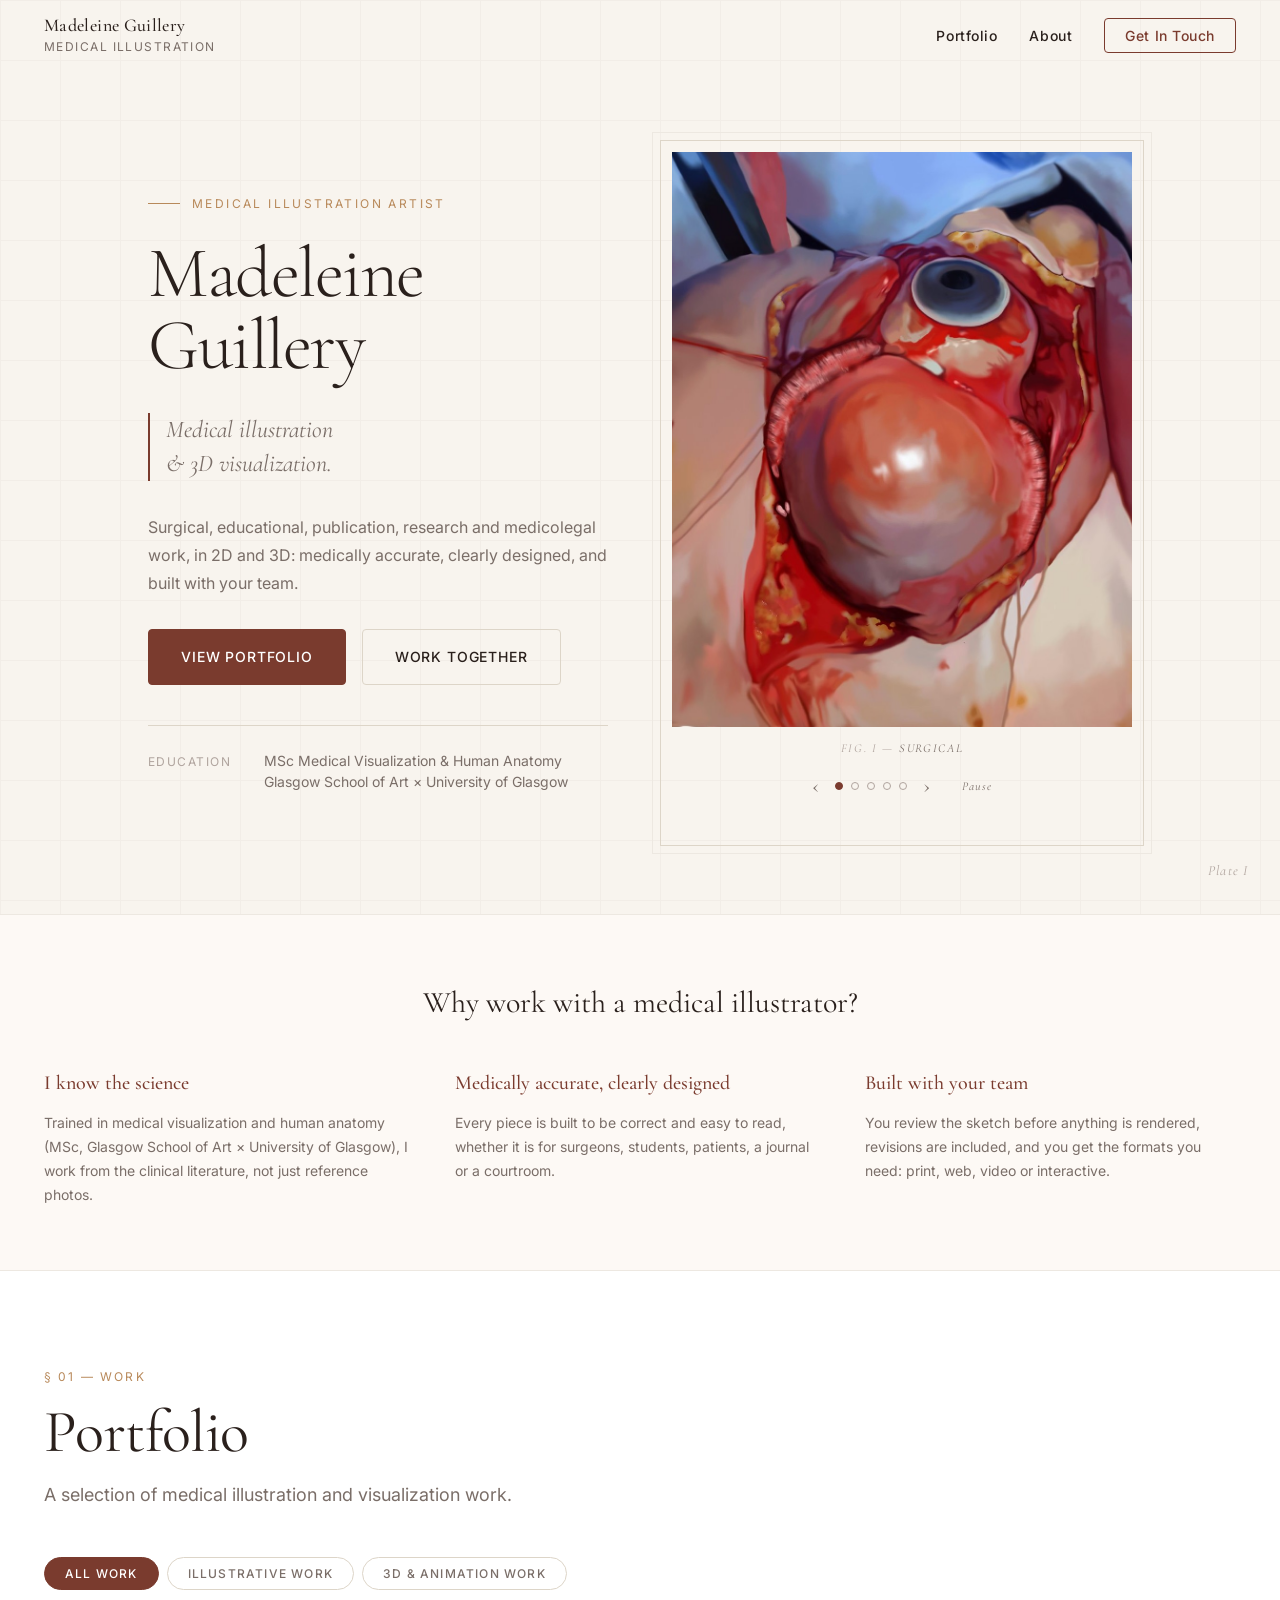
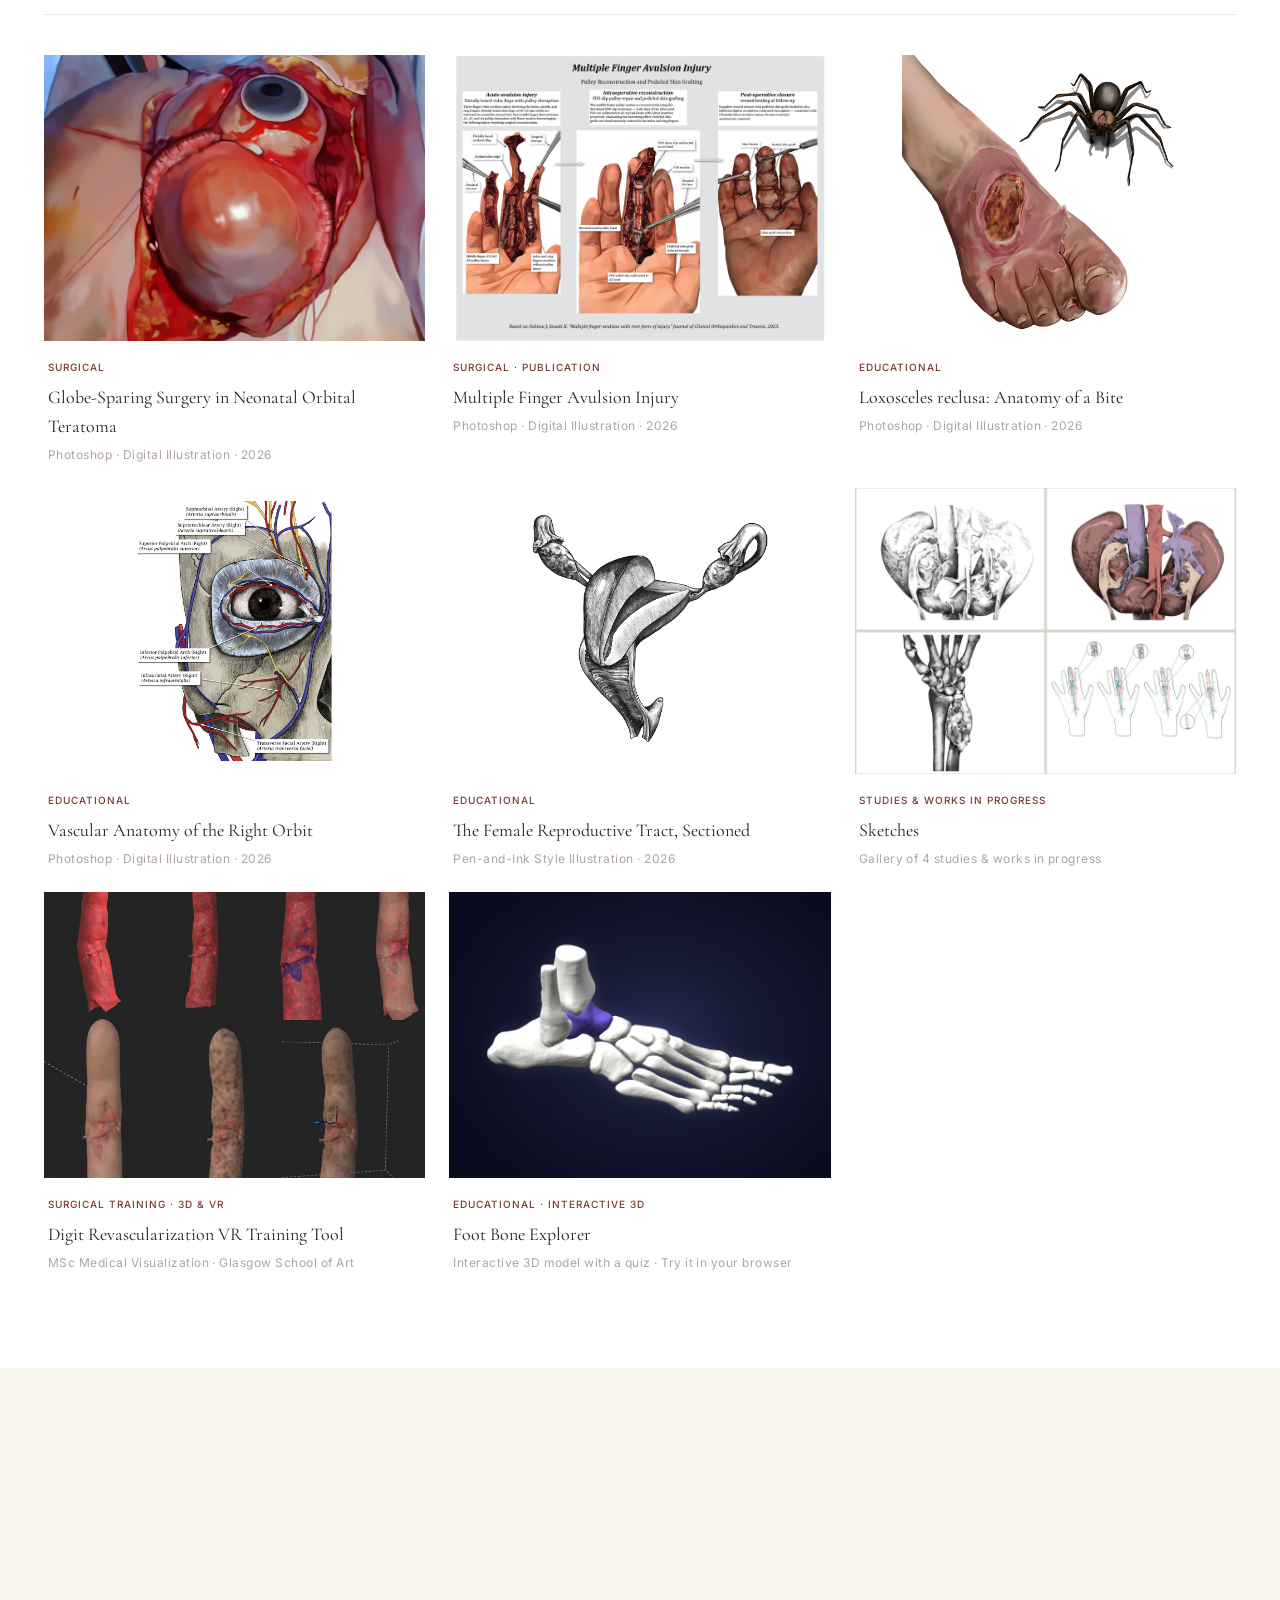
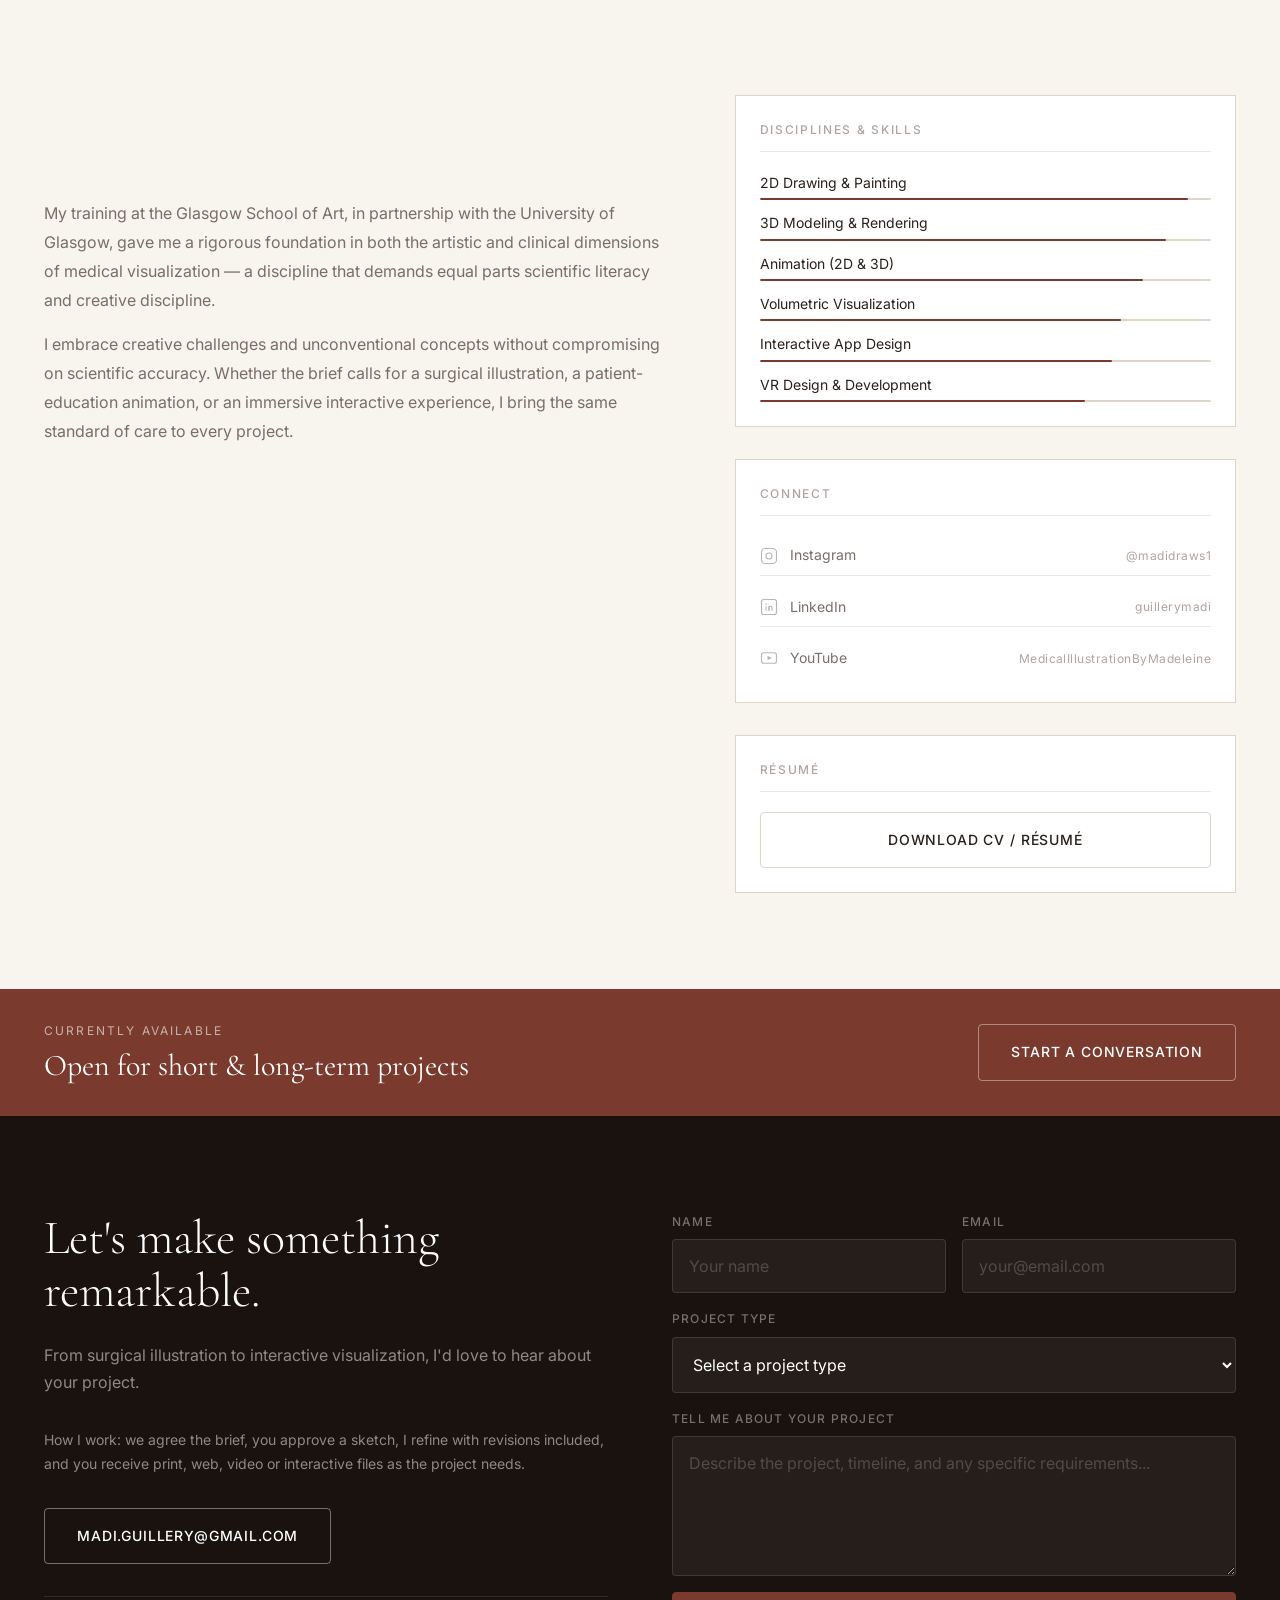
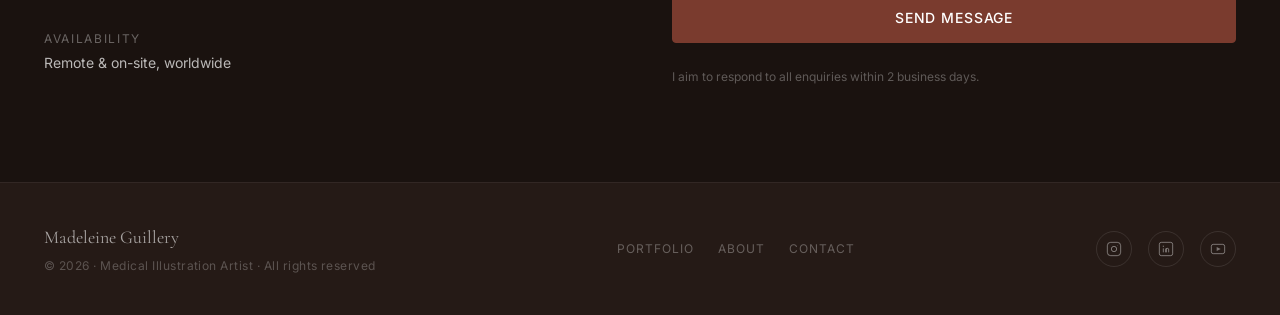
<file: index.html>
<!DOCTYPE html>
<html lang="en">
<head>
  <meta charset="UTF-8">
  <meta name="viewport" content="width=device-width, initial-scale=1.0">
  <title>Madeleine Guillery — Medical Illustration Artist</title>
  <meta name="description" content="Medical illustrator and 3D visualization artist for surgical, educational, publication, research and medicolegal work. MSc Medical Visualization &amp; Human Anatomy, Glasgow School of Art and University of Glasgow.">
  <meta name="author" content="Madeleine Guillery">

  <!-- Open Graph -->
  <meta property="og:title" content="Madeleine Guillery — Medical Illustration Artist">
  <meta property="og:description" content="Transforming complex medical concepts into captivating visual narratives.">
  <meta property="og:type" content="website">

  <!-- Google Fonts: Cormorant Garamond (serif) + Inter (sans) -->
  <link rel="preconnect" href="https://fonts.googleapis.com">
  <link rel="preconnect" href="https://fonts.gstatic.com" crossorigin>
  <link href="https://fonts.googleapis.com/css2?family=Cormorant+Garamond:ital,wght@0,300;0,400;0,500;0,600;1,300;1,400;1,500&family=Inter:wght@300;400;500;600&display=swap" rel="stylesheet">

  <link rel="stylesheet" href="css/styles.css">
</head>
<body>

  <!-- ======================================================================
       NAVIGATION
       ====================================================================== -->
  <nav class="nav" id="nav">
    <div class="nav__container">

      <!-- Logo / Name -->
      <a href="#home" class="nav__logo">
        <span class="nav__logo-name">Madeleine Guillery</span>
        <span class="nav__logo-title">Medical Illustration</span>
      </a>

      <!-- Desktop nav links -->
      <ul class="nav__links">
        <li><a href="#portfolio" class="nav__link">Portfolio</a></li>
        <li><a href="#about"     class="nav__link">About</a></li>
        <li><a href="#contact"   class="nav__link nav__link--cta">Get In Touch</a></li>
      </ul>

      <!-- Hamburger (mobile only) -->
      <button class="nav__toggle" id="navToggle" aria-label="Toggle navigation" aria-expanded="false">
        <span></span>
        <span></span>
        <span></span>
      </button>
    </div>
  </nav>

  <!-- Mobile slide-down menu -->
  <div class="mobile-menu" id="mobileMenu" aria-hidden="true">
    <ul class="mobile-menu__links">
      <li><a href="#portfolio" class="mobile-menu__link">Portfolio</a></li>
      <li><a href="#about"     class="mobile-menu__link">About</a></li>
      <li><a href="#contact"   class="mobile-menu__link">Get In Touch</a></li>
    </ul>
  </div>


  <!-- ======================================================================
       HERO
       ====================================================================== -->
  <section id="home" class="hero">
    <div class="hero__container">

      <!-- Left: text content -->
      <div class="hero__content">
        <p class="hero__eyebrow reveal">Medical Illustration Artist</p>

        <h1 class="hero__name reveal reveal--delay-1">
          Madeleine<br>Guillery
        </h1>

        <p class="hero__tagline reveal reveal--delay-2">
          Medical illustration<br>&amp; 3D visualization.
        </p>

        <p class="hero__bio reveal reveal--delay-2">
          Surgical, educational, publication, research and medicolegal
          work, in 2D and 3D: medically accurate, clearly designed, and
          built with your team.
        </p>

        <div class="hero__actions reveal reveal--delay-3">
          <a href="#portfolio" class="btn btn--primary">View Portfolio</a>
          <a href="#contact"   class="btn btn--secondary">Work Together</a>
        </div>

        <div class="hero__credentials reveal reveal--delay-4">
          <div class="credential">
            <span class="credential__label">Education</span>
            <span class="credential__value">
              MSc Medical Visualization &amp; Human Anatomy<br>
              Glasgow School of Art × University of Glasgow
            </span>
          </div>
        </div>
      </div>

      <!-- Right: hero carousel, one plate per kind of work -->
      <div class="hero__image reveal reveal--delay-2">
        <div class="hero__image-frame hero__carousel" id="heroCarousel" role="region" aria-roledescription="carousel" aria-label="Featured work">
          <div class="hero__image-inner">
            <a href="projects/orbital-teratoma-surgical-illustration.html" class="hero__slide is-active" data-kind="Surgical" data-title="Globe-Sparing Surgery in Neonatal Orbital Teratoma">
              <img src="assets/portfolio/illustrations/orbital-teratoma/panel-1-intraoperative-exposure-cropped.jpg" alt="Intraoperative exposure panel from Globe-Sparing Surgery in Neonatal Orbital Teratoma" style="object-position:center;">
            </a>
            <a href="projects/multiple-finger-avulsion.html" class="hero__slide" data-kind="Surgical &middot; Publication" data-title="Multiple Finger Avulsion Injury" aria-hidden="true" tabindex="-1">
              <img src="assets/portfolio/illustrations/multiple-finger-avulsion/hero-intraoperative-crop.jpg" alt="Intraoperative reconstruction panel from Multiple Finger Avulsion Injury, based on a published case report" style="object-position:center;" loading="lazy">
            </a>
            <a href="projects/digit-revascularization-vr.html" class="hero__slide" data-kind="3D &amp; Interactive" data-title="Digit Revascularization VR Training Tool" aria-hidden="true" tabindex="-1">
              <img src="assets/portfolio/thesis/digit-revascularization/process-model-progress.jpg" alt="3D digit models from the Digit Revascularization VR Training Tool, from vascular layer to finished skin" style="object-position:center;" loading="lazy">
            </a>
            <a href="projects/vascular-anatomy-right-orbit.html" class="hero__slide" data-kind="Educational" data-title="Vascular Anatomy of the Right Orbit" aria-hidden="true" tabindex="-1">
              <img src="assets/portfolio/aminktober/vascular-orbit-final.jpg" alt="Vascular Anatomy of the Right Orbit, labeled teaching plate with English and Latin labels" style="object-position:center;" loading="lazy">
            </a>
            <a href="projects/female-reproductive-tract-sectioned.html" class="hero__slide" data-kind="Educational &middot; Pen and ink" data-title="The Female Reproductive Tract, Sectioned" aria-hidden="true" tabindex="-1">
              <img src="assets/portfolio/aminktober/female-reproductive-tract-final.jpg" alt="The Female Reproductive Tract, Sectioned, pen-and-ink style illustration" style="object-position:center;" loading="lazy">
            </a>
          </div>
          <p class="hero__image-caption" aria-live="polite">
            <span class="hero__caption-fig">Fig. I</span> &mdash;
            <span class="hero__caption-kind">Surgical</span>
          </p>
          <div class="hero__carousel-controls">
            <button type="button" class="hero__arrow" data-dir="-1" aria-label="Previous plate">&lsaquo;</button>
            <button type="button" class="hero__dot is-active" aria-label="Show plate I" aria-current="true"></button>
            <button type="button" class="hero__dot" aria-label="Show plate II"></button>
            <button type="button" class="hero__dot" aria-label="Show plate III"></button>
            <button type="button" class="hero__dot" aria-label="Show plate IV"></button>
            <button type="button" class="hero__dot" aria-label="Show plate V"></button>
            <button type="button" class="hero__arrow" data-dir="1" aria-label="Next plate">&rsaquo;</button>
            <button type="button" class="hero__pause" aria-label="Pause slideshow" aria-pressed="false">Pause</button>
          </div>
        </div>
      </div>
    </div>

    <!-- Plate annotation -->
    <span class="hero__plate-label" id="heroPlateLabel">Plate I</span>
  </section>


  <!-- ======================================================================
       WHY A MEDICAL ILLUSTRATOR
       ====================================================================== -->
  <section class="why" aria-labelledby="whyTitle">
    <div class="container">
      <h2 class="why__title reveal" id="whyTitle">Why work with a medical illustrator?</h2>
      <div class="why__grid">
        <div class="why__item reveal">
          <h3 class="why__item-title">I know the science</h3>
          <p>Trained in medical visualization and human anatomy (MSc, Glasgow School of Art &times; University of Glasgow), I work from the clinical literature, not just reference photos.</p>
        </div>
        <div class="why__item reveal reveal--delay-1">
          <h3 class="why__item-title">Medically accurate, clearly designed</h3>
          <p>Every piece is built to be correct and easy to read, whether it is for surgeons, students, patients, a journal or a courtroom.</p>
        </div>
        <div class="why__item reveal reveal--delay-2">
          <h3 class="why__item-title">Built with your team</h3>
          <p>You review the sketch before anything is rendered, revisions are included, and you get the formats you need: print, web, video or interactive.</p>
        </div>
      </div>
    </div>
  </section>


  <!-- ======================================================================
       PORTFOLIO
       ====================================================================== -->
  <section id="portfolio" class="portfolio section">
    <div class="container">

      <div class="section__header reveal">
        <p class="section__label">§ 01 — Work</p>
        <h2 class="section__title">Portfolio</h2>
        <p class="section__subtitle">
          A selection of medical illustration and visualization work.
        </p>
      </div>

      <!-- Category filter tabs -->
      <div class="portfolio__filters reveal">
        <button class="filter-btn active" data-filter="all">All Work</button>
        <button class="filter-btn" data-filter="illustrative">Illustrative work</button>
        <button class="filter-btn" data-filter="3d">3D &amp; Animation work</button>
        <!-- Add when the first piece is ready: <button class="filter-btn" data-filter="social">Social media work</button> -->
      </div>

      <!-- Portfolio grid -->
      <div class="portfolio__grid" id="portfolioGrid">

        <!-- ── ILLUSTRATIONS ─────────────────────────────────────────── -->

        <article class="portfolio__item reveal" data-category="illustrative">
          <a href="projects/orbital-teratoma-surgical-illustration.html" style="display:contents;">
            <div class="portfolio__item-image">
              <img src="assets/portfolio/illustrations/orbital-teratoma/panel-1-intraoperative-exposure-cropped.jpg" alt="Globe-Sparing Surgery in Neonatal Orbital Teratoma — intraoperative exposure panel">
              <div class="portfolio__overlay">
                <p class="portfolio__overlay-cat">Illustrative work</p>
                <h3 class="portfolio__overlay-title">Globe-Sparing Surgery in Neonatal Orbital Teratoma</h3>
              </div>
            </div>
            <div class="portfolio__item-info">
              <p class="portfolio__item-tag">Surgical</p>
              <h3 class="portfolio__item-title">Globe-Sparing Surgery in Neonatal Orbital Teratoma</h3>
              <p class="portfolio__item-caption">Photoshop &middot; Digital Illustration · 2026</p>
            </div>
          </a>
        </article>

        <article class="portfolio__item reveal reveal--delay-1" data-category="illustrative">
          <a href="projects/multiple-finger-avulsion.html" style="display:contents;">
            <div class="portfolio__item-image">
              <img src="assets/portfolio/illustrations/multiple-finger-avulsion/final-plate.jpg" alt="Multiple Finger Avulsion Injury — three-panel surgical illustration series">
              <div class="portfolio__overlay">
                <p class="portfolio__overlay-cat">Illustrative work</p>
                <h3 class="portfolio__overlay-title">Multiple Finger Avulsion Injury</h3>
              </div>
            </div>
            <div class="portfolio__item-info">
              <p class="portfolio__item-tag">Surgical &middot; Publication</p>
              <h3 class="portfolio__item-title">Multiple Finger Avulsion Injury</h3>
              <p class="portfolio__item-caption">Photoshop &middot; Digital Illustration · 2026</p>
            </div>
          </a>
        </article>

        <!-- ── AMINKTOBER ─────────────────────────────────────────────── -->

        <article class="portfolio__item reveal reveal--delay-2" data-category="illustrative">
          <a href="projects/loxosceles-reclusa-bite.html" style="display:contents;">
            <div class="portfolio__item-image">
              <img src="assets/portfolio/aminktober/recluse-bite-final.jpg" alt="Loxosceles reclusa: Anatomy of a Bite — brown recluse spider beside a necrotic bite lesion" style="object-fit:contain; background:#fff;">
              <div class="portfolio__overlay">
                <p class="portfolio__overlay-cat">Illustrative work</p>
                <h3 class="portfolio__overlay-title">Loxosceles reclusa: Anatomy of a Bite</h3>
              </div>
            </div>
            <div class="portfolio__item-info">
              <p class="portfolio__item-tag">Educational</p>
              <h3 class="portfolio__item-title">Loxosceles reclusa: Anatomy of a Bite</h3>
              <p class="portfolio__item-caption">Photoshop &middot; Digital Illustration · 2026</p>
            </div>
          </a>
        </article>

        <article class="portfolio__item reveal reveal--delay-3" data-category="illustrative">
          <a href="projects/vascular-anatomy-right-orbit.html" style="display:contents;">
            <div class="portfolio__item-image">
              <img src="assets/portfolio/aminktober/vascular-orbit-final.jpg" alt="Vascular Anatomy of the Right Orbit — labeled arteries, veins and nerves" style="object-fit:contain; background:#fff;">
              <div class="portfolio__overlay">
                <p class="portfolio__overlay-cat">Illustrative work</p>
                <h3 class="portfolio__overlay-title">Vascular Anatomy of the Right Orbit</h3>
              </div>
            </div>
            <div class="portfolio__item-info">
              <p class="portfolio__item-tag">Educational</p>
              <h3 class="portfolio__item-title">Vascular Anatomy of the Right Orbit</h3>
              <p class="portfolio__item-caption">Photoshop &middot; Digital Illustration · 2026</p>
            </div>
          </a>
        </article>

        <article class="portfolio__item reveal reveal--delay-1" data-category="illustrative">
          <a href="projects/female-reproductive-tract-sectioned.html" style="display:contents;">
            <div class="portfolio__item-image">
              <img src="assets/portfolio/aminktober/female-reproductive-tract-final.jpg" alt="The Female Reproductive Tract, Sectioned — pen-and-ink style illustration" style="object-fit:contain; background:#fff;">
              <div class="portfolio__overlay">
                <p class="portfolio__overlay-cat">Illustrative work</p>
                <h3 class="portfolio__overlay-title">The Female Reproductive Tract, Sectioned</h3>
              </div>
            </div>
            <div class="portfolio__item-info">
              <p class="portfolio__item-tag">Educational</p>
              <h3 class="portfolio__item-title">The Female Reproductive Tract, Sectioned</h3>
              <p class="portfolio__item-caption">Pen-and-Ink Style Illustration · 2026</p>
            </div>
          </a>
        </article>

        <!-- ── SKETCHES ───────────────────────────────────────────────── -->

        <article class="portfolio__item reveal reveal--delay-2" data-category="illustrative">
          <a href="projects/sketches.html" style="display:contents;">
            <div class="portfolio__item-image">
              <img src="assets/portfolio/sketches/sketches-collection.jpg" alt="Collage of four anatomical and surgical sketches">
              <div class="portfolio__overlay">
                <p class="portfolio__overlay-cat">Illustrative work &middot; 4 sketches</p>
                <h3 class="portfolio__overlay-title">Sketches</h3>
              </div>
            </div>
            <div class="portfolio__item-info">
              <p class="portfolio__item-tag">Studies &amp; works in progress</p>
              <h3 class="portfolio__item-title">Sketches</h3>
              <p class="portfolio__item-caption">Gallery of 4 studies &amp; works in progress</p>
            </div>
          </a>
        </article>

        <!-- ── THESIS PROJECT ─────────────────────────────────────────── -->

        <article class="portfolio__item reveal" data-category="3d">
          <a href="projects/digit-revascularization-vr.html" style="display:contents;">
            <div class="portfolio__item-image">
              <img src="assets/portfolio/thesis/digit-revascularization/process-model-progress.jpg" alt="Digit Revascularization VR Training Tool — 3D digit models from vascular layer to finished skin">
              <div class="portfolio__overlay">
                <p class="portfolio__overlay-cat">3D &amp; Animation work</p>
                <h3 class="portfolio__overlay-title">Digit Revascularization VR Training Tool</h3>
              </div>
            </div>
            <div class="portfolio__item-info">
              <p class="portfolio__item-tag">Surgical training &middot; 3D &amp; VR</p>
              <h3 class="portfolio__item-title">Digit Revascularization VR Training Tool</h3>
              <p class="portfolio__item-caption">MSc Medical Visualization · Glasgow School of Art</p>
            </div>
          </a>
        </article>

        <!-- ── INTERACTIVE ────────────────────────────────────────────── -->

        <article class="portfolio__item reveal reveal--delay-1" data-category="3d">
          <a href="projects/foot-bone-explorer.html" style="display:contents;">
            <div class="portfolio__item-image">
              <img src="assets/portfolio/3d/foot-bone-explorer/foot-bone-explorer-cover.jpg" alt="Foot Bone Explorer: 3D model of the bones of the right foot and ankle, with the talus highlighted">
              <div class="portfolio__overlay">
                <p class="portfolio__overlay-cat">3D &amp; Animation work</p>
                <h3 class="portfolio__overlay-title">Foot Bone Explorer</h3>
              </div>
            </div>
            <div class="portfolio__item-info">
              <p class="portfolio__item-tag">Educational &middot; Interactive 3D</p>
              <h3 class="portfolio__item-title">Foot Bone Explorer</h3>
              <p class="portfolio__item-caption">Interactive 3D model with a quiz &middot; Try it in your browser</p>
            </div>
          </a>
        </article>

      </div><!-- /portfolio__grid -->
    </div>
  </section>


  <!-- ======================================================================
       ABOUT
       ====================================================================== -->
  <section id="about" class="about section">
    <div class="container">

      <div class="about__grid">

        <!-- Left: written content -->
        <div class="about__content">
          <div class="reveal">
            <p class="section__label">§ 02 — About</p>
            <h2 class="section__title">About<br>Madeleine</h2>
          </div>

          <p class="about__intro reveal">
            Multi-disciplinary bio-medical artist working across the full
            spectrum of medical visualization — from hand-drawn anatomical
            study to 3D rendering and VR.
          </p>

          <div class="about__body reveal">
            <p>
              My training at the Glasgow School of Art, in partnership with the
              University of Glasgow, gave me a rigorous foundation in both the
              artistic and clinical dimensions of medical visualization — a
              discipline that demands equal parts scientific literacy and
              creative discipline.
            </p>
            <p>
              I embrace creative challenges and unconventional concepts without
              compromising on scientific accuracy. Whether the brief calls for a
              surgical illustration, a patient-education animation, or an
              immersive interactive experience, I bring the same standard of
              care to every project.
            </p>
          </div>
        </div>

        <!-- Right: sidebar cards -->
        <aside class="about__sidebar">

          <!-- Education -->
          <div class="about__card reveal">
            <p class="about__card-title">Education</p>
            <div class="about__edu-item">
              <p class="about__edu-degree">MSc Medical Visualization<br>&amp; Human Anatomy</p>
              <p class="about__edu-school">Glasgow School of Art × University of Glasgow</p>
              <p class="about__edu-detail">Joint Programme · Distinction</p>
            </div>
          </div>

          <!-- Disciplines -->
          <div class="about__card reveal">
            <p class="about__card-title">Disciplines &amp; Skills</p>
            <div class="skills-list">
              <div class="skill-item">
                <div class="skill-item__label">
                  <span class="skill-item__name">2D Drawing &amp; Painting</span>
                </div>
                <div class="skill-item__bar"><div class="skill-item__fill" style="width:95%"></div></div>
              </div>
              <div class="skill-item">
                <div class="skill-item__label">
                  <span class="skill-item__name">3D Modeling &amp; Rendering</span>
                </div>
                <div class="skill-item__bar"><div class="skill-item__fill" style="width:90%"></div></div>
              </div>
              <div class="skill-item">
                <div class="skill-item__label">
                  <span class="skill-item__name">Animation (2D &amp; 3D)</span>
                </div>
                <div class="skill-item__bar"><div class="skill-item__fill" style="width:85%"></div></div>
              </div>
              <div class="skill-item">
                <div class="skill-item__label">
                  <span class="skill-item__name">Volumetric Visualization</span>
                </div>
                <div class="skill-item__bar"><div class="skill-item__fill" style="width:80%"></div></div>
              </div>
              <div class="skill-item">
                <div class="skill-item__label">
                  <span class="skill-item__name">Interactive App Design</span>
                </div>
                <div class="skill-item__bar"><div class="skill-item__fill" style="width:78%"></div></div>
              </div>
              <div class="skill-item">
                <div class="skill-item__label">
                  <span class="skill-item__name">VR Design &amp; Development</span>
                </div>
                <div class="skill-item__bar"><div class="skill-item__fill" style="width:72%"></div></div>
              </div>
            </div>
          </div>

          <!-- Social / Connect -->
          <div class="about__card reveal">
            <p class="about__card-title">Connect</p>
            <div class="social-links">
              <a href="https://www.instagram.com/madidraws1" target="_blank" rel="noopener" class="social-link">
                <!-- Instagram icon -->
                <svg class="social-link__icon" viewBox="0 0 24 24" fill="none" stroke="currentColor" stroke-width="1.5" xmlns="http://www.w3.org/2000/svg">
                  <rect x="2" y="2" width="20" height="20" rx="5" ry="5"/>
                  <circle cx="12" cy="12" r="4"/>
                  <circle cx="17.5" cy="6.5" r="0.5" fill="currentColor" stroke="none"/>
                </svg>
                Instagram
                <span class="social-link__handle">@madidraws1</span>
              </a>
              <a href="https://www.linkedin.com/in/guillerymadi" target="_blank" rel="noopener" class="social-link">
                <!-- LinkedIn icon -->
                <svg class="social-link__icon" viewBox="0 0 24 24" fill="none" stroke="currentColor" stroke-width="1.5" xmlns="http://www.w3.org/2000/svg">
                  <rect x="2" y="2" width="20" height="20" rx="3"/>
                  <line x1="8" y1="11" x2="8" y2="17"/>
                  <line x1="8" y1="7" x2="8" y2="9"/>
                  <path d="M12 17v-4a2 2 0 014 0v4"/>
                  <line x1="12" y1="11" x2="12" y2="17"/>
                </svg>
                LinkedIn
                <span class="social-link__handle">guillerymadi</span>
              </a>
              <a href="https://www.youtube.com/@MedicalIllustrationByMadeleine" target="_blank" rel="noopener" class="social-link">
                <!-- YouTube icon -->
                <svg class="social-link__icon" viewBox="0 0 24 24" fill="none" stroke="currentColor" stroke-width="1.5" xmlns="http://www.w3.org/2000/svg">
                  <rect x="2" y="5" width="20" height="14" rx="3"/>
                  <polygon points="10,9 16,12 10,15" fill="currentColor" stroke="none"/>
                </svg>
                YouTube
                <span class="social-link__handle">MedicalIllustrationByMadeleine</span>
              </a>
            </div>
          </div>

          <!-- Resume download -->
          <div class="about__card reveal">
            <p class="about__card-title">Résumé</p>
            <!--
              Link to your CV PDF:
              <a href="assets/ResumeMadeleineGuillery.pdf" ...>
            -->
            <a href="assets/ResumeMadeleineGuillery.pdf" class="btn btn--secondary" style="width:100%; justify-content:center;" download>
              Download CV / Résumé
            </a>
          </div>

        </aside>
      </div>

    </div>
  </section>


  <!-- ======================================================================
       AVAILABILITY BANNER
       ====================================================================== -->
  <div class="availability">
    <div class="availability__inner">
      <div class="availability__text">
        <p class="availability__eyebrow">Currently Available</p>
        <p class="availability__headline">Open for short &amp; long-term projects</p>
      </div>
      <a href="#contact" class="btn btn--ghost">Start a Conversation</a>
    </div>
  </div>


  <!-- ======================================================================
       CONTACT
       ====================================================================== -->
  <section id="contact" class="contact">
    <div class="container">
      <div class="contact__grid">

        <!-- Left: info -->
        <div>
          <h2 class="contact__heading reveal">
            Let's make something<br>remarkable.
          </h2>
          <p class="contact__subtext reveal">
            From surgical illustration to interactive visualization,
            I'd love to hear about your project.
          </p>
          <p class="contact__subtext contact__process reveal">
            How I work: we agree the brief, you approve a sketch, I refine with
            revisions included, and you receive print, web, video or interactive
            files as the project needs.
          </p>
          <a href="mailto:madi.guillery@gmail.com" class="btn btn--ghost reveal">
            madi.guillery@gmail.com
          </a>

          <div class="contact__info reveal">
            <div class="contact__info-item">
              <p class="contact__info-label">Availability</p>
              <p class="contact__info-value">Remote &amp; on-site, worldwide</p>
            </div>
          </div>
        </div>

        <!-- Right: form -->
        <form class="contact__form reveal" id="contactForm" novalidate>
          <div class="form-row">
            <div class="form-group">
              <label for="name">Name</label>
              <input type="text" id="name" name="name" placeholder="Your name" required>
            </div>
            <div class="form-group">
              <label for="email">Email</label>
              <input type="email" id="email" name="email" placeholder="your@email.com" required>
            </div>
          </div>

          <div class="form-group">
            <label for="project-type">Project Type</label>
            <select id="project-type" name="project_type">
              <option value="" disabled selected>Select a project type</option>
              <option value="illustration">2D Illustration</option>
              <option value="3d">3D Modeling / Animation</option>
              <option value="2d-animation">2D Animation</option>
              <option value="interactive">Interactive / VR</option>
              <option value="other">Other / Not Sure Yet</option>
            </select>
          </div>

          <div class="form-group">
            <label for="message">Tell me about your project</label>
            <textarea id="message" name="message" placeholder="Describe the project, timeline, and any specific requirements..." required></textarea>
          </div>

          <button type="submit" class="btn btn--primary" style="width:100%; justify-content:center;">
            Send Message
          </button>

          <p class="contact__form-note">
            I aim to respond to all enquiries within 2 business days.
          </p>
        </form>

      </div>
    </div>
  </section>


  <!-- ======================================================================
       FOOTER
       ====================================================================== -->
  <footer class="footer">
    <div class="footer__inner">

      <div class="footer__brand">
        <p class="footer__name">Madeleine Guillery</p>
        <p class="footer__copy">&copy; 2026 &middot; Medical Illustration Artist &middot; All rights reserved</p>
      </div>

      <nav class="footer__links" aria-label="Footer navigation">
        <a href="#portfolio" class="footer__link">Portfolio</a>
        <a href="#about"     class="footer__link">About</a>
        <a href="#contact"   class="footer__link">Contact</a>
      </nav>

      <div class="footer__social">
        <!-- Instagram -->
        <a href="https://www.instagram.com/madidraws1" target="_blank" rel="noopener" class="footer__social-link" aria-label="Instagram">
          <svg width="16" height="16" viewBox="0 0 24 24" fill="none" stroke="currentColor" stroke-width="1.5">
            <rect x="2" y="2" width="20" height="20" rx="5"/>
            <circle cx="12" cy="12" r="4"/>
            <circle cx="17.5" cy="6.5" r="0.5" fill="currentColor" stroke="none"/>
          </svg>
        </a>
        <!-- LinkedIn -->
        <a href="https://www.linkedin.com/in/guillerymadi" target="_blank" rel="noopener" class="footer__social-link" aria-label="LinkedIn">
          <svg width="16" height="16" viewBox="0 0 24 24" fill="none" stroke="currentColor" stroke-width="1.5">
            <rect x="2" y="2" width="20" height="20" rx="3"/>
            <line x1="8" y1="11" x2="8" y2="17"/>
            <line x1="8" y1="7" x2="8" y2="9"/>
            <path d="M12 17v-4a2 2 0 014 0v4"/>
            <line x1="12" y1="11" x2="12" y2="17"/>
          </svg>
        </a>
        <!-- YouTube -->
        <a href="https://www.youtube.com/@MedicalIllustrationByMadeleine" target="_blank" rel="noopener" class="footer__social-link" aria-label="YouTube">
          <svg width="16" height="16" viewBox="0 0 24 24" fill="none" stroke="currentColor" stroke-width="1.5">
            <rect x="2" y="5" width="20" height="14" rx="3"/>
            <polygon points="10,9 16,12 10,15" fill="currentColor" stroke="none"/>
          </svg>
        </a>
      </div>

    </div>
  </footer>

  <script src="js/main.js"></script>
</body>
</html>
</file>
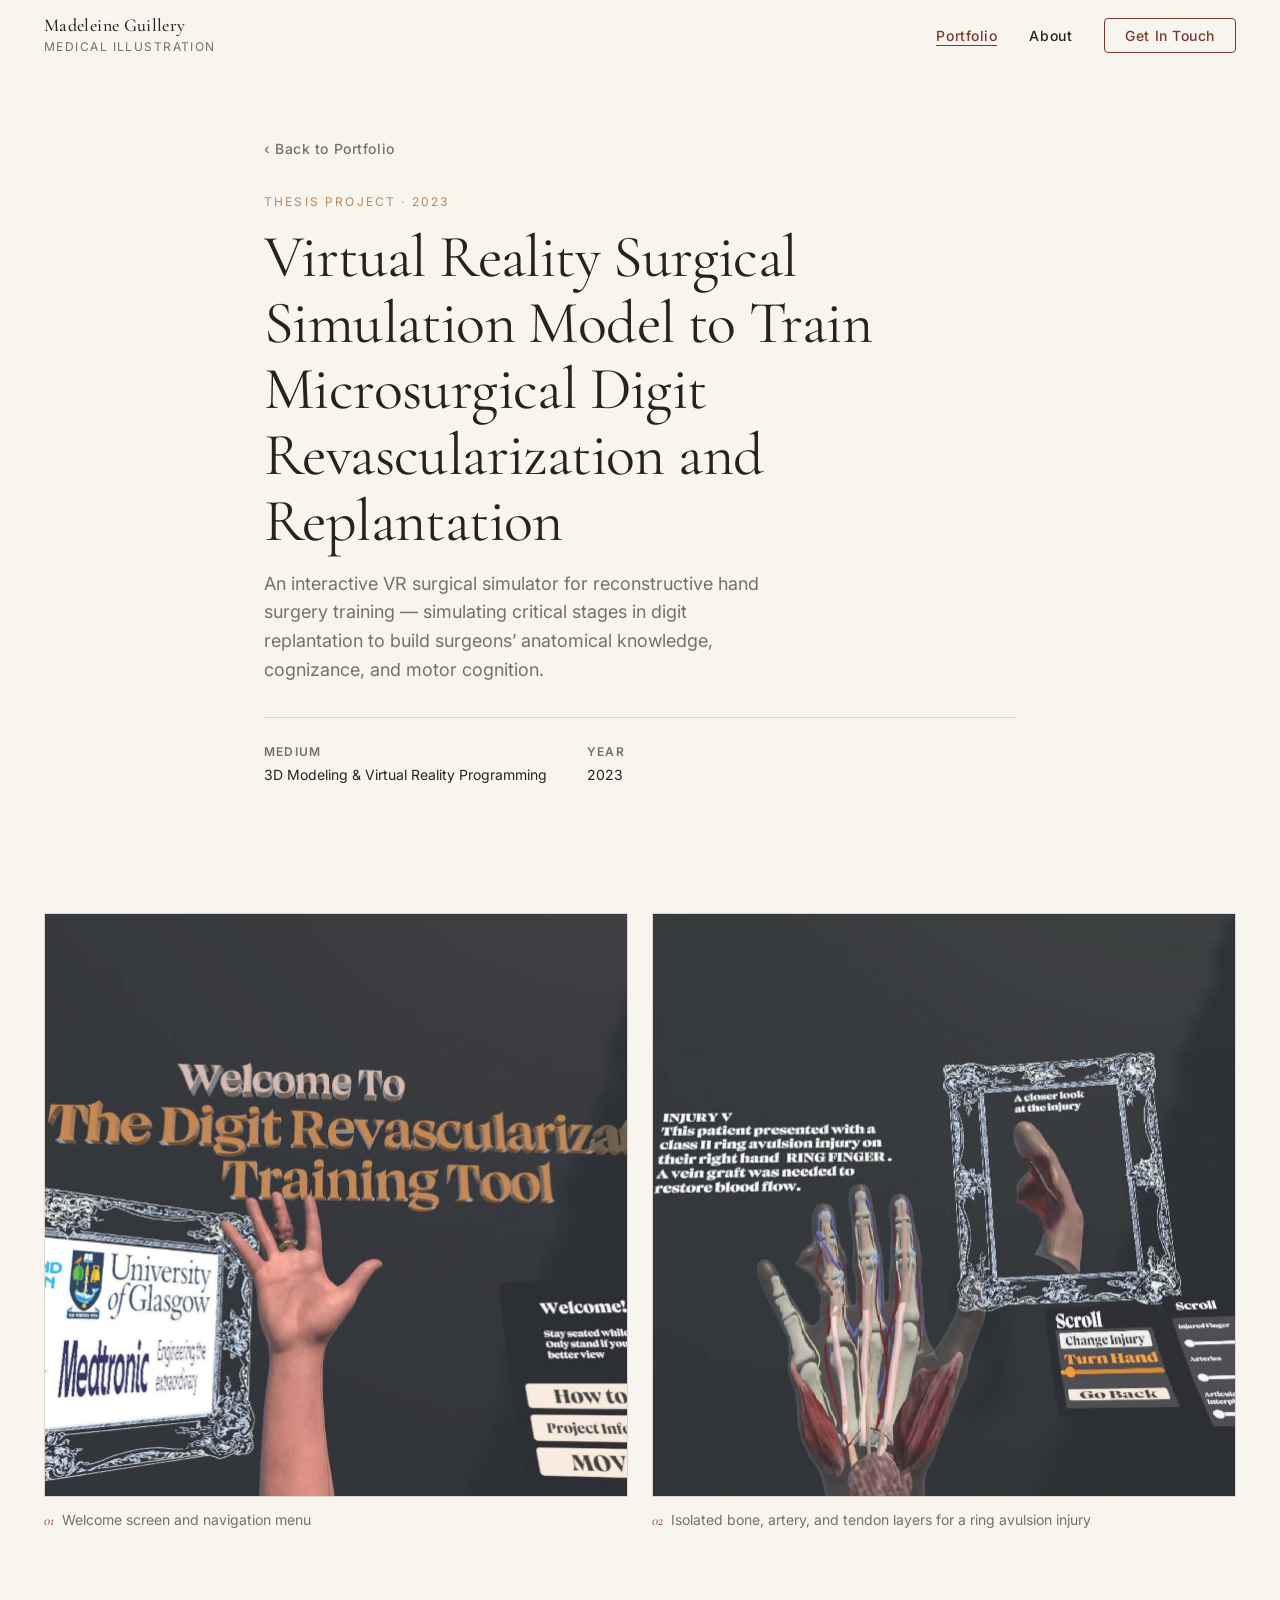
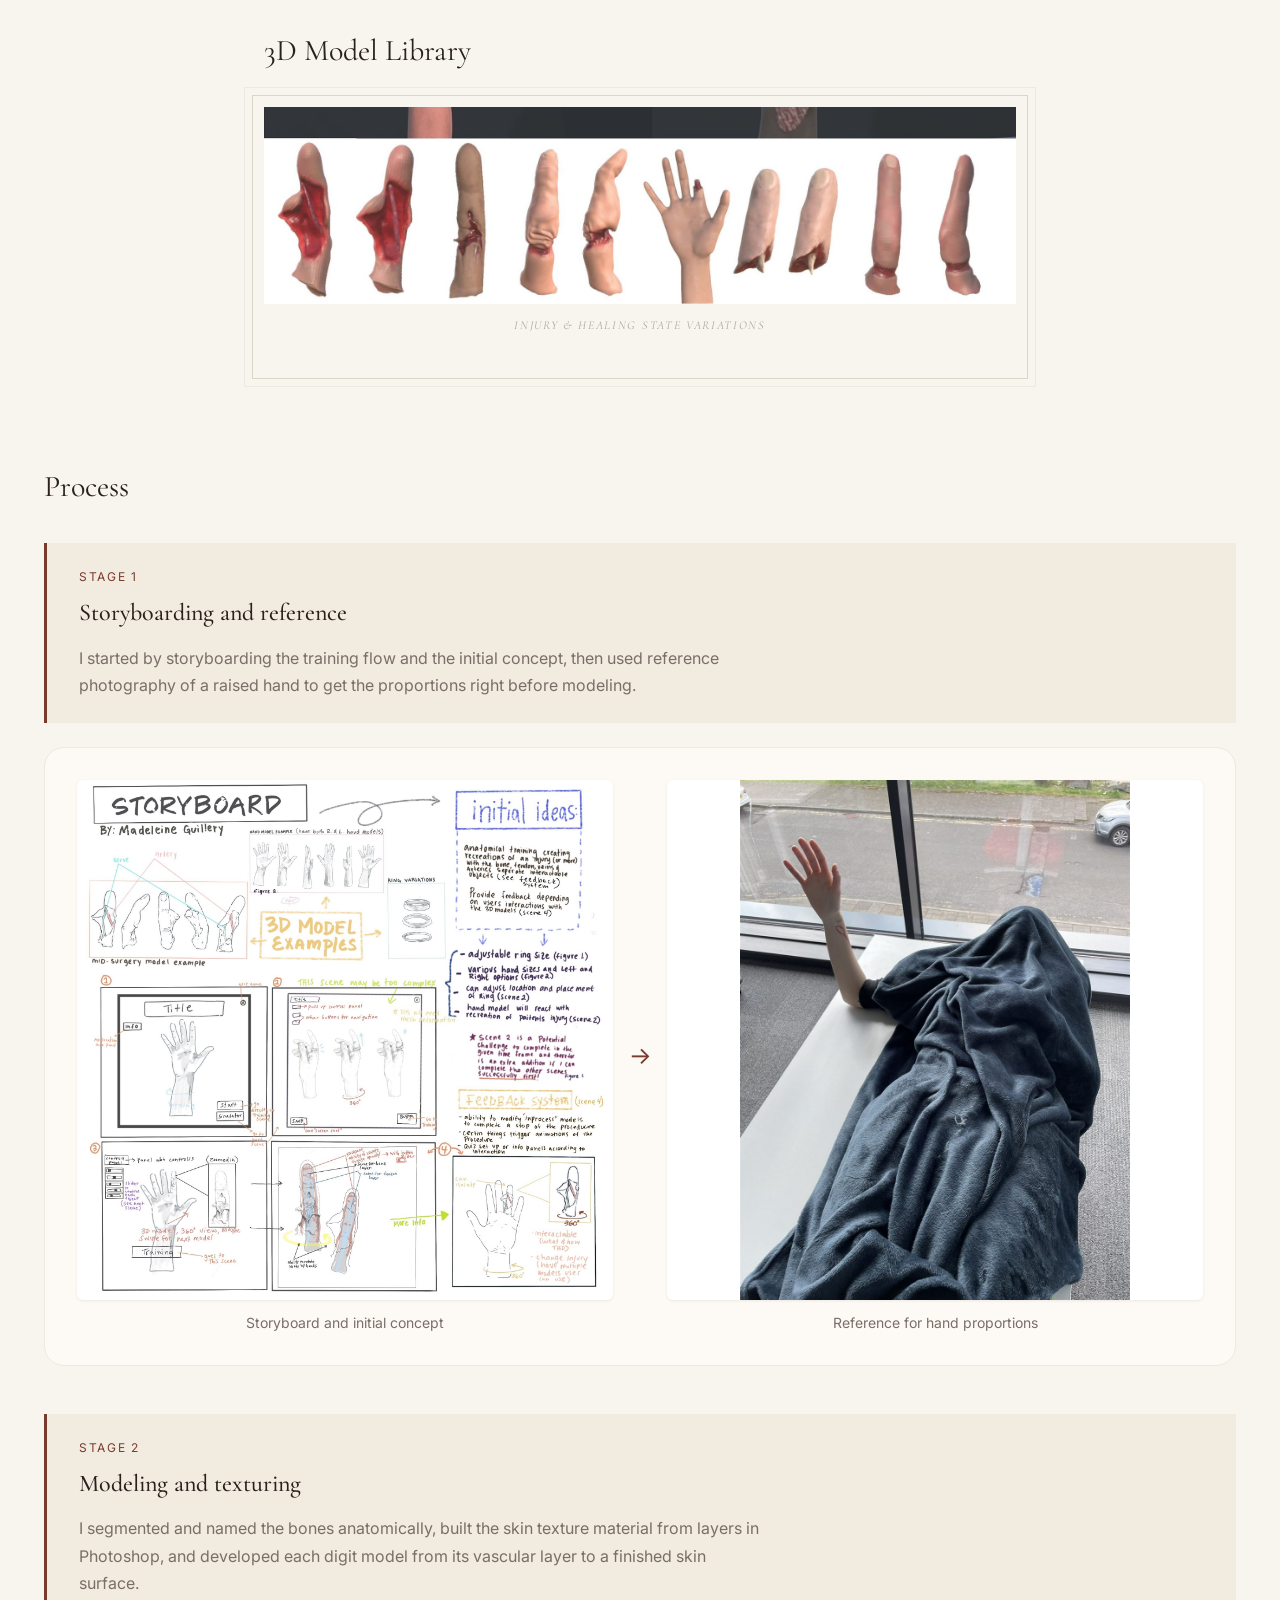
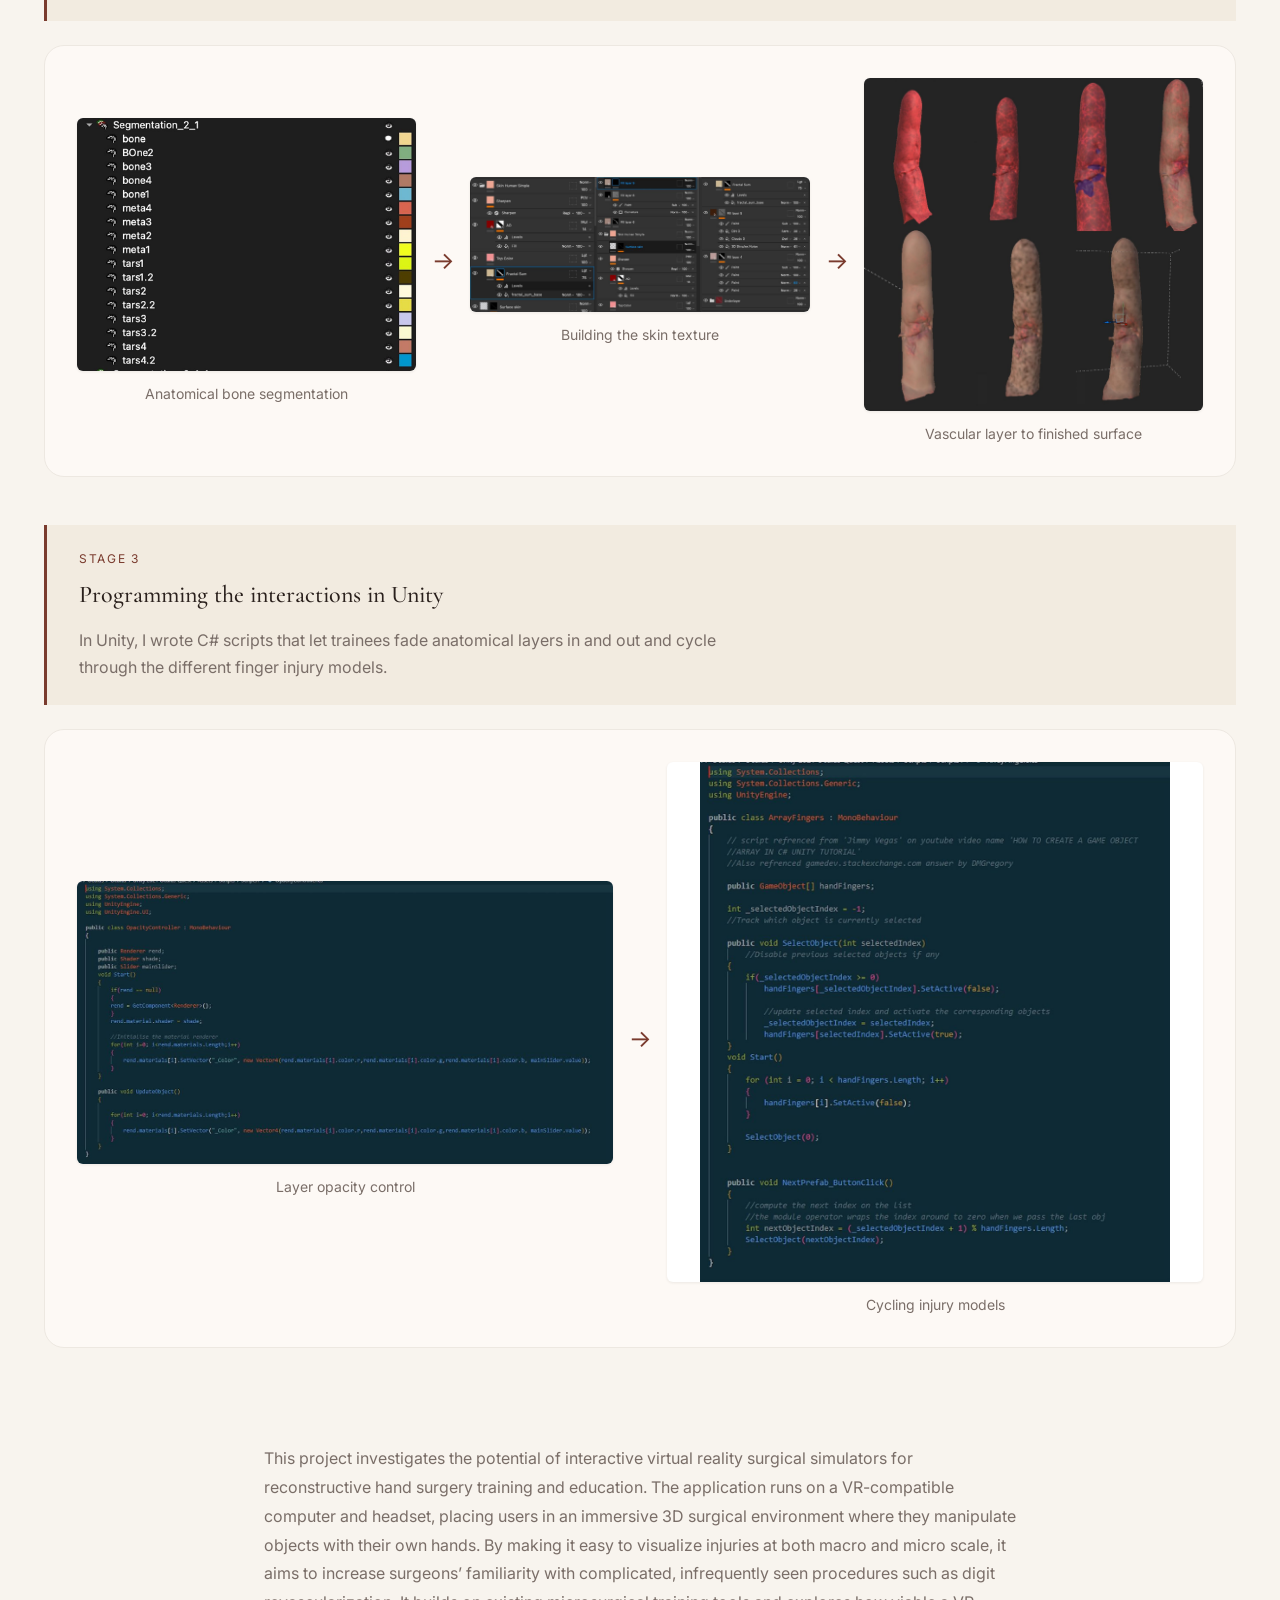
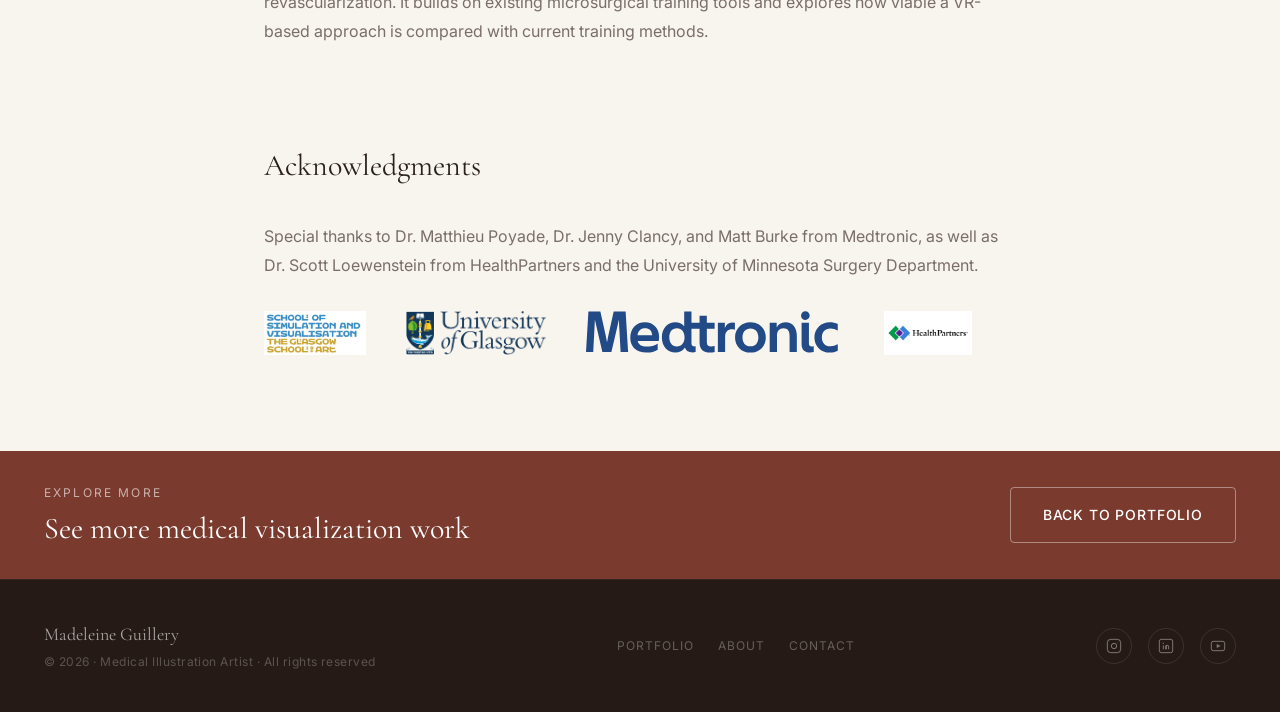
<file: projects/digit-revascularization-vr.html>
<!DOCTYPE html>
<html lang="en">
<head>
  <meta charset="UTF-8">
  <meta name="viewport" content="width=device-width, initial-scale=1.0">
  <title>Digit Revascularization VR Training Tool — Madeleine Guillery</title>
  <meta name="description" content="A VR surgical simulator for training microsurgical digit revascularization and replantation, by medical visualization artist Madeleine Guillery.">
  <meta name="author" content="Madeleine Guillery">

  <!-- Open Graph -->
  <meta property="og:title" content="Digit Revascularization VR Training Tool — Madeleine Guillery">
  <meta property="og:description" content="A Virtual Reality Surgical Simulation Model to Train Microsurgical Digit Revascularization and Replantation.">
  <meta property="og:type" content="article">

  <!-- Google Fonts: Cormorant Garamond (serif) + Inter (sans) -->
  <link rel="preconnect" href="https://fonts.googleapis.com">
  <link rel="preconnect" href="https://fonts.gstatic.com" crossorigin>
  <link href="https://fonts.googleapis.com/css2?family=Cormorant+Garamond:ital,wght@0,300;0,400;0,500;0,600;1,300;1,400;1,500&family=Inter:wght@300;400;500;600&display=swap" rel="stylesheet">

  <link rel="stylesheet" href="../css/styles.css">
</head>
<body>

  <!-- ======================================================================
       NAVIGATION
       ====================================================================== -->
  <nav class="nav scrolled" id="nav">
    <div class="nav__container">

      <a href="../index.html#home" class="nav__logo">
        <span class="nav__logo-name">Madeleine Guillery</span>
        <span class="nav__logo-title">Medical Illustration</span>
      </a>

      <ul class="nav__links">
        <li><a href="../index.html#portfolio" class="nav__link nav__link--active">Portfolio</a></li>
        <li><a href="../index.html#about"     class="nav__link">About</a></li>
        <li><a href="../index.html#contact"   class="nav__link nav__link--cta">Get In Touch</a></li>
      </ul>

      <button class="nav__toggle" id="navToggle" aria-label="Toggle navigation" aria-expanded="false">
        <span></span>
        <span></span>
        <span></span>
      </button>
    </div>
  </nav>

  <div class="mobile-menu" id="mobileMenu" aria-hidden="true">
    <ul class="mobile-menu__links">
      <li><a href="../index.html#portfolio" class="mobile-menu__link">Portfolio</a></li>
      <li><a href="../index.html#about"     class="mobile-menu__link">About</a></li>
      <li><a href="../index.html#contact"   class="mobile-menu__link">Get In Touch</a></li>
    </ul>
  </div>


  <!-- ======================================================================
       PROJECT HERO
       ====================================================================== -->
  <section class="project-hero">
    <div class="container container--narrow">

      <a href="../index.html#portfolio" class="project-hero__back reveal">&lsaquo; Back to Portfolio</a>

      <p class="section__label reveal">Thesis Project &middot; 2023</p>
      <h1 class="section__title reveal reveal--delay-1">
        Virtual Reality Surgical Simulation Model to Train Microsurgical Digit Revascularization and Replantation
      </h1>
      <p class="section__subtitle reveal reveal--delay-2">
        An interactive VR surgical simulator for reconstructive hand surgery
        training — simulating critical stages in digit replantation to build
        surgeons&rsquo; anatomical knowledge, cognizance, and motor cognition.
      </p>

      <div class="project-hero__meta reveal reveal--delay-3">
        <div class="project-hero__meta-item">
          <span class="project-hero__meta-label">Medium</span>
          <span class="project-hero__meta-value">3D Modeling &amp; Virtual Reality Programming</span>
        </div>
        <div class="project-hero__meta-item">
          <span class="project-hero__meta-label">Year</span>
          <span class="project-hero__meta-value">2023</span>
        </div>
      </div>

    </div>
  </section>


  <!-- ======================================================================
       THE APPLICATION — VR screenshots
       ====================================================================== -->
  <section class="section" style="padding-top:0;">
    <div class="container">
      <h2 class="project-subhead reveal">The Application</h2>

      <div class="project-plate-grid">
        <figure class="project-plate-grid__item reveal">
          <img src="../assets/portfolio/thesis/digit-revascularization/vr-welcome.jpg"
               alt="VR welcome screen for the Digit Revascularization Training Tool">
          <figcaption><span class="project-plate-grid__num">01</span>Welcome screen and navigation menu</figcaption>
        </figure>

        <figure class="project-plate-grid__item reveal reveal--delay-1">
          <img src="../assets/portfolio/thesis/digit-revascularization/vr-injury.jpg"
               alt="VR anatomy view showing a class II ring avulsion injury with isolated bone, artery, and tendon layers">
          <figcaption><span class="project-plate-grid__num">02</span>Isolated bone, artery, and tendon layers for a ring avulsion injury</figcaption>
        </figure>
      </div>
    </div>
  </section>


  <!-- ======================================================================
       3D MODEL LIBRARY
       ====================================================================== -->
  <section class="section" style="padding-top:0;">
    <div class="container container--narrow">
      <h2 class="project-subhead reveal">3D Model Library</h2>
      <div class="project-plate-frame reveal">
        <div class="project-plate-frame__inner">
          <img src="../assets/portfolio/thesis/digit-revascularization/model-strip.jpg"
               alt="Row of 3D digit models depicting a range of injury and healing states used in the training tool">
        </div>
        <p class="project-plate-frame__caption">Injury &amp; Healing State Variations</p>
      </div>
    </div>
  </section>


  <!-- ======================================================================
       PROCESS — storyboarding, modeling and texturing, then programming
       ====================================================================== -->
  <section class="section" style="padding-top:0;">
    <div class="container">
      <h2 class="project-subhead reveal">Process</h2>
      <div class="process-stages">
      <div class="process-stage">
        <div class="process-stage__intro reveal">
          <span class="process-stage__step">Stage 1</span>
          <h3 class="process-stage__title">Storyboarding and reference</h3>
          <p class="process-stage__text">I started by storyboarding the training flow and the initial concept, then used reference photography of a raised hand to get the proportions right before modeling.</p>
        </div>
        <div class="process-board">
          <figure class="process-board__item reveal">
            <img src="../assets/portfolio/thesis/digit-revascularization/process-storyboard.jpg"
                 alt="Hand-drawn storyboard and initial concept notes for the training tool" loading="lazy">
            <figcaption>Storyboard and initial concept</figcaption>
          </figure>
          <span class="process-board__arrow" aria-hidden="true">&rarr;</span>
          <figure class="process-board__item reveal">
            <img src="../assets/portfolio/thesis/digit-revascularization/process-reference-photo.jpg"
                 alt="Reference photography of a raised hand used for modeling proportions" loading="lazy">
            <figcaption>Reference for hand proportions</figcaption>
          </figure>
        </div>
      </div>
      <div class="process-stage">
        <div class="process-stage__intro reveal">
          <span class="process-stage__step">Stage 2</span>
          <h3 class="process-stage__title">Modeling and texturing</h3>
          <p class="process-stage__text">I segmented and named the bones anatomically, built the skin texture material from layers in Photoshop, and developed each digit model from its vascular layer to a finished skin surface.</p>
        </div>
        <div class="process-board">
          <figure class="process-board__item reveal">
            <img src="../assets/portfolio/thesis/digit-revascularization/process-segmentation.jpg"
                 alt="Anatomical bone segmentation naming list" loading="lazy">
            <figcaption>Anatomical bone segmentation</figcaption>
          </figure>
          <span class="process-board__arrow" aria-hidden="true">&rarr;</span>
          <figure class="process-board__item reveal">
            <img src="../assets/portfolio/thesis/digit-revascularization/process-texture-layers.jpg"
                 alt="Photoshop layer stack used to build the skin texture material" loading="lazy">
            <figcaption>Building the skin texture</figcaption>
          </figure>
          <span class="process-board__arrow" aria-hidden="true">&rarr;</span>
          <figure class="process-board__item reveal">
            <img src="../assets/portfolio/thesis/digit-revascularization/process-model-progress.jpg"
                 alt="Digit model progression from vascular layer to finished skin surface" loading="lazy">
            <figcaption>Vascular layer to finished surface</figcaption>
          </figure>
        </div>
      </div>
      <div class="process-stage">
        <div class="process-stage__intro reveal">
          <span class="process-stage__step">Stage 3</span>
          <h3 class="process-stage__title">Programming the interactions in Unity</h3>
          <p class="process-stage__text">In Unity, I wrote C# scripts that let trainees fade anatomical layers in and out and cycle through the different finger injury models.</p>
        </div>
        <div class="process-board">
          <figure class="process-board__item reveal">
            <img src="../assets/portfolio/thesis/digit-revascularization/process-code-opacity.jpg"
                 alt="Unity C# script controlling layer opacity" loading="lazy">
            <figcaption>Layer opacity control</figcaption>
          </figure>
          <span class="process-board__arrow" aria-hidden="true">&rarr;</span>
          <figure class="process-board__item reveal">
            <img src="../assets/portfolio/thesis/digit-revascularization/process-code-fingers.jpg"
                 alt="Unity C# script cycling through finger injury models" loading="lazy">
            <figcaption>Cycling injury models</figcaption>
          </figure>
        </div>
      </div>
      </div>
    </div>
  </section>


  <!-- ======================================================================
       PROJECT NOTES
       ====================================================================== -->
  <section class="section" style="padding-top:0;">
    <div class="container container--narrow">
      <div class="about__body reveal">
        <p>
          This project investigates the potential of interactive virtual reality
          surgical simulators for reconstructive hand surgery training and
          education. The application runs on a VR-compatible computer and
          headset, placing users in an immersive 3D surgical environment where
          they manipulate objects with their own hands. By making it easy to
          visualize injuries at both macro and micro scale, it aims to increase
          surgeons&rsquo; familiarity with complicated, infrequently seen
          procedures such as digit revascularization. It builds on existing
          microsurgical training tools and explores how viable a VR-based
          approach is compared with current training methods.
        </p>
      </div>
    </div>
  </section>


  <!-- ======================================================================
       ACKNOWLEDGMENTS
       ====================================================================== -->
  <section class="section" style="padding-top:0;">
    <div class="container container--narrow">
      <h2 class="project-subhead reveal">Acknowledgments</h2>
      <div class="about__body reveal">
        <p>
          Special thanks to Dr. Matthieu Poyade, Dr. Jenny Clancy, and Matt
          Burke from Medtronic, as well as Dr. Scott Loewenstein from
          HealthPartners and the University of Minnesota Surgery Department.
        </p>
      </div>

      <div class="project-logos reveal">
        <img src="../assets/logos/glasgow-school-of-art.png" alt="School of Simulation and Visualisation, The Glasgow School of Art">
        <img src="../assets/logos/university-of-glasgow.png" alt="University of Glasgow">
        <img src="../assets/logos/medtronic.svg" alt="Medtronic">
        <img src="../assets/logos/healthpartners.png" alt="HealthPartners">
      </div>
    </div>
  </section>


  <!-- ======================================================================
       NEXT STEPS BANNER
       ====================================================================== -->
  <div class="availability">
    <div class="availability__inner">
      <div class="availability__text">
        <p class="availability__eyebrow">Explore More</p>
        <p class="availability__headline">See more medical visualization work</p>
      </div>
      <a href="../index.html#portfolio" class="btn btn--ghost">Back to Portfolio</a>
    </div>
  </div>


  <!-- ======================================================================
       FOOTER
       ====================================================================== -->
  <footer class="footer">
    <div class="footer__inner">

      <div class="footer__brand">
        <p class="footer__name">Madeleine Guillery</p>
        <p class="footer__copy">&copy; 2026 &middot; Medical Illustration Artist &middot; All rights reserved</p>
      </div>

      <nav class="footer__links" aria-label="Footer navigation">
        <a href="../index.html#portfolio" class="footer__link">Portfolio</a>
        <a href="../index.html#about"     class="footer__link">About</a>
        <a href="../index.html#contact"   class="footer__link">Contact</a>
      </nav>

      <div class="footer__social">
        <a href="https://www.instagram.com/madidraws1" target="_blank" rel="noopener" class="footer__social-link" aria-label="Instagram">
          <svg width="16" height="16" viewBox="0 0 24 24" fill="none" stroke="currentColor" stroke-width="1.5">
            <rect x="2" y="2" width="20" height="20" rx="5"/>
            <circle cx="12" cy="12" r="4"/>
            <circle cx="17.5" cy="6.5" r="0.5" fill="currentColor" stroke="none"/>
          </svg>
        </a>
        <a href="https://www.linkedin.com/in/guillerymadi" target="_blank" rel="noopener" class="footer__social-link" aria-label="LinkedIn">
          <svg width="16" height="16" viewBox="0 0 24 24" fill="none" stroke="currentColor" stroke-width="1.5">
            <rect x="2" y="2" width="20" height="20" rx="3"/>
            <line x1="8" y1="11" x2="8" y2="17"/>
            <line x1="8" y1="7" x2="8" y2="9"/>
            <path d="M12 17v-4a2 2 0 014 0v4"/>
            <line x1="12" y1="11" x2="12" y2="17"/>
          </svg>
        </a>
        <a href="https://www.youtube.com/@MedicalIllustrationByMadeleine" target="_blank" rel="noopener" class="footer__social-link" aria-label="YouTube">
          <svg width="16" height="16" viewBox="0 0 24 24" fill="none" stroke="currentColor" stroke-width="1.5">
            <rect x="2" y="5" width="20" height="14" rx="3"/>
            <polygon points="10,9 16,12 10,15" fill="currentColor" stroke="none"/>
          </svg>
        </a>
      </div>

    </div>
  </footer>

  <script src="../js/main.js"></script>
</body>
</html>
</file>
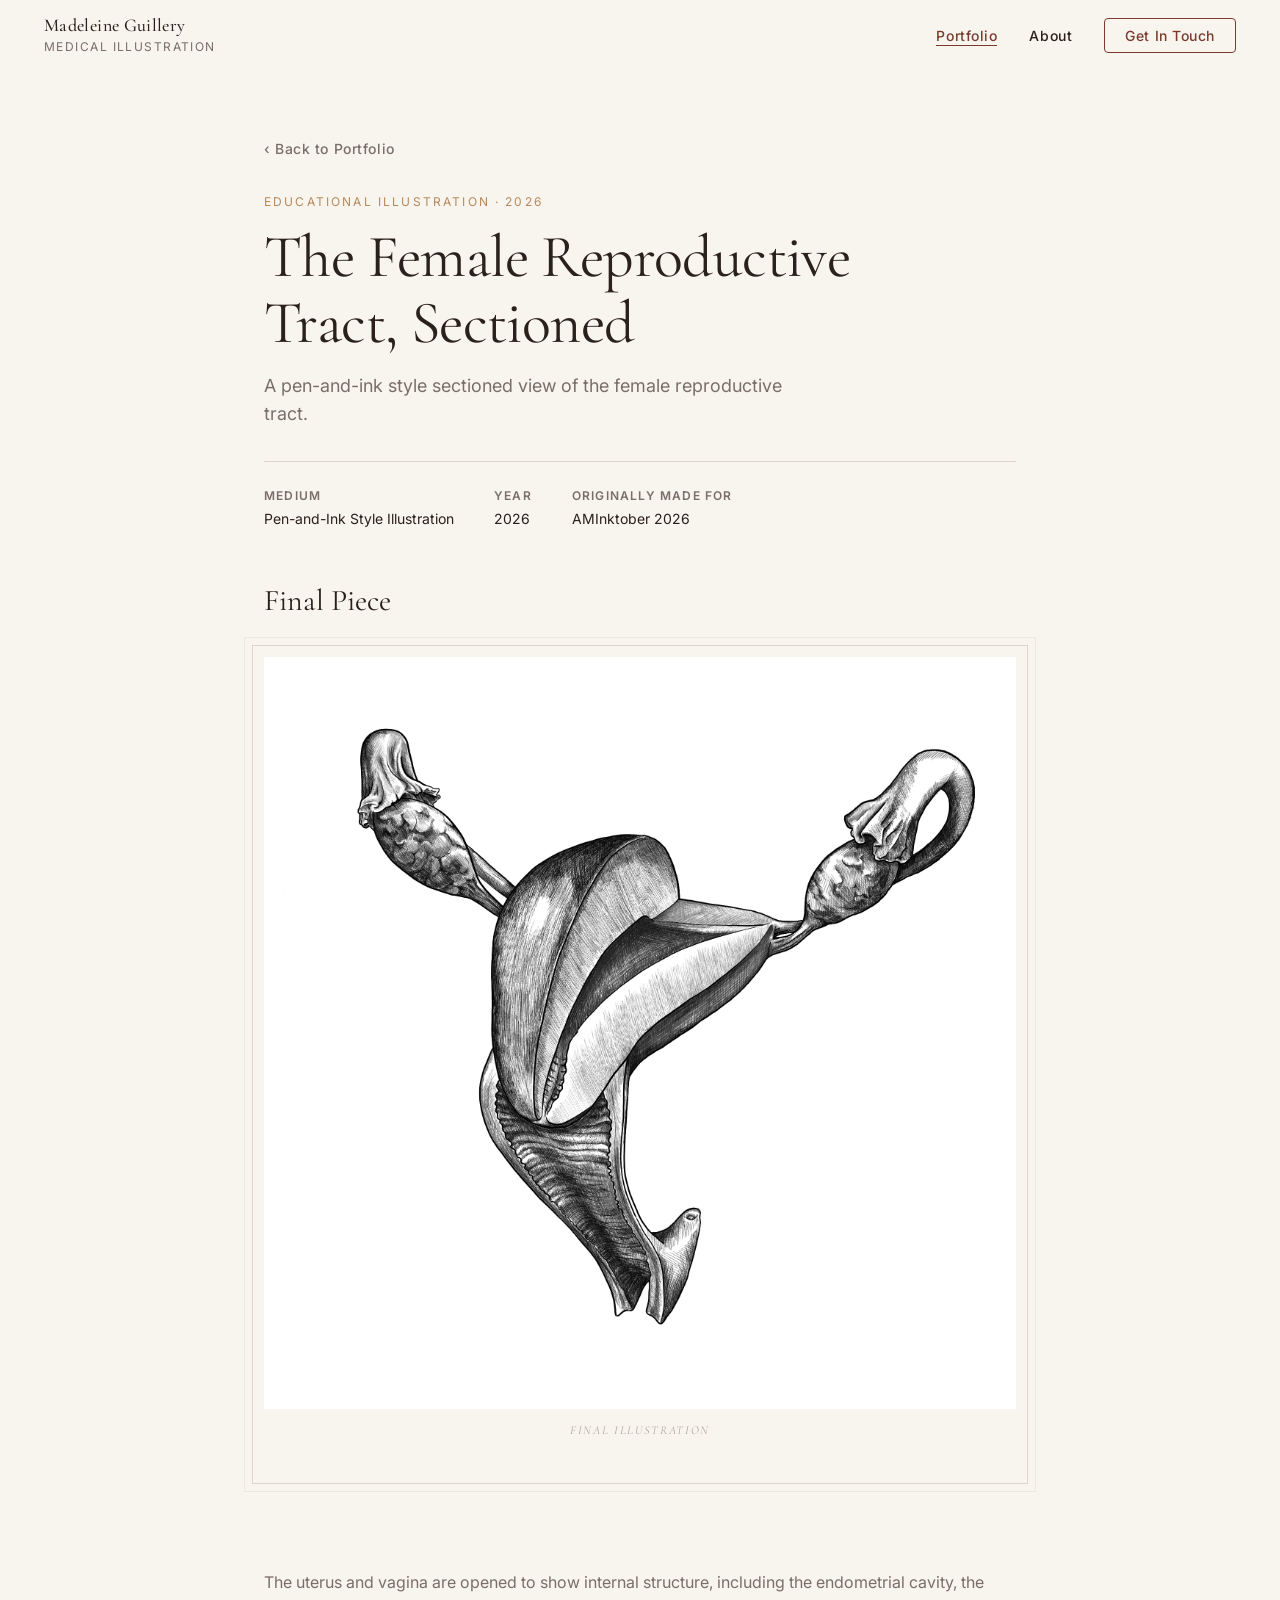
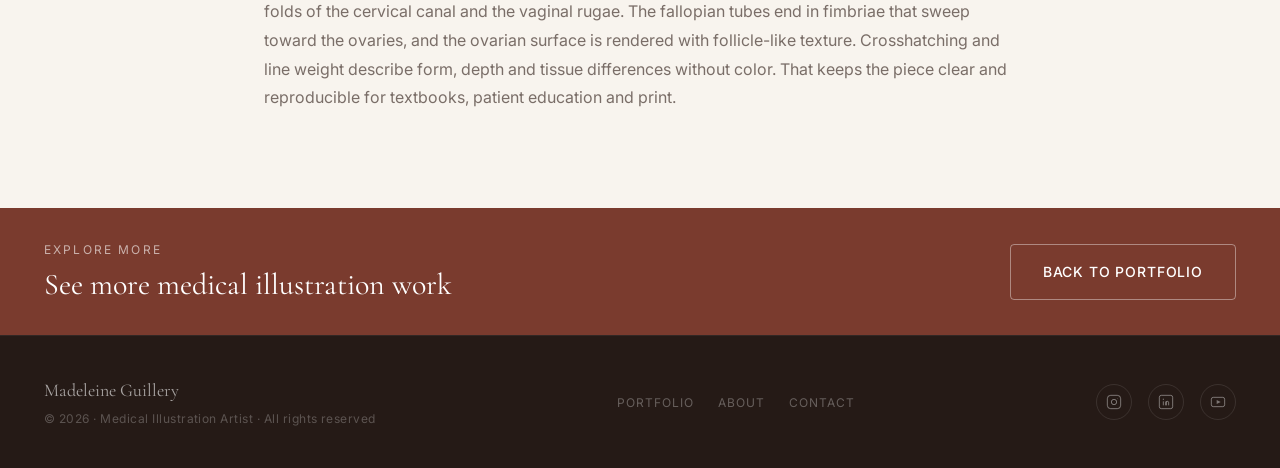
<file: projects/female-reproductive-tract-sectioned.html>
<!DOCTYPE html>
<html lang="en">
<head>
  <meta charset="UTF-8">
  <meta name="viewport" content="width=device-width, initial-scale=1.0">
  <title>The Female Reproductive Tract, Sectioned — Madeleine Guillery</title>
  <meta name="description" content="An educational pen-and-ink style illustration of the sectioned female reproductive tract, by medical illustrator Madeleine Guillery.">
  <meta name="author" content="Madeleine Guillery">

  <!-- Open Graph -->
  <meta property="og:title" content="The Female Reproductive Tract, Sectioned — Madeleine Guillery">
  <meta property="og:description" content="A pen-and-ink style sectioned view of the female reproductive tract.">
  <meta property="og:type" content="article">

  <!-- Google Fonts: Cormorant Garamond (serif) + Inter (sans) -->
  <link rel="preconnect" href="https://fonts.googleapis.com">
  <link rel="preconnect" href="https://fonts.gstatic.com" crossorigin>
  <link href="https://fonts.googleapis.com/css2?family=Cormorant+Garamond:ital,wght@0,300;0,400;0,500;0,600;1,300;1,400;1,500&family=Inter:wght@300;400;500;600&display=swap" rel="stylesheet">

  <link rel="stylesheet" href="../css/styles.css">
</head>
<body>

  <!-- ======================================================================
       NAVIGATION
       ====================================================================== -->
  <nav class="nav scrolled" id="nav">
    <div class="nav__container">

      <a href="../index.html#home" class="nav__logo">
        <span class="nav__logo-name">Madeleine Guillery</span>
        <span class="nav__logo-title">Medical Illustration</span>
      </a>

      <ul class="nav__links">
        <li><a href="../index.html#portfolio" class="nav__link nav__link--active">Portfolio</a></li>
        <li><a href="../index.html#about"     class="nav__link">About</a></li>
        <li><a href="../index.html#contact"   class="nav__link nav__link--cta">Get In Touch</a></li>
      </ul>

      <button class="nav__toggle" id="navToggle" aria-label="Toggle navigation" aria-expanded="false">
        <span></span>
        <span></span>
        <span></span>
      </button>
    </div>
  </nav>

  <div class="mobile-menu" id="mobileMenu" aria-hidden="true">
    <ul class="mobile-menu__links">
      <li><a href="../index.html#portfolio" class="mobile-menu__link">Portfolio</a></li>
      <li><a href="../index.html#about"     class="mobile-menu__link">About</a></li>
      <li><a href="../index.html#contact"   class="mobile-menu__link">Get In Touch</a></li>
    </ul>
  </div>


  <!-- ======================================================================
       PROJECT HERO
       ====================================================================== -->
  <section class="project-hero">
    <div class="container container--narrow">

      <a href="../index.html#portfolio" class="project-hero__back reveal">&lsaquo; Back to Portfolio</a>

      <p class="section__label reveal">Educational Illustration &middot; 2026</p>
      <h1 class="section__title reveal reveal--delay-1">
        The Female Reproductive<br>Tract, Sectioned
      </h1>
      <p class="section__subtitle reveal reveal--delay-2">
        A pen-and-ink style sectioned view of the female reproductive tract.
      </p>

      <div class="project-hero__meta reveal reveal--delay-3">
        <div class="project-hero__meta-item">
          <span class="project-hero__meta-label">Medium</span>
          <span class="project-hero__meta-value">Pen-and-Ink Style Illustration</span>
        </div>
        <div class="project-hero__meta-item">
          <span class="project-hero__meta-label">Year</span>
          <span class="project-hero__meta-value">2026</span>
        </div>
        <div class="project-hero__meta-item">
          <span class="project-hero__meta-label">Originally made for</span>
          <span class="project-hero__meta-value">AMInktober 2026</span>
        </div>
      </div>

    </div>
  </section>


  <!-- ======================================================================
       FINAL PIECE
       ====================================================================== -->
  <section class="section" style="padding-top:0;">
    <div class="container container--narrow">
      <h2 class="project-subhead reveal">Final Piece</h2>
      <div class="project-plate-frame reveal">
        <div class="project-plate-frame__inner">
          <img src="../assets/portfolio/aminktober/female-reproductive-tract-final.jpg"
               alt="Pen-and-ink style illustration of the female reproductive tract, sectioned to show internal structure">
        </div>
        <p class="project-plate-frame__caption">Final illustration</p>
      </div>
    </div>
  </section>


  <!-- ======================================================================
       PROJECT NOTES
       ====================================================================== -->
  <section class="section" style="padding-top:0;">
    <div class="container container--narrow">
      <div class="about__body reveal">
        <p>
          The uterus and vagina are opened to show internal structure,
          including the endometrial cavity, the folds of the cervical canal
          and the vaginal rugae. The fallopian tubes end in fimbriae that sweep
          toward the ovaries, and the ovarian surface is rendered with
          follicle-like texture. Crosshatching and line weight describe form,
          depth and tissue differences without color. That keeps the piece
          clear and reproducible for textbooks, patient education and print.
        </p>
      </div>
    </div>
  </section>


  <!-- ======================================================================
       NEXT STEPS BANNER
       ====================================================================== -->
  <div class="availability">
    <div class="availability__inner">
      <div class="availability__text">
        <p class="availability__eyebrow">Explore More</p>
        <p class="availability__headline">See more medical illustration work</p>
      </div>
      <a href="../index.html#portfolio" class="btn btn--ghost">Back to Portfolio</a>
    </div>
  </div>


  <!-- ======================================================================
       FOOTER
       ====================================================================== -->
  <footer class="footer">
    <div class="footer__inner">

      <div class="footer__brand">
        <p class="footer__name">Madeleine Guillery</p>
        <p class="footer__copy">&copy; 2026 &middot; Medical Illustration Artist &middot; All rights reserved</p>
      </div>

      <nav class="footer__links" aria-label="Footer navigation">
        <a href="../index.html#portfolio" class="footer__link">Portfolio</a>
        <a href="../index.html#about"     class="footer__link">About</a>
        <a href="../index.html#contact"   class="footer__link">Contact</a>
      </nav>

      <div class="footer__social">
        <a href="https://www.instagram.com/madidraws1" target="_blank" rel="noopener" class="footer__social-link" aria-label="Instagram">
          <svg width="16" height="16" viewBox="0 0 24 24" fill="none" stroke="currentColor" stroke-width="1.5">
            <rect x="2" y="2" width="20" height="20" rx="5"/>
            <circle cx="12" cy="12" r="4"/>
            <circle cx="17.5" cy="6.5" r="0.5" fill="currentColor" stroke="none"/>
          </svg>
        </a>
        <a href="https://www.linkedin.com/in/guillerymadi" target="_blank" rel="noopener" class="footer__social-link" aria-label="LinkedIn">
          <svg width="16" height="16" viewBox="0 0 24 24" fill="none" stroke="currentColor" stroke-width="1.5">
            <rect x="2" y="2" width="20" height="20" rx="3"/>
            <line x1="8" y1="11" x2="8" y2="17"/>
            <line x1="8" y1="7" x2="8" y2="9"/>
            <path d="M12 17v-4a2 2 0 014 0v4"/>
            <line x1="12" y1="11" x2="12" y2="17"/>
          </svg>
        </a>
        <a href="https://www.youtube.com/@MedicalIllustrationByMadeleine" target="_blank" rel="noopener" class="footer__social-link" aria-label="YouTube">
          <svg width="16" height="16" viewBox="0 0 24 24" fill="none" stroke="currentColor" stroke-width="1.5">
            <rect x="2" y="5" width="20" height="14" rx="3"/>
            <polygon points="10,9 16,12 10,15" fill="currentColor" stroke="none"/>
          </svg>
        </a>
      </div>

    </div>
  </footer>

  <script src="../js/main.js"></script>
</body>
</html>
</file>
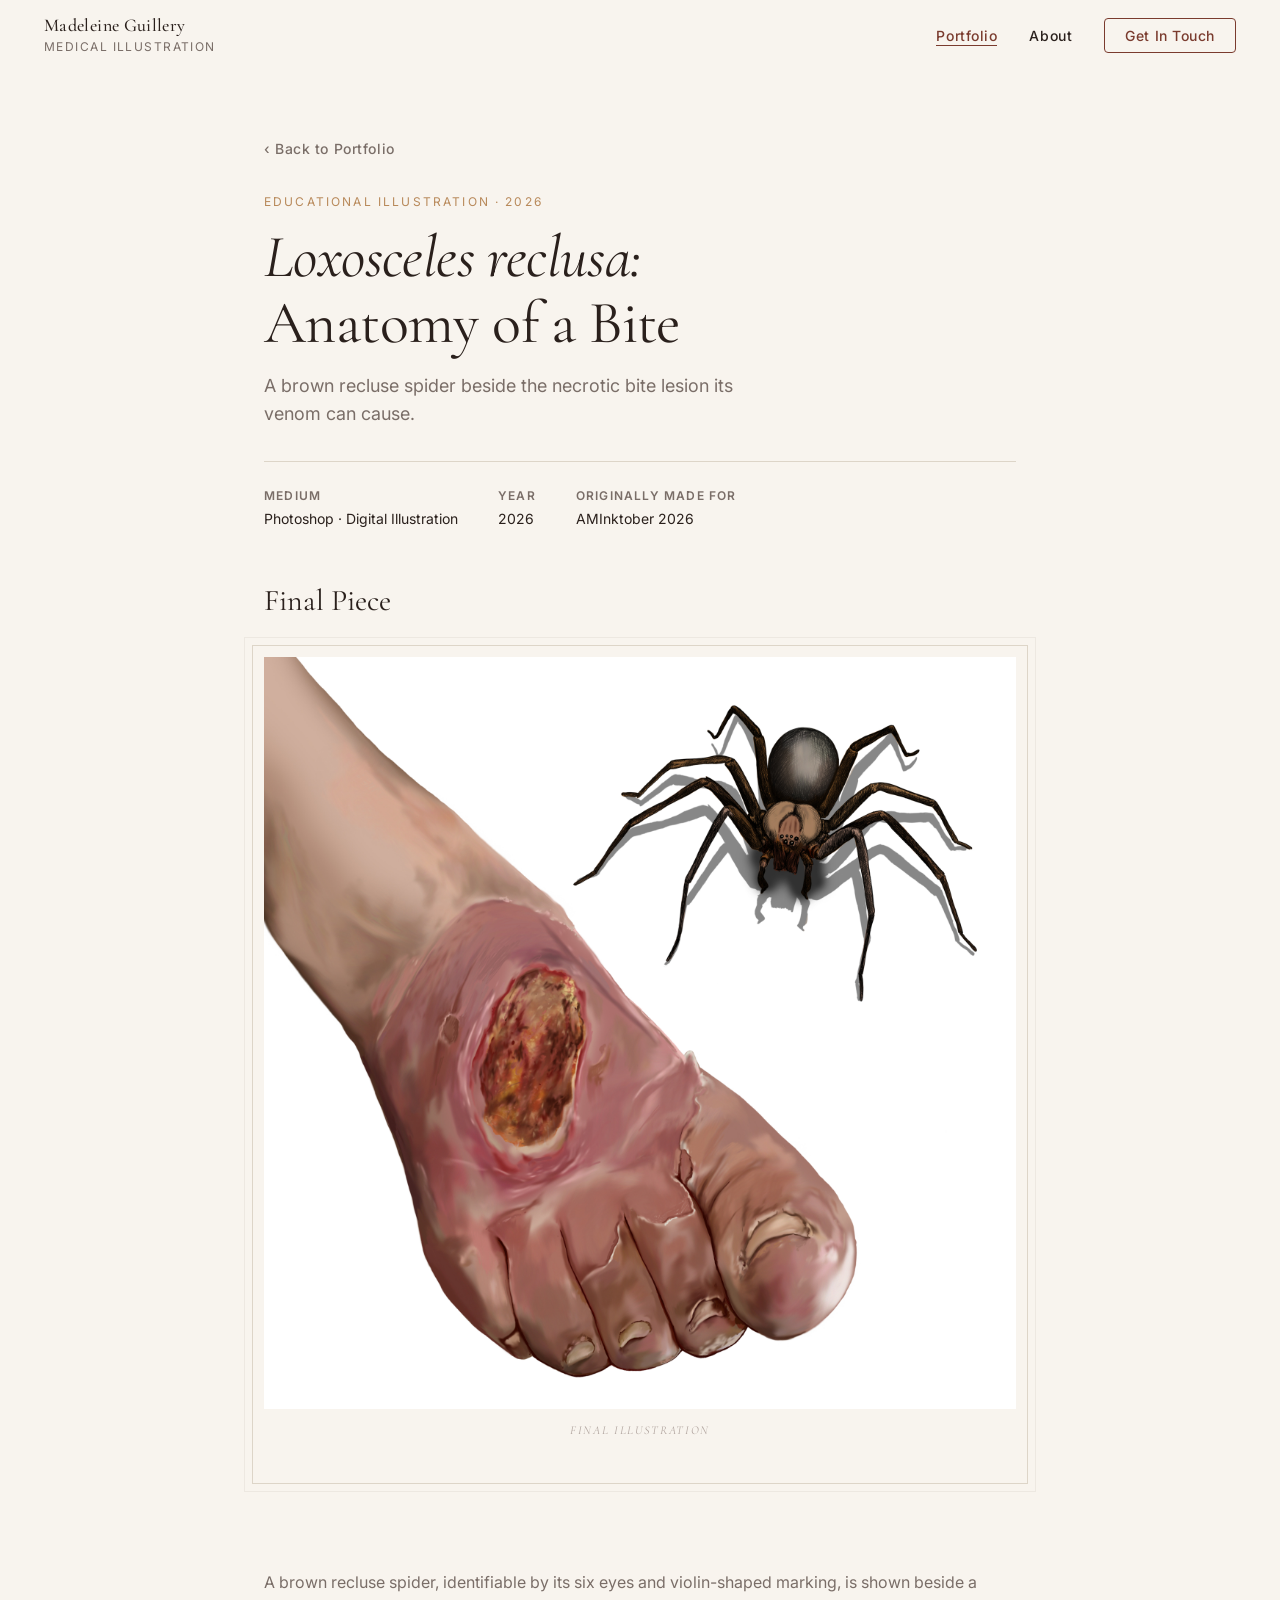
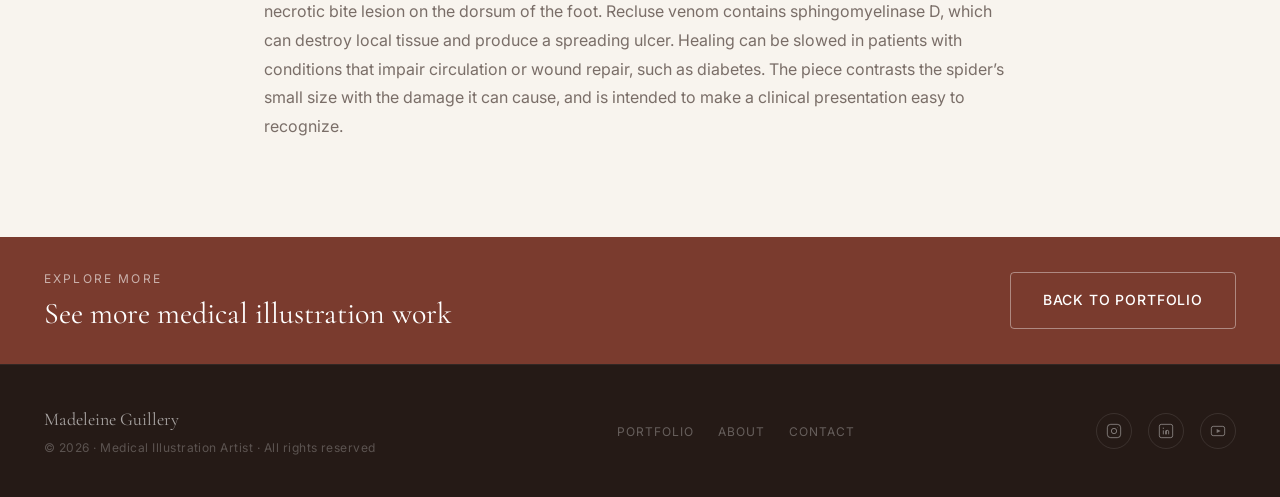
<file: projects/loxosceles-reclusa-bite.html>
<!DOCTYPE html>
<html lang="en">
<head>
  <meta charset="UTF-8">
  <meta name="viewport" content="width=device-width, initial-scale=1.0">
  <title>Loxosceles reclusa: Anatomy of a Bite — Madeleine Guillery</title>
  <meta name="description" content="An educational illustration of a brown recluse spider beside a necrotic bite lesion, by medical illustrator Madeleine Guillery.">
  <meta name="author" content="Madeleine Guillery">

  <!-- Open Graph -->
  <meta property="og:title" content="Loxosceles reclusa: Anatomy of a Bite — Madeleine Guillery">
  <meta property="og:description" content="A brown recluse spider beside a necrotic bite lesion.">
  <meta property="og:type" content="article">

  <!-- Google Fonts: Cormorant Garamond (serif) + Inter (sans) -->
  <link rel="preconnect" href="https://fonts.googleapis.com">
  <link rel="preconnect" href="https://fonts.gstatic.com" crossorigin>
  <link href="https://fonts.googleapis.com/css2?family=Cormorant+Garamond:ital,wght@0,300;0,400;0,500;0,600;1,300;1,400;1,500&family=Inter:wght@300;400;500;600&display=swap" rel="stylesheet">

  <link rel="stylesheet" href="../css/styles.css">
</head>
<body>

  <!-- ======================================================================
       NAVIGATION
       ====================================================================== -->
  <nav class="nav scrolled" id="nav">
    <div class="nav__container">

      <a href="../index.html#home" class="nav__logo">
        <span class="nav__logo-name">Madeleine Guillery</span>
        <span class="nav__logo-title">Medical Illustration</span>
      </a>

      <ul class="nav__links">
        <li><a href="../index.html#portfolio" class="nav__link nav__link--active">Portfolio</a></li>
        <li><a href="../index.html#about"     class="nav__link">About</a></li>
        <li><a href="../index.html#contact"   class="nav__link nav__link--cta">Get In Touch</a></li>
      </ul>

      <button class="nav__toggle" id="navToggle" aria-label="Toggle navigation" aria-expanded="false">
        <span></span>
        <span></span>
        <span></span>
      </button>
    </div>
  </nav>

  <div class="mobile-menu" id="mobileMenu" aria-hidden="true">
    <ul class="mobile-menu__links">
      <li><a href="../index.html#portfolio" class="mobile-menu__link">Portfolio</a></li>
      <li><a href="../index.html#about"     class="mobile-menu__link">About</a></li>
      <li><a href="../index.html#contact"   class="mobile-menu__link">Get In Touch</a></li>
    </ul>
  </div>


  <!-- ======================================================================
       PROJECT HERO
       ====================================================================== -->
  <section class="project-hero">
    <div class="container container--narrow">

      <a href="../index.html#portfolio" class="project-hero__back reveal">&lsaquo; Back to Portfolio</a>

      <p class="section__label reveal">Educational Illustration &middot; 2026</p>
      <h1 class="section__title reveal reveal--delay-1">
        <em>Loxosceles reclusa:</em><br>Anatomy of a Bite
      </h1>
      <p class="section__subtitle reveal reveal--delay-2">
        A brown recluse spider beside the necrotic bite lesion its venom can cause.
      </p>

      <div class="project-hero__meta reveal reveal--delay-3">
        <div class="project-hero__meta-item">
          <span class="project-hero__meta-label">Medium</span>
          <span class="project-hero__meta-value">Photoshop &middot; Digital Illustration</span>
        </div>
        <div class="project-hero__meta-item">
          <span class="project-hero__meta-label">Year</span>
          <span class="project-hero__meta-value">2026</span>
        </div>
        <div class="project-hero__meta-item">
          <span class="project-hero__meta-label">Originally made for</span>
          <span class="project-hero__meta-value">AMInktober 2026</span>
        </div>
      </div>

    </div>
  </section>


  <!-- ======================================================================
       FINAL PIECE
       ====================================================================== -->
  <section class="section" style="padding-top:0;">
    <div class="container container--narrow">
      <h2 class="project-subhead reveal">Final Piece</h2>
      <div class="project-plate-frame reveal">
        <div class="project-plate-frame__inner">
          <img src="../assets/portfolio/aminktober/recluse-bite-final.jpg"
               alt="Digital illustration of a brown recluse spider beside a necrotic bite lesion on the dorsum of the foot">
        </div>
        <p class="project-plate-frame__caption">Final illustration</p>
      </div>
    </div>
  </section>


  <!-- ======================================================================
       PROJECT NOTES
       ====================================================================== -->
  <section class="section" style="padding-top:0;">
    <div class="container container--narrow">
      <div class="about__body reveal">
        <p>
          A brown recluse spider, identifiable by its six eyes and
          violin-shaped marking, is shown beside a necrotic bite lesion on the
          dorsum of the foot. Recluse venom contains sphingomyelinase D, which
          can destroy local tissue and produce a spreading ulcer. Healing can
          be slowed in patients with conditions that impair circulation or
          wound repair, such as diabetes. The piece contrasts the spider&rsquo;s
          small size with the damage it can cause, and is intended to make a
          clinical presentation easy to recognize.
        </p>
      </div>
    </div>
  </section>


  <!-- ======================================================================
       NEXT STEPS BANNER
       ====================================================================== -->
  <div class="availability">
    <div class="availability__inner">
      <div class="availability__text">
        <p class="availability__eyebrow">Explore More</p>
        <p class="availability__headline">See more medical illustration work</p>
      </div>
      <a href="../index.html#portfolio" class="btn btn--ghost">Back to Portfolio</a>
    </div>
  </div>


  <!-- ======================================================================
       FOOTER
       ====================================================================== -->
  <footer class="footer">
    <div class="footer__inner">

      <div class="footer__brand">
        <p class="footer__name">Madeleine Guillery</p>
        <p class="footer__copy">&copy; 2026 &middot; Medical Illustration Artist &middot; All rights reserved</p>
      </div>

      <nav class="footer__links" aria-label="Footer navigation">
        <a href="../index.html#portfolio" class="footer__link">Portfolio</a>
        <a href="../index.html#about"     class="footer__link">About</a>
        <a href="../index.html#contact"   class="footer__link">Contact</a>
      </nav>

      <div class="footer__social">
        <a href="https://www.instagram.com/madidraws1" target="_blank" rel="noopener" class="footer__social-link" aria-label="Instagram">
          <svg width="16" height="16" viewBox="0 0 24 24" fill="none" stroke="currentColor" stroke-width="1.5">
            <rect x="2" y="2" width="20" height="20" rx="5"/>
            <circle cx="12" cy="12" r="4"/>
            <circle cx="17.5" cy="6.5" r="0.5" fill="currentColor" stroke="none"/>
          </svg>
        </a>
        <a href="https://www.linkedin.com/in/guillerymadi" target="_blank" rel="noopener" class="footer__social-link" aria-label="LinkedIn">
          <svg width="16" height="16" viewBox="0 0 24 24" fill="none" stroke="currentColor" stroke-width="1.5">
            <rect x="2" y="2" width="20" height="20" rx="3"/>
            <line x1="8" y1="11" x2="8" y2="17"/>
            <line x1="8" y1="7" x2="8" y2="9"/>
            <path d="M12 17v-4a2 2 0 014 0v4"/>
            <line x1="12" y1="11" x2="12" y2="17"/>
          </svg>
        </a>
        <a href="https://www.youtube.com/@MedicalIllustrationByMadeleine" target="_blank" rel="noopener" class="footer__social-link" aria-label="YouTube">
          <svg width="16" height="16" viewBox="0 0 24 24" fill="none" stroke="currentColor" stroke-width="1.5">
            <rect x="2" y="5" width="20" height="14" rx="3"/>
            <polygon points="10,9 16,12 10,15" fill="currentColor" stroke="none"/>
          </svg>
        </a>
      </div>

    </div>
  </footer>

  <script src="../js/main.js"></script>
</body>
</html>
</file>
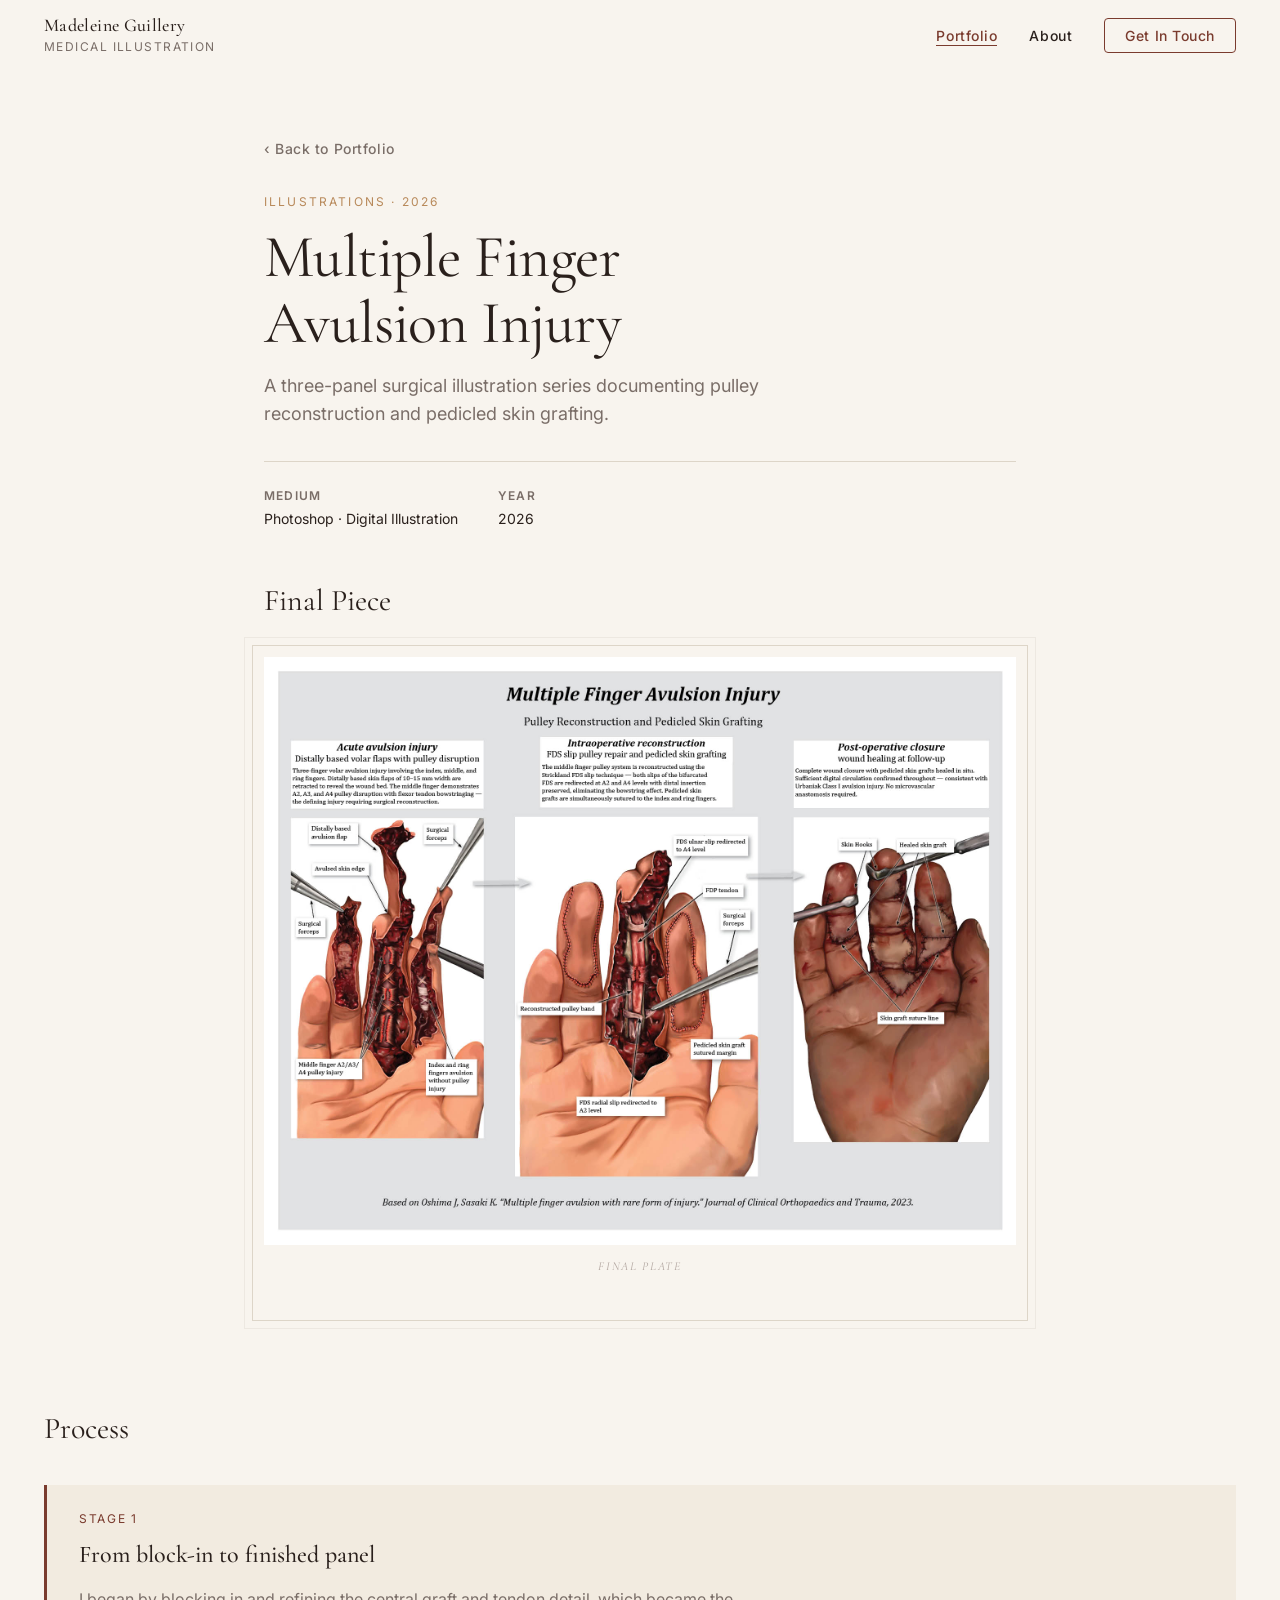
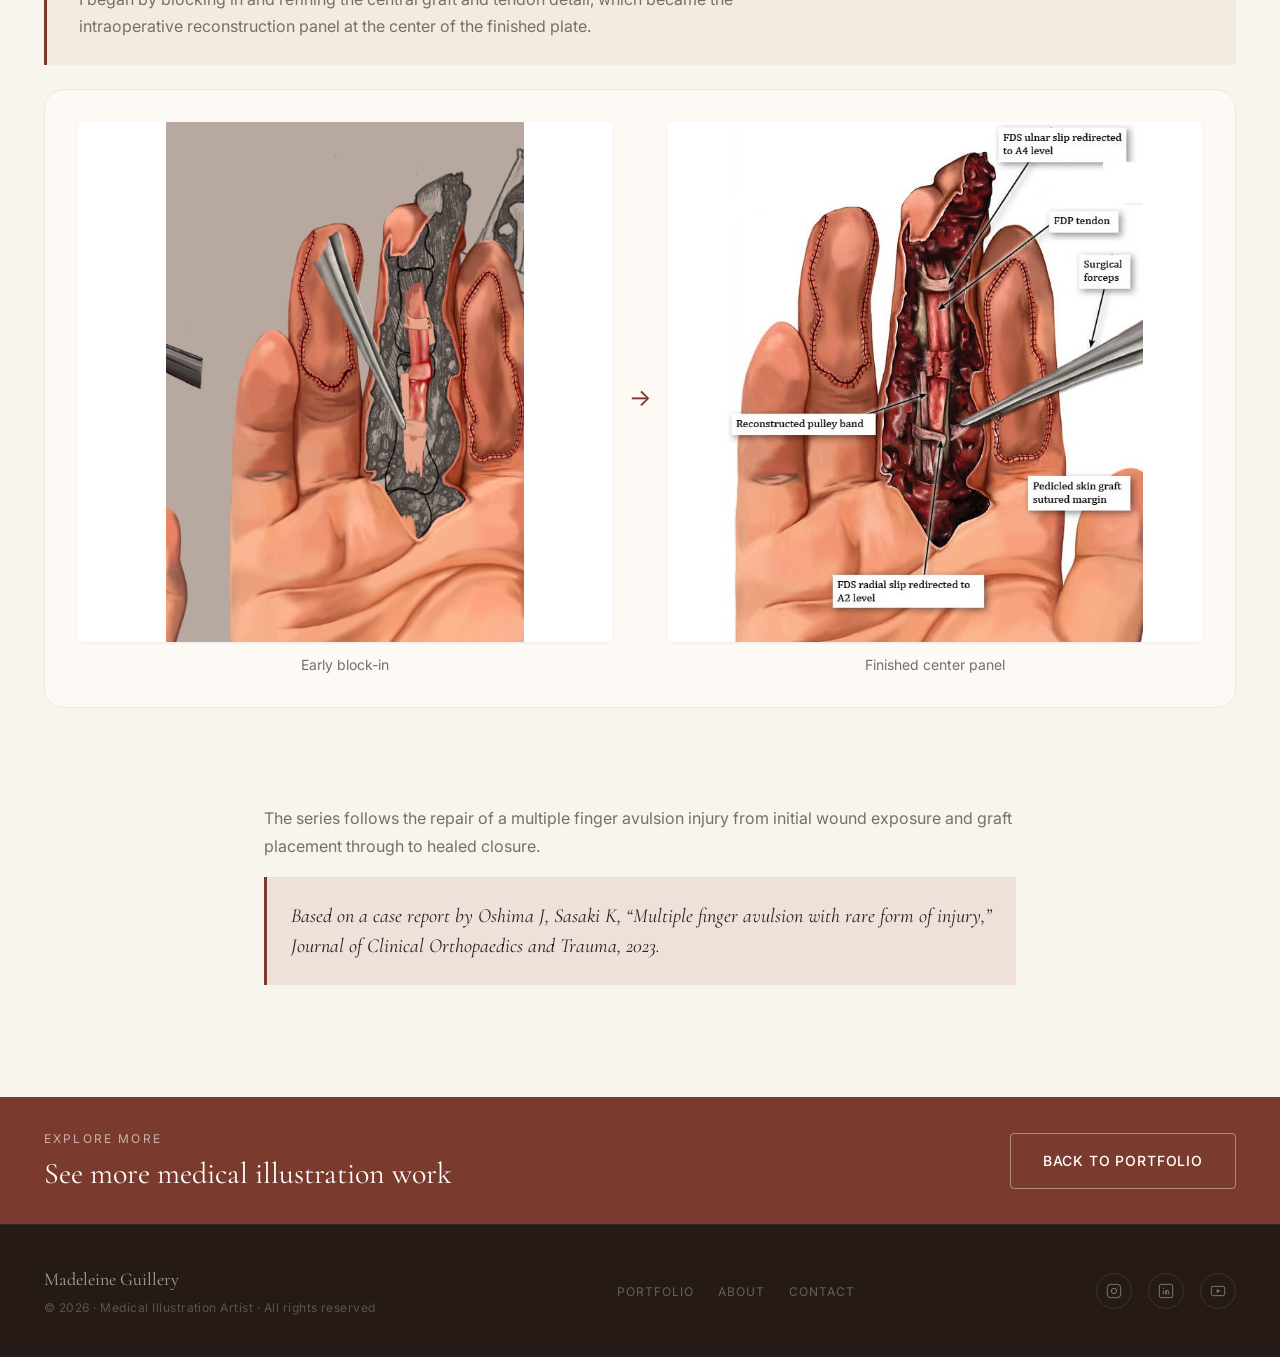
<file: projects/multiple-finger-avulsion.html>
<!DOCTYPE html>
<html lang="en">
<head>
  <meta charset="UTF-8">
  <meta name="viewport" content="width=device-width, initial-scale=1.0">
  <title>Multiple Finger Avulsion Injury — Madeleine Guillery</title>
  <meta name="description" content="A three-panel surgical illustration series documenting pulley reconstruction and pedicled skin grafting, by medical visualization artist Madeleine Guillery.">
  <meta name="author" content="Madeleine Guillery">

  <!-- Open Graph -->
  <meta property="og:title" content="Multiple Finger Avulsion Injury — Madeleine Guillery">
  <meta property="og:description" content="A three-panel surgical illustration series documenting pulley reconstruction and pedicled skin grafting.">
  <meta property="og:type" content="article">

  <!-- Google Fonts: Cormorant Garamond (serif) + Inter (sans) -->
  <link rel="preconnect" href="https://fonts.googleapis.com">
  <link rel="preconnect" href="https://fonts.gstatic.com" crossorigin>
  <link href="https://fonts.googleapis.com/css2?family=Cormorant+Garamond:ital,wght@0,300;0,400;0,500;0,600;1,300;1,400;1,500&family=Inter:wght@300;400;500;600&display=swap" rel="stylesheet">

  <link rel="stylesheet" href="../css/styles.css">
</head>
<body>

  <!-- ======================================================================
       NAVIGATION
       ====================================================================== -->
  <nav class="nav scrolled" id="nav">
    <div class="nav__container">

      <a href="../index.html#home" class="nav__logo">
        <span class="nav__logo-name">Madeleine Guillery</span>
        <span class="nav__logo-title">Medical Illustration</span>
      </a>

      <ul class="nav__links">
        <li><a href="../index.html#portfolio" class="nav__link nav__link--active">Portfolio</a></li>
        <li><a href="../index.html#about"     class="nav__link">About</a></li>
        <li><a href="../index.html#contact"   class="nav__link nav__link--cta">Get In Touch</a></li>
      </ul>

      <button class="nav__toggle" id="navToggle" aria-label="Toggle navigation" aria-expanded="false">
        <span></span>
        <span></span>
        <span></span>
      </button>
    </div>
  </nav>

  <div class="mobile-menu" id="mobileMenu" aria-hidden="true">
    <ul class="mobile-menu__links">
      <li><a href="../index.html#portfolio" class="mobile-menu__link">Portfolio</a></li>
      <li><a href="../index.html#about"     class="mobile-menu__link">About</a></li>
      <li><a href="../index.html#contact"   class="mobile-menu__link">Get In Touch</a></li>
    </ul>
  </div>


  <!-- ======================================================================
       PROJECT HERO
       ====================================================================== -->
  <section class="project-hero">
    <div class="container container--narrow">

      <a href="../index.html#portfolio" class="project-hero__back reveal">&lsaquo; Back to Portfolio</a>

      <p class="section__label reveal">Illustrations &middot; 2026</p>
      <h1 class="section__title reveal reveal--delay-1">
        Multiple Finger<br>Avulsion Injury
      </h1>
      <p class="section__subtitle reveal reveal--delay-2">
        A three-panel surgical illustration series documenting pulley
        reconstruction and pedicled skin grafting.
      </p>

      <div class="project-hero__meta reveal reveal--delay-3">
        <div class="project-hero__meta-item">
          <span class="project-hero__meta-label">Medium</span>
          <span class="project-hero__meta-value">Photoshop &middot; Digital Illustration</span>
        </div>
        <div class="project-hero__meta-item">
          <span class="project-hero__meta-label">Year</span>
          <span class="project-hero__meta-value">2026</span>
        </div>
      </div>

    </div>
  </section>


  <!-- ======================================================================
       FINAL PLATE — the finished, published illustration
       ====================================================================== -->
  <section class="section" style="padding-top:0;">
    <div class="container container--narrow">
      <h2 class="project-subhead reveal">Final Piece</h2>
      <div class="project-plate-frame reveal">
        <div class="project-plate-frame__inner">
          <img src="../assets/portfolio/illustrations/multiple-finger-avulsion/final-plate.jpg"
               alt="Final illustration: Multiple Finger Avulsion Injury, three-panel surgical series">
        </div>
        <p class="project-plate-frame__caption">Final plate</p>
      </div>
    </div>
  </section>


  <!-- ======================================================================
       PROCESS — from block-in to finished panel
       ====================================================================== -->
  <section class="section" style="padding-top:0;">
    <div class="container">
      <h2 class="project-subhead reveal">Process</h2>
      <div class="process-stages">
      <div class="process-stage">
        <div class="process-stage__intro reveal">
          <span class="process-stage__step">Stage 1</span>
          <h3 class="process-stage__title">From block-in to finished panel</h3>
          <p class="process-stage__text">I began by blocking in and refining the central graft and tendon detail, which became the intraoperative reconstruction panel at the center of the finished plate.</p>
        </div>
        <div class="process-board">
          <figure class="process-board__item reveal">
            <img src="../assets/portfolio/illustrations/multiple-finger-avulsion/process-main.jpg"
                 alt="Work in progress: blocking in and refining the central graft and tendon detail" loading="lazy">
            <figcaption>Early block-in</figcaption>
          </figure>
          <span class="process-board__arrow" aria-hidden="true">&rarr;</span>
          <figure class="process-board__item reveal">
            <img src="../assets/portfolio/illustrations/multiple-finger-avulsion/hero-intraoperative-crop.jpg"
                 alt="Finished intraoperative reconstruction panel with labels" loading="lazy">
            <figcaption>Finished center panel</figcaption>
          </figure>
        </div>
      </div>
      </div>
    </div>
  </section>


  <!-- ======================================================================
       PROJECT NOTES
       ====================================================================== -->
  <section class="section" style="padding-top:0;">
    <div class="container container--narrow">
      <div class="about__body reveal">
        <p>
          The series follows the repair of a multiple finger avulsion injury
          from initial wound exposure and graft placement through to healed
          closure.
        </p>
      </div>

      <blockquote class="about__quote reveal">
        Based on a case report by Oshima J, Sasaki K, &ldquo;Multiple finger
        avulsion with rare form of injury,&rdquo; <em>Journal of Clinical
        Orthopaedics and Trauma</em>, 2023.
      </blockquote>
    </div>
  </section>


  <!-- ======================================================================
       NEXT STEPS BANNER
       ====================================================================== -->
  <div class="availability">
    <div class="availability__inner">
      <div class="availability__text">
        <p class="availability__eyebrow">Explore More</p>
        <p class="availability__headline">See more medical illustration work</p>
      </div>
      <a href="../index.html#portfolio" class="btn btn--ghost">Back to Portfolio</a>
    </div>
  </div>


  <!-- ======================================================================
       FOOTER
       ====================================================================== -->
  <footer class="footer">
    <div class="footer__inner">

      <div class="footer__brand">
        <p class="footer__name">Madeleine Guillery</p>
        <p class="footer__copy">&copy; 2026 &middot; Medical Illustration Artist &middot; All rights reserved</p>
      </div>

      <nav class="footer__links" aria-label="Footer navigation">
        <a href="../index.html#portfolio" class="footer__link">Portfolio</a>
        <a href="../index.html#about"     class="footer__link">About</a>
        <a href="../index.html#contact"   class="footer__link">Contact</a>
      </nav>

      <div class="footer__social">
        <a href="https://www.instagram.com/madidraws1" target="_blank" rel="noopener" class="footer__social-link" aria-label="Instagram">
          <svg width="16" height="16" viewBox="0 0 24 24" fill="none" stroke="currentColor" stroke-width="1.5">
            <rect x="2" y="2" width="20" height="20" rx="5"/>
            <circle cx="12" cy="12" r="4"/>
            <circle cx="17.5" cy="6.5" r="0.5" fill="currentColor" stroke="none"/>
          </svg>
        </a>
        <a href="https://www.linkedin.com/in/guillerymadi" target="_blank" rel="noopener" class="footer__social-link" aria-label="LinkedIn">
          <svg width="16" height="16" viewBox="0 0 24 24" fill="none" stroke="currentColor" stroke-width="1.5">
            <rect x="2" y="2" width="20" height="20" rx="3"/>
            <line x1="8" y1="11" x2="8" y2="17"/>
            <line x1="8" y1="7" x2="8" y2="9"/>
            <path d="M12 17v-4a2 2 0 014 0v4"/>
            <line x1="12" y1="11" x2="12" y2="17"/>
          </svg>
        </a>
        <a href="https://www.youtube.com/@MedicalIllustrationByMadeleine" target="_blank" rel="noopener" class="footer__social-link" aria-label="YouTube">
          <svg width="16" height="16" viewBox="0 0 24 24" fill="none" stroke="currentColor" stroke-width="1.5">
            <rect x="2" y="5" width="20" height="14" rx="3"/>
            <polygon points="10,9 16,12 10,15" fill="currentColor" stroke="none"/>
          </svg>
        </a>
      </div>

    </div>
  </footer>

  <script src="../js/main.js"></script>
</body>
</html>
</file>
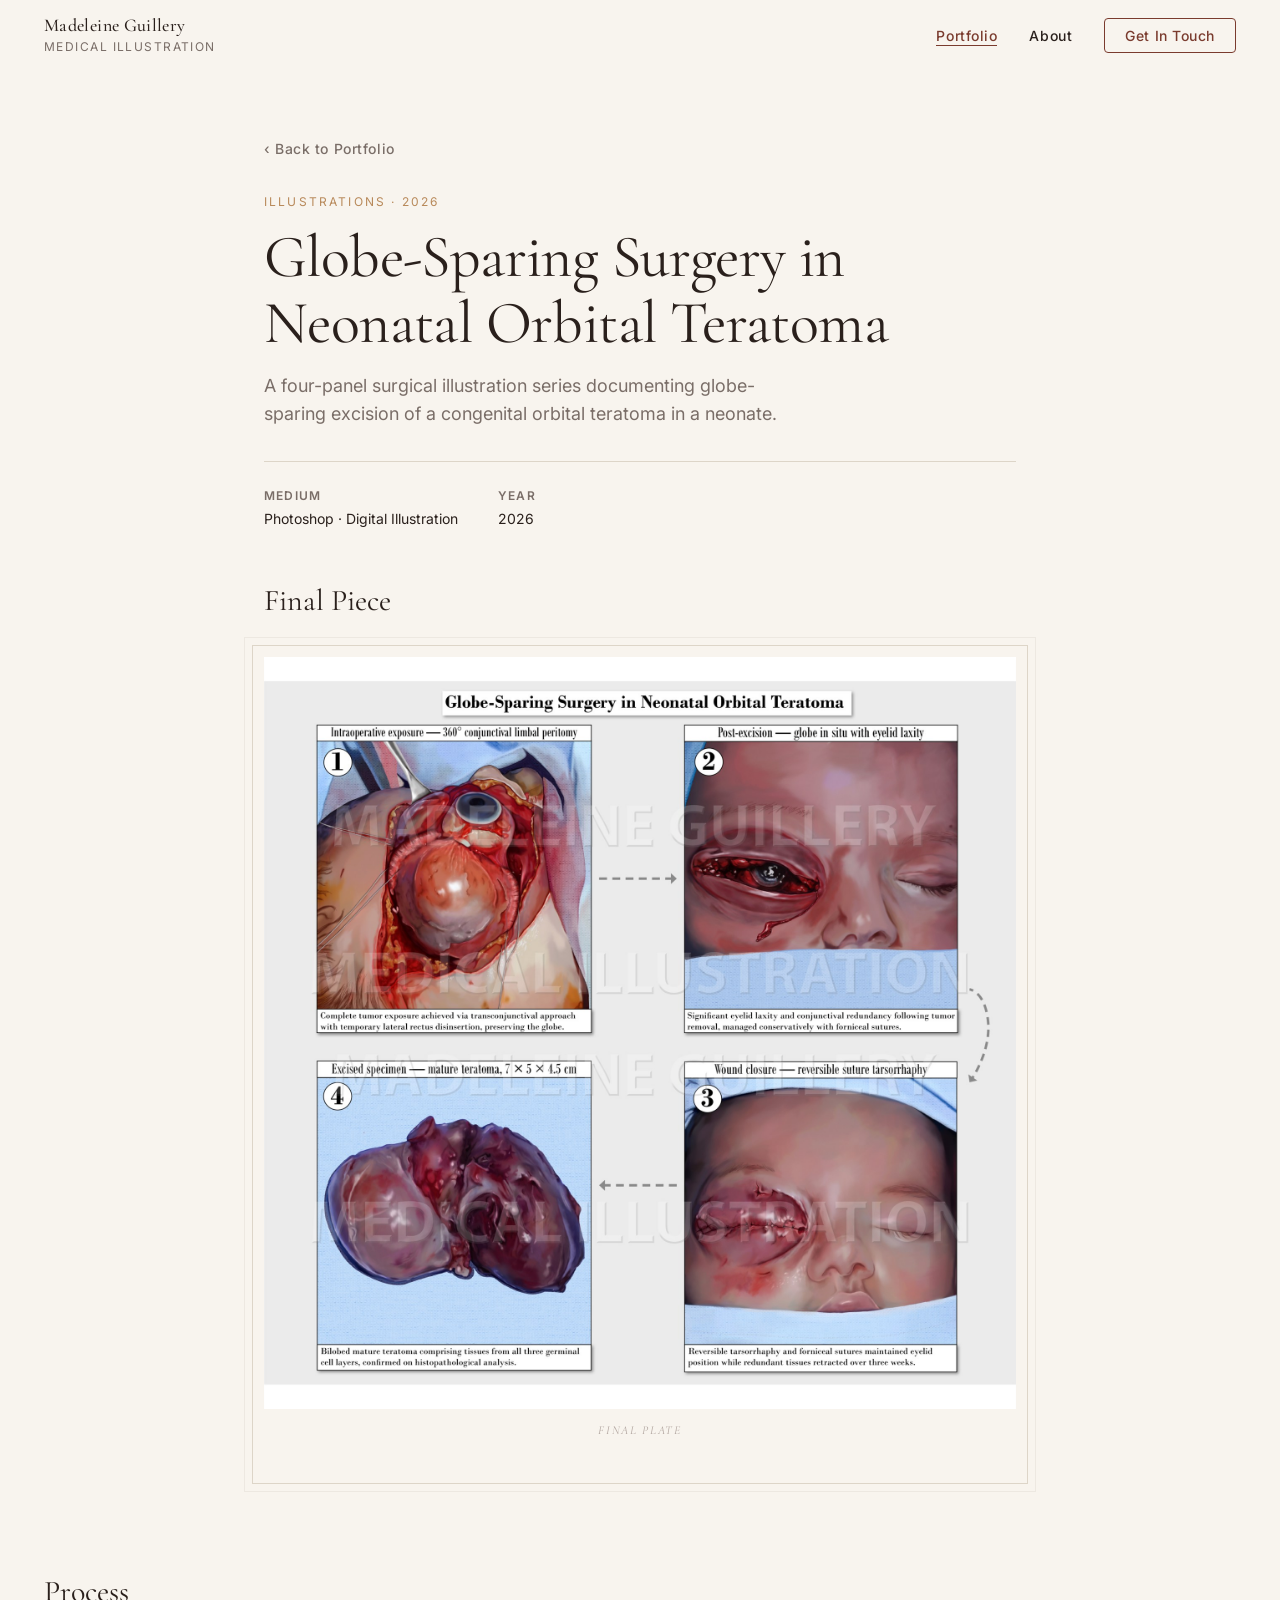
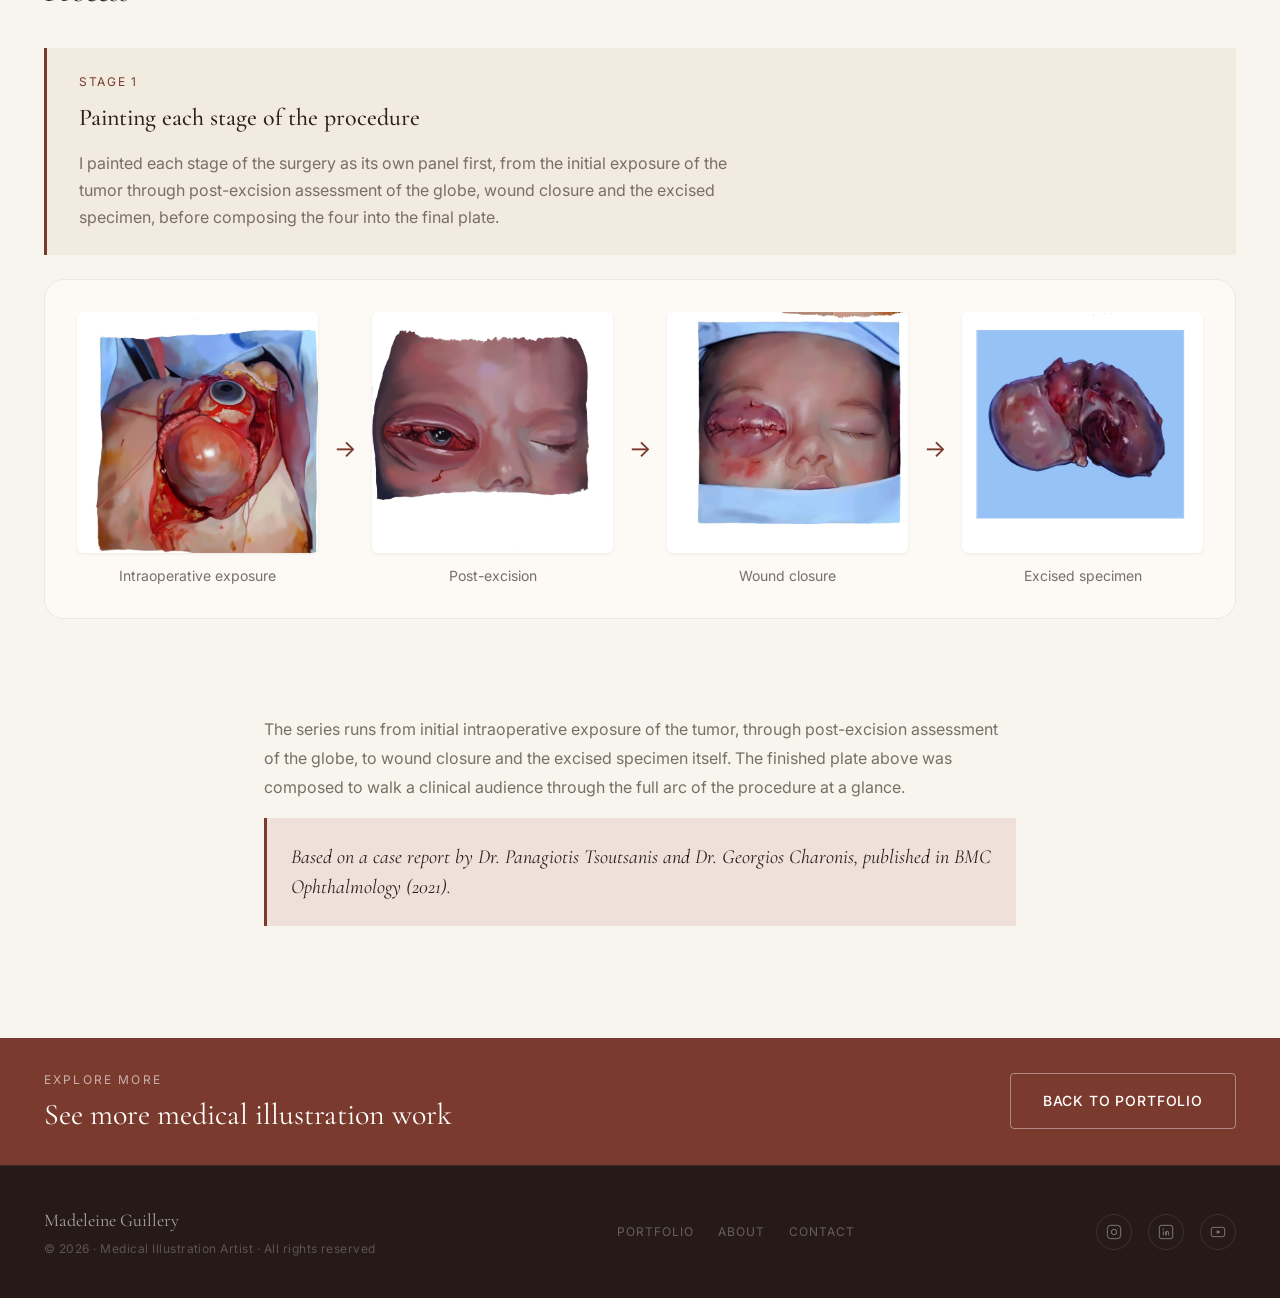
<file: projects/orbital-teratoma-surgical-illustration.html>
<!DOCTYPE html>
<html lang="en">
<head>
  <meta charset="UTF-8">
  <meta name="viewport" content="width=device-width, initial-scale=1.0">
  <title>Globe-Sparing Surgery in Neonatal Orbital Teratoma — Madeleine Guillery</title>
  <meta name="description" content="A four-panel surgical illustration series documenting globe-sparing excision of a congenital orbital teratoma in a neonate, by medical visualization artist Madeleine Guillery.">
  <meta name="author" content="Madeleine Guillery">

  <!-- Open Graph -->
  <meta property="og:title" content="Globe-Sparing Surgery in Neonatal Orbital Teratoma — Madeleine Guillery">
  <meta property="og:description" content="A four-panel surgical illustration series documenting globe-sparing excision of a congenital orbital teratoma in a neonate.">
  <meta property="og:type" content="article">

  <!-- Google Fonts: Cormorant Garamond (serif) + Inter (sans) -->
  <link rel="preconnect" href="https://fonts.googleapis.com">
  <link rel="preconnect" href="https://fonts.gstatic.com" crossorigin>
  <link href="https://fonts.googleapis.com/css2?family=Cormorant+Garamond:ital,wght@0,300;0,400;0,500;0,600;1,300;1,400;1,500&family=Inter:wght@300;400;500;600&display=swap" rel="stylesheet">

  <link rel="stylesheet" href="../css/styles.css">
</head>
<body>

  <!-- ======================================================================
       NAVIGATION
       ====================================================================== -->
  <nav class="nav scrolled" id="nav">
    <div class="nav__container">

      <a href="../index.html#home" class="nav__logo">
        <span class="nav__logo-name">Madeleine Guillery</span>
        <span class="nav__logo-title">Medical Illustration</span>
      </a>

      <ul class="nav__links">
        <li><a href="../index.html#portfolio" class="nav__link nav__link--active">Portfolio</a></li>
        <li><a href="../index.html#about"     class="nav__link">About</a></li>
        <li><a href="../index.html#contact"   class="nav__link nav__link--cta">Get In Touch</a></li>
      </ul>

      <button class="nav__toggle" id="navToggle" aria-label="Toggle navigation" aria-expanded="false">
        <span></span>
        <span></span>
        <span></span>
      </button>
    </div>
  </nav>

  <div class="mobile-menu" id="mobileMenu" aria-hidden="true">
    <ul class="mobile-menu__links">
      <li><a href="../index.html#portfolio" class="mobile-menu__link">Portfolio</a></li>
      <li><a href="../index.html#about"     class="mobile-menu__link">About</a></li>
      <li><a href="../index.html#contact"   class="mobile-menu__link">Get In Touch</a></li>
    </ul>
  </div>


  <!-- ======================================================================
       PROJECT HERO
       ====================================================================== -->
  <section class="project-hero">
    <div class="container container--narrow">

      <a href="../index.html#portfolio" class="project-hero__back reveal">&lsaquo; Back to Portfolio</a>

      <p class="section__label reveal">Illustrations &middot; 2026</p>
      <h1 class="section__title reveal reveal--delay-1">
        Globe-Sparing Surgery in<br>Neonatal Orbital Teratoma
      </h1>
      <p class="section__subtitle reveal reveal--delay-2">
        A four-panel surgical illustration series documenting globe-sparing
        excision of a congenital orbital teratoma in a neonate.
      </p>

      <div class="project-hero__meta reveal reveal--delay-3">
        <div class="project-hero__meta-item">
          <span class="project-hero__meta-label">Medium</span>
          <span class="project-hero__meta-value">Photoshop &middot; Digital Illustration</span>
        </div>
        <div class="project-hero__meta-item">
          <span class="project-hero__meta-label">Year</span>
          <span class="project-hero__meta-value">2026</span>
        </div>
      </div>

    </div>
  </section>


  <!-- ======================================================================
       FINAL PLATE — the finished, published illustration (own baked-in
       typesetting; not recreated in site type)
       ====================================================================== -->
  <section class="section" style="padding-top:0;">
    <div class="container container--narrow">
      <h2 class="project-subhead reveal">Final Piece</h2>
      <div class="project-plate-frame reveal">
        <div class="project-plate-frame__inner">
          <img src="../assets/portfolio/illustrations/orbital-teratoma/final-plate.jpg"
               alt="Final published illustration plate: Globe-Sparing Surgery in Neonatal Orbital Teratoma, four-panel surgical series">
        </div>
        <p class="project-plate-frame__caption">Final plate</p>
      </div>
    </div>
  </section>


  <!-- ======================================================================
       PROCESS — each stage worked up as its own panel
       ====================================================================== -->
  <section class="section" style="padding-top:0;">
    <div class="container">
      <h2 class="project-subhead reveal">Process</h2>
      <div class="process-stages">
      <div class="process-stage">
        <div class="process-stage__intro reveal">
          <span class="process-stage__step">Stage 1</span>
          <h3 class="process-stage__title">Painting each stage of the procedure</h3>
          <p class="process-stage__text">I painted each stage of the surgery as its own panel first, from the initial exposure of the tumor through post-excision assessment of the globe, wound closure and the excised specimen, before composing the four into the final plate.</p>
        </div>
        <div class="process-board">
          <figure class="process-board__item reveal">
            <img src="../assets/portfolio/illustrations/orbital-teratoma/panel-1-intraoperative-exposure.jpg"
                 alt="Work-in-progress panel: intraoperative exposure stage" loading="lazy">
            <figcaption>Intraoperative exposure</figcaption>
          </figure>
          <span class="process-board__arrow" aria-hidden="true">&rarr;</span>
          <figure class="process-board__item reveal">
            <img src="../assets/portfolio/illustrations/orbital-teratoma/panel-2-post-excision.jpg"
                 alt="Work-in-progress panel: post-excision stage" loading="lazy">
            <figcaption>Post-excision</figcaption>
          </figure>
          <span class="process-board__arrow" aria-hidden="true">&rarr;</span>
          <figure class="process-board__item reveal">
            <img src="../assets/portfolio/illustrations/orbital-teratoma/panel-3-wound-closure.jpg"
                 alt="Work-in-progress panel: wound closure stage" loading="lazy">
            <figcaption>Wound closure</figcaption>
          </figure>
          <span class="process-board__arrow" aria-hidden="true">&rarr;</span>
          <figure class="process-board__item reveal">
            <img src="../assets/portfolio/illustrations/orbital-teratoma/panel-4-excised-specimen.jpg"
                 alt="Work-in-progress panel: excised specimen stage" loading="lazy">
            <figcaption>Excised specimen</figcaption>
          </figure>
        </div>
      </div>
      </div>
    </div>
  </section>


  <!-- ======================================================================
       PROJECT NOTES
       ====================================================================== -->
  <section class="section" style="padding-top:0;">
    <div class="container container--narrow">
      <div class="about__body reveal">
        <p>
          The series runs from initial intraoperative exposure of the tumor,
          through post-excision assessment of the globe, to wound closure and
          the excised specimen itself. The finished plate above was composed to
          walk a clinical audience through the full arc of the procedure at a
          glance.
        </p>
      </div>

      <blockquote class="about__quote reveal">
        Based on a case report by Dr. Panagiotis Tsoutsanis and Dr. Georgios
        Charonis, published in <em>BMC Ophthalmology</em> (2021).
      </blockquote>
    </div>
  </section>


  <!-- ======================================================================
       NEXT STEPS BANNER
       ====================================================================== -->
  <div class="availability">
    <div class="availability__inner">
      <div class="availability__text">
        <p class="availability__eyebrow">Explore More</p>
        <p class="availability__headline">See more medical illustration work</p>
      </div>
      <a href="../index.html#portfolio" class="btn btn--ghost">Back to Portfolio</a>
    </div>
  </div>


  <!-- ======================================================================
       FOOTER
       ====================================================================== -->
  <footer class="footer">
    <div class="footer__inner">

      <div class="footer__brand">
        <p class="footer__name">Madeleine Guillery</p>
        <p class="footer__copy">&copy; 2026 &middot; Medical Illustration Artist &middot; All rights reserved</p>
      </div>

      <nav class="footer__links" aria-label="Footer navigation">
        <a href="../index.html#portfolio" class="footer__link">Portfolio</a>
        <a href="../index.html#about"     class="footer__link">About</a>
        <a href="../index.html#contact"   class="footer__link">Contact</a>
      </nav>

      <div class="footer__social">
        <a href="https://www.instagram.com/madidraws1" target="_blank" rel="noopener" class="footer__social-link" aria-label="Instagram">
          <svg width="16" height="16" viewBox="0 0 24 24" fill="none" stroke="currentColor" stroke-width="1.5">
            <rect x="2" y="2" width="20" height="20" rx="5"/>
            <circle cx="12" cy="12" r="4"/>
            <circle cx="17.5" cy="6.5" r="0.5" fill="currentColor" stroke="none"/>
          </svg>
        </a>
        <a href="https://www.linkedin.com/in/guillerymadi" target="_blank" rel="noopener" class="footer__social-link" aria-label="LinkedIn">
          <svg width="16" height="16" viewBox="0 0 24 24" fill="none" stroke="currentColor" stroke-width="1.5">
            <rect x="2" y="2" width="20" height="20" rx="3"/>
            <line x1="8" y1="11" x2="8" y2="17"/>
            <line x1="8" y1="7" x2="8" y2="9"/>
            <path d="M12 17v-4a2 2 0 014 0v4"/>
            <line x1="12" y1="11" x2="12" y2="17"/>
          </svg>
        </a>
        <a href="https://www.youtube.com/@MedicalIllustrationByMadeleine" target="_blank" rel="noopener" class="footer__social-link" aria-label="YouTube">
          <svg width="16" height="16" viewBox="0 0 24 24" fill="none" stroke="currentColor" stroke-width="1.5">
            <rect x="2" y="5" width="20" height="14" rx="3"/>
            <polygon points="10,9 16,12 10,15" fill="currentColor" stroke="none"/>
          </svg>
        </a>
      </div>

    </div>
  </footer>

  <script src="../js/main.js"></script>
</body>
</html>
</file>
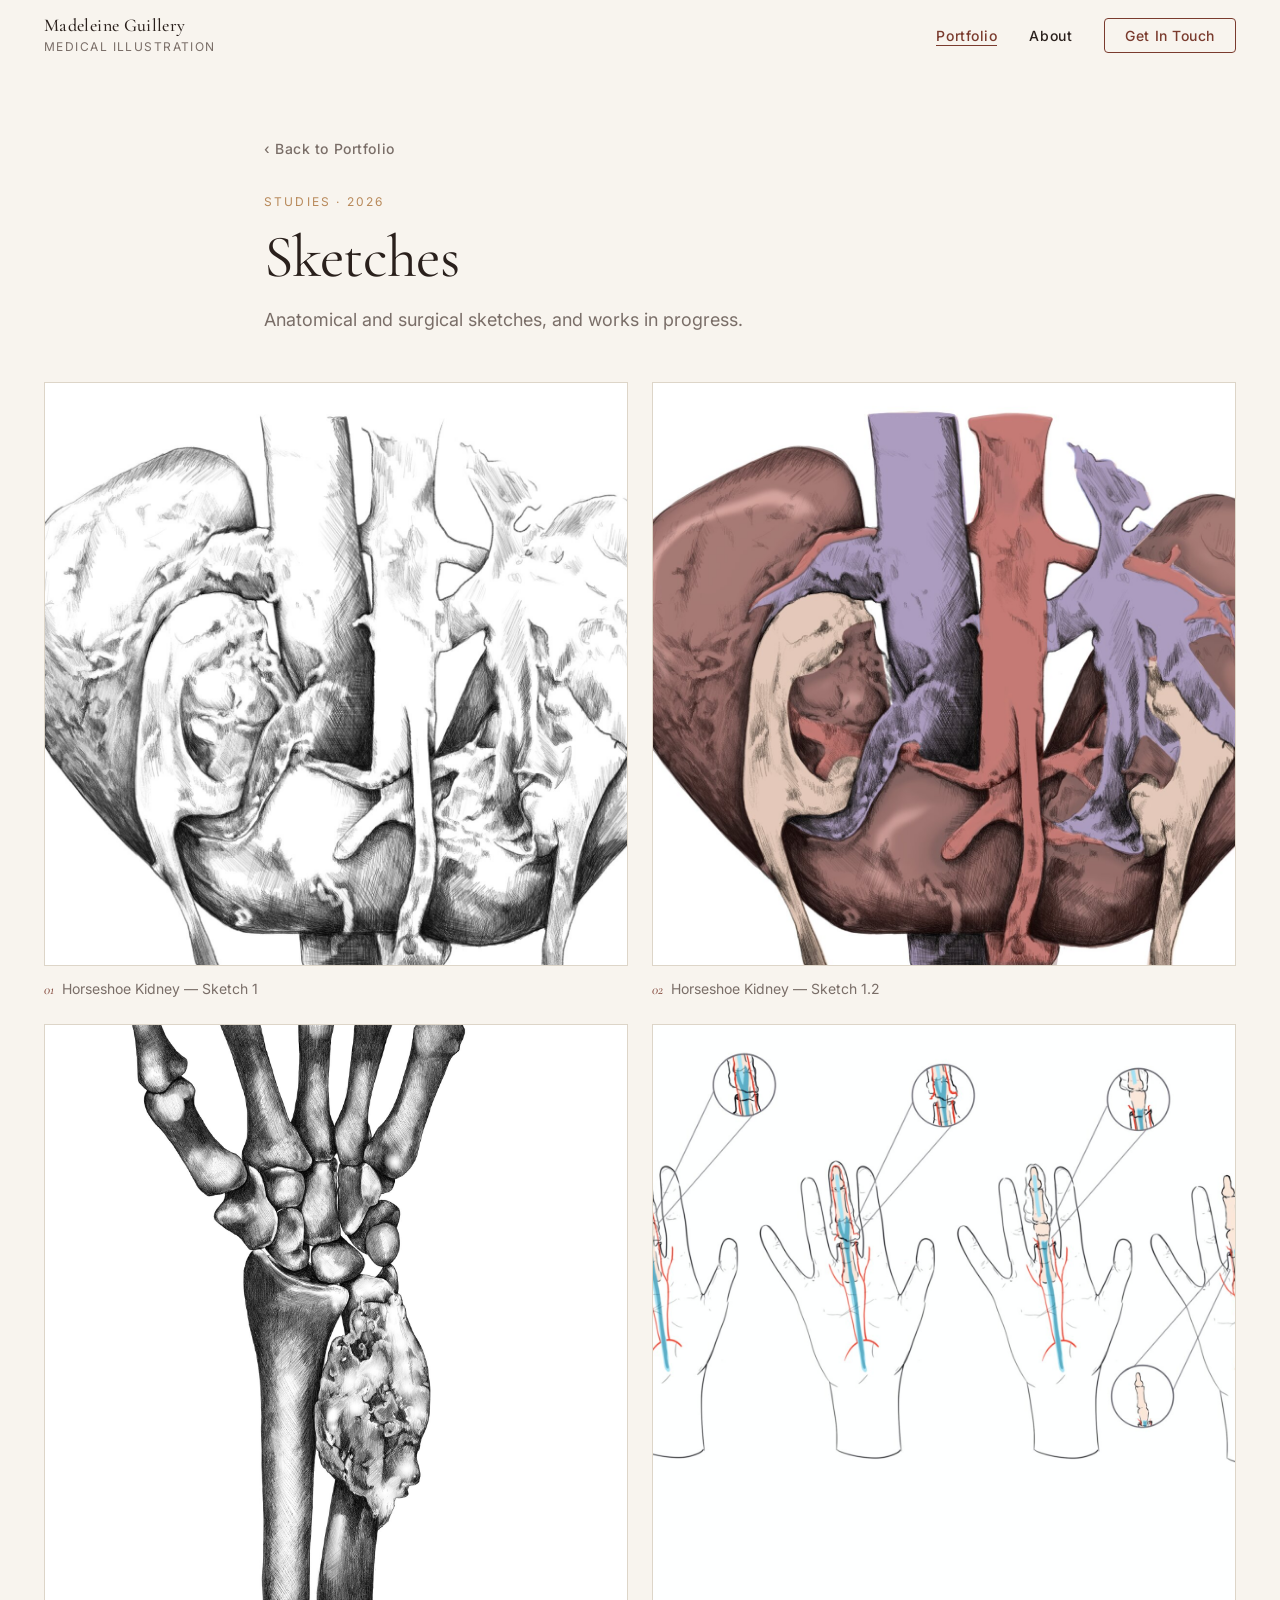
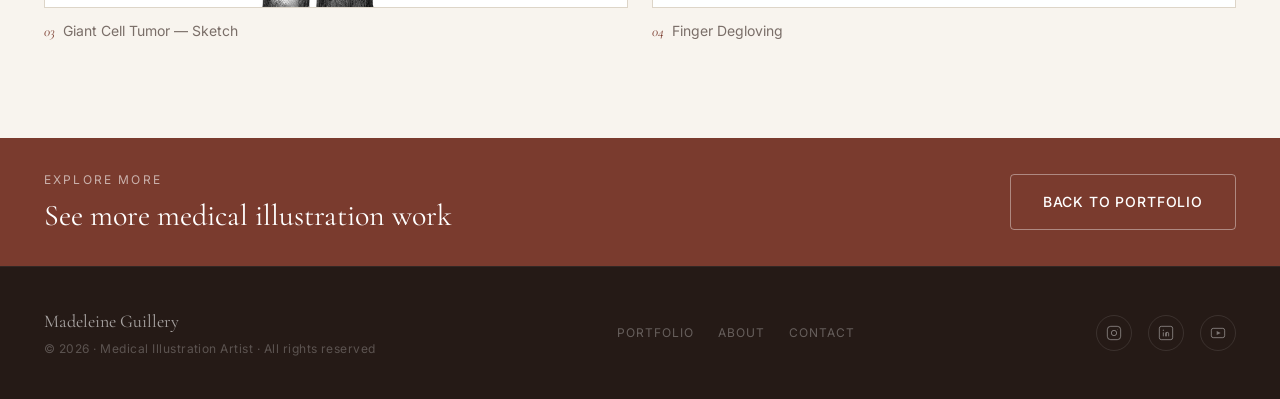
<file: projects/sketches.html>
<!DOCTYPE html>
<html lang="en">
<head>
  <meta charset="UTF-8">
  <meta name="viewport" content="width=device-width, initial-scale=1.0">
  <title>Sketches — Madeleine Guillery</title>
  <meta name="description" content="Anatomical and surgical sketches and works in progress by medical visualization artist Madeleine Guillery.">
  <meta name="author" content="Madeleine Guillery">

  <!-- Open Graph -->
  <meta property="og:title" content="Sketches — Madeleine Guillery">
  <meta property="og:description" content="Anatomical and surgical sketches and works in progress.">
  <meta property="og:type" content="article">

  <!-- Google Fonts: Cormorant Garamond (serif) + Inter (sans) -->
  <link rel="preconnect" href="https://fonts.googleapis.com">
  <link rel="preconnect" href="https://fonts.gstatic.com" crossorigin>
  <link href="https://fonts.googleapis.com/css2?family=Cormorant+Garamond:ital,wght@0,300;0,400;0,500;0,600;1,300;1,400;1,500&family=Inter:wght@300;400;500;600&display=swap" rel="stylesheet">

  <link rel="stylesheet" href="../css/styles.css">
</head>
<body>

  <!-- ======================================================================
       NAVIGATION
       ====================================================================== -->
  <nav class="nav scrolled" id="nav">
    <div class="nav__container">

      <a href="../index.html#home" class="nav__logo">
        <span class="nav__logo-name">Madeleine Guillery</span>
        <span class="nav__logo-title">Medical Illustration</span>
      </a>

      <ul class="nav__links">
        <li><a href="../index.html#portfolio" class="nav__link nav__link--active">Portfolio</a></li>
        <li><a href="../index.html#about"     class="nav__link">About</a></li>
        <li><a href="../index.html#contact"   class="nav__link nav__link--cta">Get In Touch</a></li>
      </ul>

      <button class="nav__toggle" id="navToggle" aria-label="Toggle navigation" aria-expanded="false">
        <span></span>
        <span></span>
        <span></span>
      </button>
    </div>
  </nav>

  <div class="mobile-menu" id="mobileMenu" aria-hidden="true">
    <ul class="mobile-menu__links">
      <li><a href="../index.html#portfolio" class="mobile-menu__link">Portfolio</a></li>
      <li><a href="../index.html#about"     class="mobile-menu__link">About</a></li>
      <li><a href="../index.html#contact"   class="mobile-menu__link">Get In Touch</a></li>
    </ul>
  </div>


  <!-- ======================================================================
       PAGE HERO
       ====================================================================== -->
  <section class="project-hero">
    <div class="container container--narrow">

      <a href="../index.html#portfolio" class="project-hero__back reveal">&lsaquo; Back to Portfolio</a>

      <p class="section__label reveal">Studies &middot; 2026</p>
      <h1 class="section__title reveal reveal--delay-1">Sketches</h1>
      <p class="section__subtitle reveal reveal--delay-2">
        Anatomical and surgical sketches, and works in progress.
      </p>

    </div>
  </section>


  <!-- ======================================================================
       SKETCH GALLERY
       ====================================================================== -->
  <section class="section" style="padding-top:0;">
    <div class="container">
      <div class="project-plate-grid">
        <figure class="project-plate-grid__item reveal">
          <img src="../assets/portfolio/sketches/horseshoe-kidney-sketch-1.jpg"
               alt="Sketch: Horseshoe Kidney, Sketch 1" loading="lazy">
          <figcaption><span class="project-plate-grid__num">01</span>Horseshoe Kidney — Sketch 1</figcaption>
        </figure>

        <figure class="project-plate-grid__item reveal reveal--delay-1">
          <img src="../assets/portfolio/sketches/horseshoe-kidney-sketch-1-2.jpg"
               alt="Sketch: Horseshoe Kidney, Sketch 1.2" loading="lazy">
          <figcaption><span class="project-plate-grid__num">02</span>Horseshoe Kidney — Sketch 1.2</figcaption>
        </figure>

        <figure class="project-plate-grid__item reveal">
          <img src="../assets/portfolio/sketches/giant-cell-tumor-sketch.jpg"
               alt="Sketch: Giant Cell Tumor, Sketch" loading="lazy">
          <figcaption><span class="project-plate-grid__num">03</span>Giant Cell Tumor — Sketch</figcaption>
        </figure>

        <figure class="project-plate-grid__item reveal reveal--delay-1">
          <img src="../assets/portfolio/sketches/finger-degloving.jpg"
               alt="Sketch: Finger Degloving" loading="lazy">
          <figcaption><span class="project-plate-grid__num">04</span>Finger Degloving</figcaption>
        </figure>
      </div>
    </div>
  </section>


  <!-- ======================================================================
       NEXT STEPS BANNER
       ====================================================================== -->
  <div class="availability">
    <div class="availability__inner">
      <div class="availability__text">
        <p class="availability__eyebrow">Explore More</p>
        <p class="availability__headline">See more medical illustration work</p>
      </div>
      <a href="../index.html#portfolio" class="btn btn--ghost">Back to Portfolio</a>
    </div>
  </div>


  <!-- ======================================================================
       FOOTER
       ====================================================================== -->
  <footer class="footer">
    <div class="footer__inner">

      <div class="footer__brand">
        <p class="footer__name">Madeleine Guillery</p>
        <p class="footer__copy">&copy; 2026 &middot; Medical Illustration Artist &middot; All rights reserved</p>
      </div>

      <nav class="footer__links" aria-label="Footer navigation">
        <a href="../index.html#portfolio" class="footer__link">Portfolio</a>
        <a href="../index.html#about"     class="footer__link">About</a>
        <a href="../index.html#contact"   class="footer__link">Contact</a>
      </nav>

      <div class="footer__social">
        <a href="https://www.instagram.com/madidraws1" target="_blank" rel="noopener" class="footer__social-link" aria-label="Instagram">
          <svg width="16" height="16" viewBox="0 0 24 24" fill="none" stroke="currentColor" stroke-width="1.5">
            <rect x="2" y="2" width="20" height="20" rx="5"/>
            <circle cx="12" cy="12" r="4"/>
            <circle cx="17.5" cy="6.5" r="0.5" fill="currentColor" stroke="none"/>
          </svg>
        </a>
        <a href="https://www.linkedin.com/in/guillerymadi" target="_blank" rel="noopener" class="footer__social-link" aria-label="LinkedIn">
          <svg width="16" height="16" viewBox="0 0 24 24" fill="none" stroke="currentColor" stroke-width="1.5">
            <rect x="2" y="2" width="20" height="20" rx="3"/>
            <line x1="8" y1="11" x2="8" y2="17"/>
            <line x1="8" y1="7" x2="8" y2="9"/>
            <path d="M12 17v-4a2 2 0 014 0v4"/>
            <line x1="12" y1="11" x2="12" y2="17"/>
          </svg>
        </a>
        <a href="https://www.youtube.com/@MedicalIllustrationByMadeleine" target="_blank" rel="noopener" class="footer__social-link" aria-label="YouTube">
          <svg width="16" height="16" viewBox="0 0 24 24" fill="none" stroke="currentColor" stroke-width="1.5">
            <rect x="2" y="5" width="20" height="14" rx="3"/>
            <polygon points="10,9 16,12 10,15" fill="currentColor" stroke="none"/>
          </svg>
        </a>
      </div>

    </div>
  </footer>

  <script src="../js/main.js"></script>
</body>
</html>
</file>
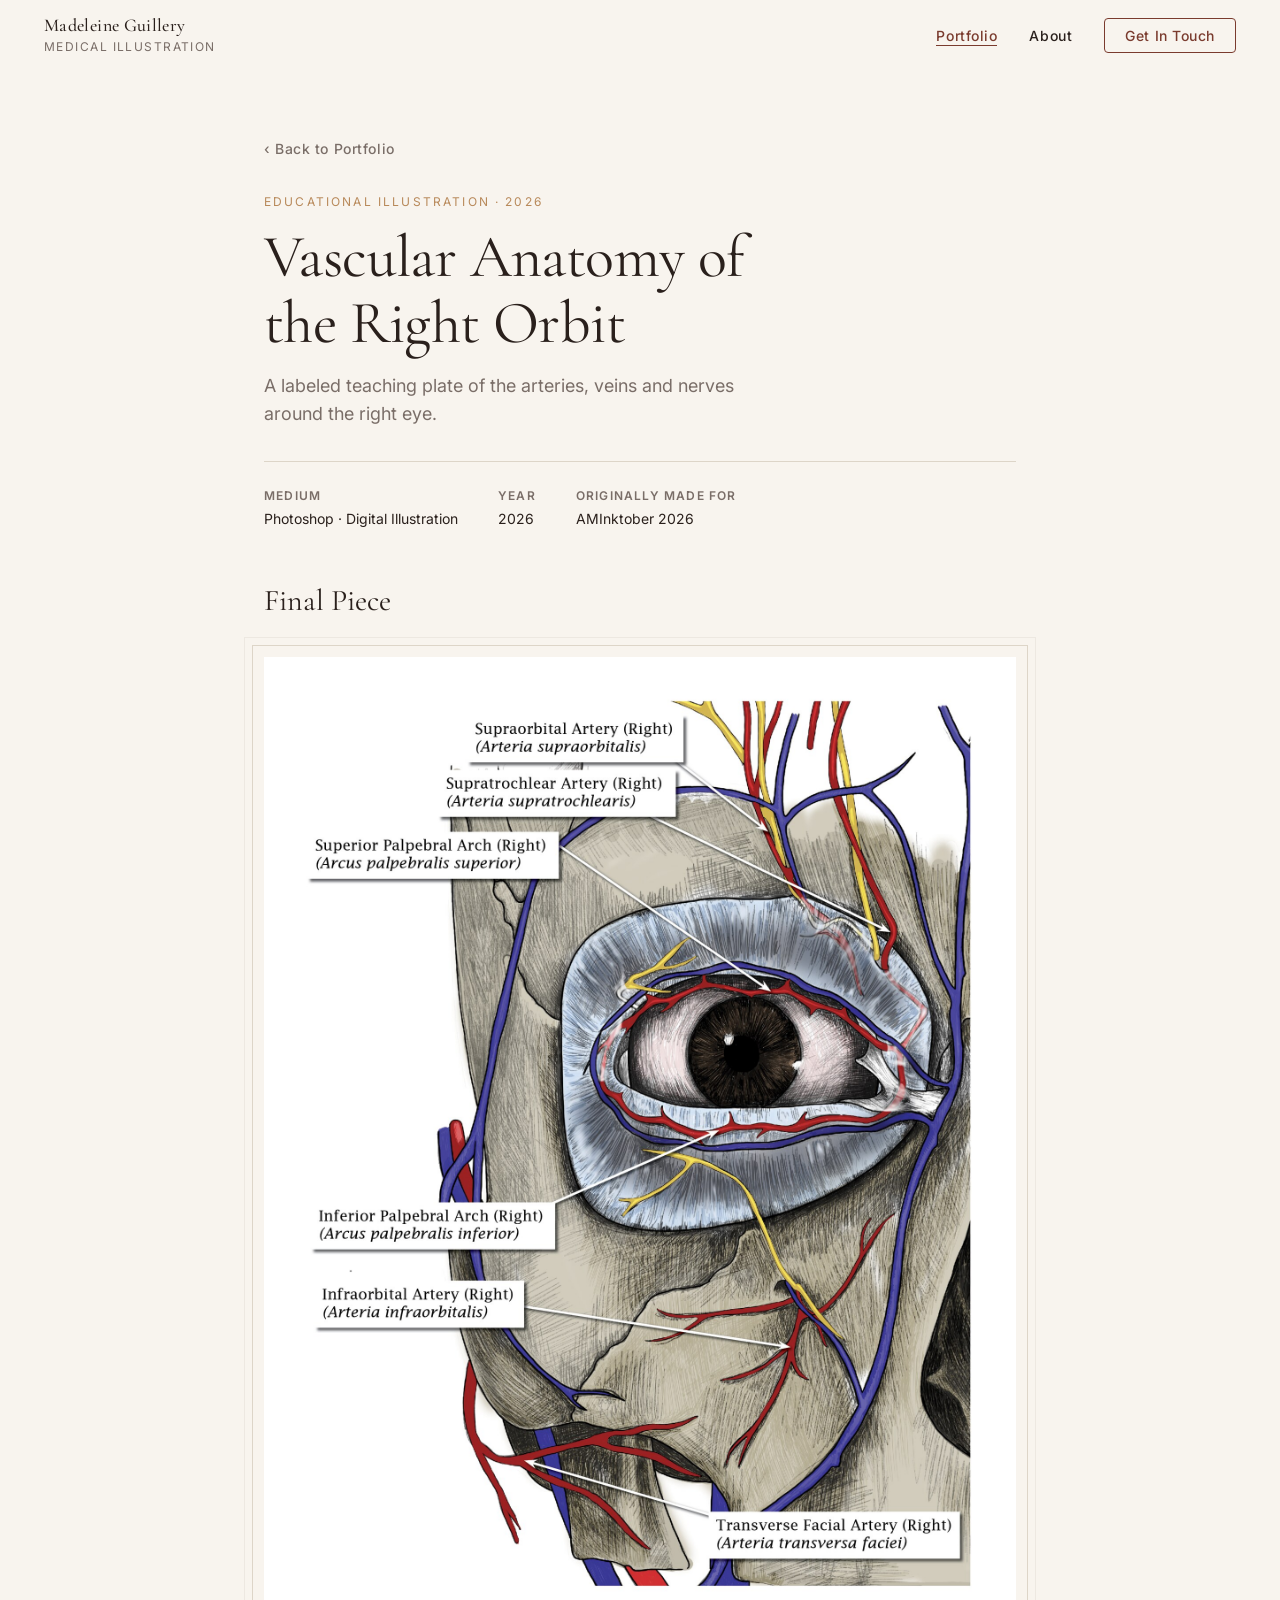
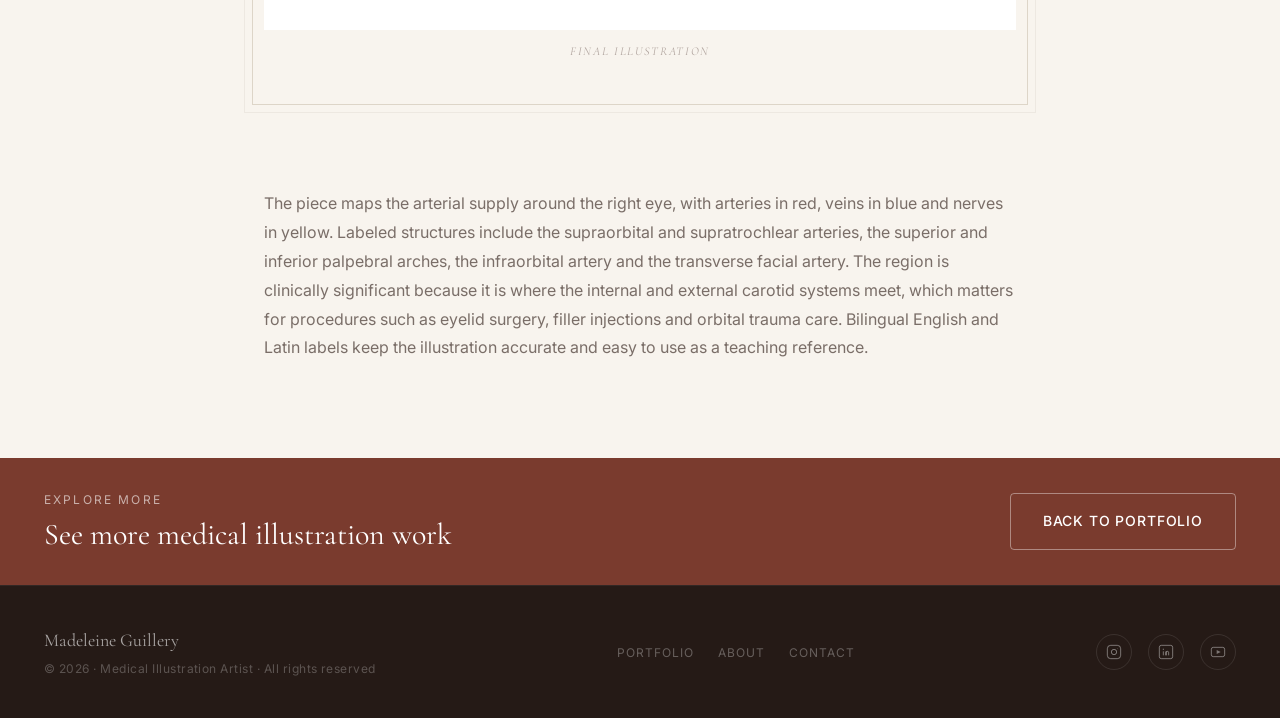
<file: projects/vascular-anatomy-right-orbit.html>
<!DOCTYPE html>
<html lang="en">
<head>
  <meta charset="UTF-8">
  <meta name="viewport" content="width=device-width, initial-scale=1.0">
  <title>Vascular Anatomy of the Right Orbit — Madeleine Guillery</title>
  <meta name="description" content="An educational illustration mapping the arteries, veins and nerves around the right orbit, by medical illustrator Madeleine Guillery.">
  <meta name="author" content="Madeleine Guillery">

  <!-- Open Graph -->
  <meta property="og:title" content="Vascular Anatomy of the Right Orbit — Madeleine Guillery">
  <meta property="og:description" content="A labeled teaching plate of the vascular anatomy of the right orbit.">
  <meta property="og:type" content="article">

  <!-- Google Fonts: Cormorant Garamond (serif) + Inter (sans) -->
  <link rel="preconnect" href="https://fonts.googleapis.com">
  <link rel="preconnect" href="https://fonts.gstatic.com" crossorigin>
  <link href="https://fonts.googleapis.com/css2?family=Cormorant+Garamond:ital,wght@0,300;0,400;0,500;0,600;1,300;1,400;1,500&family=Inter:wght@300;400;500;600&display=swap" rel="stylesheet">

  <link rel="stylesheet" href="../css/styles.css">
</head>
<body>

  <!-- ======================================================================
       NAVIGATION
       ====================================================================== -->
  <nav class="nav scrolled" id="nav">
    <div class="nav__container">

      <a href="../index.html#home" class="nav__logo">
        <span class="nav__logo-name">Madeleine Guillery</span>
        <span class="nav__logo-title">Medical Illustration</span>
      </a>

      <ul class="nav__links">
        <li><a href="../index.html#portfolio" class="nav__link nav__link--active">Portfolio</a></li>
        <li><a href="../index.html#about"     class="nav__link">About</a></li>
        <li><a href="../index.html#contact"   class="nav__link nav__link--cta">Get In Touch</a></li>
      </ul>

      <button class="nav__toggle" id="navToggle" aria-label="Toggle navigation" aria-expanded="false">
        <span></span>
        <span></span>
        <span></span>
      </button>
    </div>
  </nav>

  <div class="mobile-menu" id="mobileMenu" aria-hidden="true">
    <ul class="mobile-menu__links">
      <li><a href="../index.html#portfolio" class="mobile-menu__link">Portfolio</a></li>
      <li><a href="../index.html#about"     class="mobile-menu__link">About</a></li>
      <li><a href="../index.html#contact"   class="mobile-menu__link">Get In Touch</a></li>
    </ul>
  </div>


  <!-- ======================================================================
       PROJECT HERO
       ====================================================================== -->
  <section class="project-hero">
    <div class="container container--narrow">

      <a href="../index.html#portfolio" class="project-hero__back reveal">&lsaquo; Back to Portfolio</a>

      <p class="section__label reveal">Educational Illustration &middot; 2026</p>
      <h1 class="section__title reveal reveal--delay-1">
        Vascular Anatomy of<br>the Right Orbit
      </h1>
      <p class="section__subtitle reveal reveal--delay-2">
        A labeled teaching plate of the arteries, veins and nerves around the right eye.
      </p>

      <div class="project-hero__meta reveal reveal--delay-3">
        <div class="project-hero__meta-item">
          <span class="project-hero__meta-label">Medium</span>
          <span class="project-hero__meta-value">Photoshop &middot; Digital Illustration</span>
        </div>
        <div class="project-hero__meta-item">
          <span class="project-hero__meta-label">Year</span>
          <span class="project-hero__meta-value">2026</span>
        </div>
        <div class="project-hero__meta-item">
          <span class="project-hero__meta-label">Originally made for</span>
          <span class="project-hero__meta-value">AMInktober 2026</span>
        </div>
      </div>

    </div>
  </section>


  <!-- ======================================================================
       FINAL PIECE
       ====================================================================== -->
  <section class="section" style="padding-top:0;">
    <div class="container container--narrow">
      <h2 class="project-subhead reveal">Final Piece</h2>
      <div class="project-plate-frame reveal">
        <div class="project-plate-frame__inner">
          <img src="../assets/portfolio/aminktober/vascular-orbit-final.jpg"
               alt="Labeled illustration of the arteries, veins and nerves around the right orbit, with English and Latin labels">
        </div>
        <p class="project-plate-frame__caption">Final illustration</p>
      </div>
    </div>
  </section>


  <!-- ======================================================================
       PROJECT NOTES
       ====================================================================== -->
  <section class="section" style="padding-top:0;">
    <div class="container container--narrow">
      <div class="about__body reveal">
        <p>
          The piece maps the arterial supply around the right eye, with
          arteries in red, veins in blue and nerves in yellow. Labeled
          structures include the supraorbital and supratrochlear arteries, the
          superior and inferior palpebral arches, the infraorbital artery and
          the transverse facial artery. The region is clinically significant
          because it is where the internal and external carotid systems meet,
          which matters for procedures such as eyelid surgery, filler
          injections and orbital trauma care. Bilingual English and Latin
          labels keep the illustration accurate and easy to use as a teaching
          reference.
        </p>
      </div>
    </div>
  </section>


  <!-- ======================================================================
       NEXT STEPS BANNER
       ====================================================================== -->
  <div class="availability">
    <div class="availability__inner">
      <div class="availability__text">
        <p class="availability__eyebrow">Explore More</p>
        <p class="availability__headline">See more medical illustration work</p>
      </div>
      <a href="../index.html#portfolio" class="btn btn--ghost">Back to Portfolio</a>
    </div>
  </div>


  <!-- ======================================================================
       FOOTER
       ====================================================================== -->
  <footer class="footer">
    <div class="footer__inner">

      <div class="footer__brand">
        <p class="footer__name">Madeleine Guillery</p>
        <p class="footer__copy">&copy; 2026 &middot; Medical Illustration Artist &middot; All rights reserved</p>
      </div>

      <nav class="footer__links" aria-label="Footer navigation">
        <a href="../index.html#portfolio" class="footer__link">Portfolio</a>
        <a href="../index.html#about"     class="footer__link">About</a>
        <a href="../index.html#contact"   class="footer__link">Contact</a>
      </nav>

      <div class="footer__social">
        <a href="https://www.instagram.com/madidraws1" target="_blank" rel="noopener" class="footer__social-link" aria-label="Instagram">
          <svg width="16" height="16" viewBox="0 0 24 24" fill="none" stroke="currentColor" stroke-width="1.5">
            <rect x="2" y="2" width="20" height="20" rx="5"/>
            <circle cx="12" cy="12" r="4"/>
            <circle cx="17.5" cy="6.5" r="0.5" fill="currentColor" stroke="none"/>
          </svg>
        </a>
        <a href="https://www.linkedin.com/in/guillerymadi" target="_blank" rel="noopener" class="footer__social-link" aria-label="LinkedIn">
          <svg width="16" height="16" viewBox="0 0 24 24" fill="none" stroke="currentColor" stroke-width="1.5">
            <rect x="2" y="2" width="20" height="20" rx="3"/>
            <line x1="8" y1="11" x2="8" y2="17"/>
            <line x1="8" y1="7" x2="8" y2="9"/>
            <path d="M12 17v-4a2 2 0 014 0v4"/>
            <line x1="12" y1="11" x2="12" y2="17"/>
          </svg>
        </a>
        <a href="https://www.youtube.com/@MedicalIllustrationByMadeleine" target="_blank" rel="noopener" class="footer__social-link" aria-label="YouTube">
          <svg width="16" height="16" viewBox="0 0 24 24" fill="none" stroke="currentColor" stroke-width="1.5">
            <rect x="2" y="5" width="20" height="14" rx="3"/>
            <polygon points="10,9 16,12 10,15" fill="currentColor" stroke="none"/>
          </svg>
        </a>
      </div>

    </div>
  </footer>

  <script src="../js/main.js"></script>
</body>
</html>
</file>
<file: css/styles.css>
/* ==========================================================================
   Madeleine Guillery — Medical Visualization Artist
   Design System & Styles

   Aesthetic: Vintage anatomical plate warmth × modern scientific grid
   Inspired by: Classic medical illustration plates (Inspo 1 & 2)
                + systematic scientific catalog layout (Inspo 3)
   ========================================================================== */

/* --------------------------------------------------------------------------
   Design Tokens
   -------------------------------------------------------------------------- */
:root {
  /* Color Palette — Warm cream base, anatomical-ink accents */
  --c-bg:            #F8F4EE;   /* Aged paper cream — main background */
  --c-bg-alt:        #F2EBE0;   /* Slightly deeper cream — alternate sections */
  --c-surface:       #FFFFFF;   /* Pure white — cards, overlays */
  --c-surface-tint:  #FDF9F5;   /* Barely-there cream — subtle card bg */

  --c-text:          #2A201C;   /* Very dark warm brown — primary text */
  --c-text-muted:    #7A6E68;   /* Medium warm gray — secondary text */
  --c-text-faint:    #B0A49E;   /* Light warm gray — captions, labels */

  --c-accent:        #7A3B2E;   /* Brick/rust — anatomical plate ink red */
  --c-accent-hover:  #5E2C22;   /* Deeper brick — hover state */
  --c-accent-light:  #F0E0DA;   /* Blush — accent light bg */

  --c-teal:          #3A6E6B;   /* Muted teal — secondary accent */
  --c-teal-light:    #D4E9E8;   /* Pale teal — teal light bg */

  --c-gold:          #B8895A;   /* Warm gold — decorative accents */

  --c-border:        #DDD5C8;   /* Warm beige — standard borders */
  --c-border-light:  #EDE8E1;   /* Light warm — subtle dividers */

  --c-dark:          #1A120F;   /* Near-black warm — dark sections */
  --c-dark-surface:  #251A16;   /* Dark warm surface — footer bg */

  /* Typography */
  --font-serif:  'Cormorant Garamond', 'Georgia', serif;
  --font-sans:   'Inter', -apple-system, BlinkMacSystemFont, 'Segoe UI', sans-serif;

  /* Font Scale */
  --text-xs:   0.75rem;    /* 12px */
  --text-sm:   0.875rem;   /* 14px */
  --text-base: 1rem;       /* 16px */
  --text-lg:   1.125rem;   /* 18px */
  --text-xl:   1.25rem;    /* 20px */
  --text-2xl:  1.5rem;     /* 24px */
  --text-3xl:  1.875rem;   /* 30px */
  --text-4xl:  2.25rem;    /* 36px */
  --text-5xl:  3rem;       /* 48px */
  --text-6xl:  3.75rem;    /* 60px */
  --text-7xl:  4.5rem;     /* 72px */

  /* Spacing */
  --sp-1:  0.25rem;
  --sp-2:  0.5rem;
  --sp-3:  0.75rem;
  --sp-4:  1rem;
  --sp-5:  1.25rem;
  --sp-6:  1.5rem;
  --sp-8:  2rem;
  --sp-10: 2.5rem;
  --sp-12: 3rem;
  --sp-16: 4rem;
  --sp-20: 5rem;
  --sp-24: 6rem;
  --sp-32: 8rem;

  /* Layout */
  --max-w:         1240px;
  --max-w-narrow:  800px;
  --nav-h:         72px;

  /* Transitions */
  --ease:          cubic-bezier(0.4, 0, 0.2, 1);
  --t-fast:        0.15s var(--ease);
  --t-base:        0.25s var(--ease);
  --t-slow:        0.4s var(--ease);

  /* Shadows */
  --shadow-sm:  0 1px 3px rgba(42, 32, 28, 0.08), 0 1px 2px rgba(42, 32, 28, 0.06);
  --shadow-md:  0 4px 12px rgba(42, 32, 28, 0.1), 0 2px 4px rgba(42, 32, 28, 0.06);
  --shadow-lg:  0 12px 32px rgba(42, 32, 28, 0.12), 0 4px 8px rgba(42, 32, 28, 0.08);

  /* Border radius */
  --radius-sm:  4px;
  --radius-md:  8px;
  --radius-lg:  12px;
}

/* --------------------------------------------------------------------------
   Reset & Base
   -------------------------------------------------------------------------- */
*, *::before, *::after {
  box-sizing: border-box;
  margin: 0;
  padding: 0;
}

html {
  scroll-behavior: smooth;
  font-size: 16px;
  -webkit-text-size-adjust: 100%;
}

body {
  font-family: var(--font-sans);
  font-size: var(--text-base);
  line-height: 1.6;
  color: var(--c-text);
  background-color: var(--c-bg);
  -webkit-font-smoothing: antialiased;
  -moz-osx-font-smoothing: grayscale;
  overflow-x: hidden;
}

/* Prevent hero decorative borders from creating horizontal scroll */
html { overflow-x: hidden; }

img {
  max-width: 100%;
  height: auto;
  display: block;
}

a {
  color: inherit;
  text-decoration: none;
}

ul { list-style: none; }

button {
  font-family: var(--font-sans);
  cursor: pointer;
  border: none;
  background: none;
}

/* --------------------------------------------------------------------------
   Layout Utilities
   -------------------------------------------------------------------------- */
.container {
  width: 100%;
  max-width: var(--max-w);
  margin: 0 auto;
  padding: 0 var(--sp-6);
}

.container--narrow {
  max-width: var(--max-w-narrow);
}

.section {
  padding: var(--sp-24) 0;
}

/* --------------------------------------------------------------------------
   Navigation
   -------------------------------------------------------------------------- */
.nav {
  position: fixed;
  top: 0;
  left: 0;
  right: 0;
  z-index: 100;
  height: var(--nav-h);
  background: transparent;
  transition: background var(--t-base), box-shadow var(--t-base), border-color var(--t-base);
  border-bottom: 1px solid transparent;
}

.nav.scrolled {
  background: rgba(248, 244, 238, 0.95);
  backdrop-filter: blur(10px);
  -webkit-backdrop-filter: blur(10px);
  border-bottom-color: var(--c-border-light);
  box-shadow: var(--shadow-sm);
}

.nav__container {
  max-width: var(--max-w);
  margin: 0 auto;
  padding: 0 var(--sp-6);
  height: 100%;
  display: flex;
  align-items: center;
  justify-content: space-between;
}

.nav__logo {
  display: flex;
  flex-direction: column;
  gap: 1px;
}

.nav__logo-name {
  font-family: var(--font-serif);
  font-size: var(--text-lg);
  font-weight: 500;
  letter-spacing: 0.02em;
  color: var(--c-text);
  line-height: 1.2;
}

.nav__logo-title {
  font-size: var(--text-xs);
  font-weight: 400;
  letter-spacing: 0.12em;
  text-transform: uppercase;
  color: var(--c-text-muted);
}

.nav__links {
  display: flex;
  align-items: center;
  gap: var(--sp-8);
}

.nav__link {
  font-size: var(--text-sm);
  font-weight: 500;
  letter-spacing: 0.04em;
  color: var(--c-text);
  transition: color var(--t-fast);
  position: relative;
}

.nav__link::after {
  content: '';
  position: absolute;
  bottom: -2px;
  left: 0;
  width: 0;
  height: 1px;
  background: var(--c-accent);
  transition: width var(--t-base);
}

.nav__link:hover { color: var(--c-accent); }
.nav__link:hover::after { width: 100%; }

.nav__link--cta {
  padding: var(--sp-2) var(--sp-5);
  border: 1.5px solid var(--c-accent);
  border-radius: var(--radius-sm);
  color: var(--c-accent);
  transition: background var(--t-fast), color var(--t-fast);
}

.nav__link--cta::after { display: none; }

.nav__link--cta:hover {
  background: var(--c-accent);
  color: var(--c-surface);
}

/* Active section highlight (set by JS on scroll) */
.nav__link--active {
  color: var(--c-accent);
}
.nav__link--active::after {
  width: 100%;
  background: var(--c-accent);
}

/* Hamburger */
.nav__toggle {
  display: none;
  flex-direction: column;
  gap: 5px;
  padding: var(--sp-2);
  background: none;
  border: none;
  cursor: pointer;
}

.nav__toggle span {
  display: block;
  width: 22px;
  height: 1.5px;
  background: var(--c-text);
  transition: transform var(--t-base), opacity var(--t-base);
}

.nav__toggle.open span:nth-child(1) { transform: translateY(6.5px) rotate(45deg); }
.nav__toggle.open span:nth-child(2) { opacity: 0; }
.nav__toggle.open span:nth-child(3) { transform: translateY(-6.5px) rotate(-45deg); }

/* Mobile menu */
.mobile-menu {
  position: fixed;
  top: var(--nav-h);
  left: 0;
  right: 0;
  z-index: 99;
  background: var(--c-bg);
  border-bottom: 1px solid var(--c-border);
  padding: var(--sp-6);
  transform: translateY(-100%);
  opacity: 0;
  transition: transform var(--t-base), opacity var(--t-base);
  pointer-events: none;
}

.mobile-menu.open {
  transform: translateY(0);
  opacity: 1;
  pointer-events: all;
}

.mobile-menu__links {
  display: flex;
  flex-direction: column;
  gap: var(--sp-4);
}

.mobile-menu__link {
  font-size: var(--text-lg);
  font-family: var(--font-serif);
  font-weight: 500;
  color: var(--c-text);
  padding: var(--sp-3) 0;
  border-bottom: 1px solid var(--c-border-light);
}

/* --------------------------------------------------------------------------
   Buttons
   -------------------------------------------------------------------------- */
.btn {
  display: inline-flex;
  align-items: center;
  gap: var(--sp-2);
  font-family: var(--font-sans);
  font-size: var(--text-sm);
  font-weight: 500;
  letter-spacing: 0.06em;
  text-transform: uppercase;
  padding: var(--sp-4) var(--sp-8);
  border-radius: var(--radius-sm);
  transition: background var(--t-fast), color var(--t-fast), border-color var(--t-fast), transform var(--t-fast);
  cursor: pointer;
  white-space: nowrap;
}

.btn:hover { transform: translateY(-1px); }
.btn:active { transform: translateY(0); }

.btn--primary {
  background: var(--c-accent);
  color: var(--c-surface);
  border: 1.5px solid var(--c-accent);
}

.btn--primary:hover {
  background: var(--c-accent-hover);
  border-color: var(--c-accent-hover);
}

.btn--secondary {
  background: transparent;
  color: var(--c-text);
  border: 1.5px solid var(--c-border);
}

.btn--secondary:hover {
  border-color: var(--c-text);
}

.btn--ghost {
  background: transparent;
  color: var(--c-surface);
  border: 1.5px solid rgba(255,255,255,0.4);
}

.btn--ghost:hover {
  border-color: var(--c-surface);
  background: rgba(255,255,255,0.08);
}

/* --------------------------------------------------------------------------
   Section Headers (shared pattern)
   -------------------------------------------------------------------------- */
.section__label {
  font-family: var(--font-sans);
  font-size: var(--text-xs);
  font-weight: 400;
  letter-spacing: 0.18em;
  text-transform: uppercase;
  color: var(--c-gold);
  margin-bottom: var(--sp-3);
}

.section__title {
  font-family: var(--font-serif);
  font-size: clamp(var(--text-4xl), 5vw, var(--text-6xl));
  font-weight: 400;
  line-height: 1.1;
  letter-spacing: -0.01em;
  color: var(--c-text);
  margin-bottom: var(--sp-4);
}

.section__subtitle {
  font-size: var(--text-lg);
  color: var(--c-text-muted);
  max-width: 520px;
  line-height: 1.6;
}

.section__header {
  margin-bottom: var(--sp-12);
}

/* --------------------------------------------------------------------------
   Hero
   -------------------------------------------------------------------------- */
.hero {
  min-height: 100vh;
  background: var(--c-bg);
  display: flex;
  align-items: center;
  padding-top: var(--nav-h);
  position: relative;
  overflow: hidden;
}

/* Subtle background grid pattern — like graph paper on old plates */
.hero::before {
  content: '';
  position: absolute;
  inset: 0;
  background-image:
    linear-gradient(var(--c-border-light) 1px, transparent 1px),
    linear-gradient(90deg, var(--c-border-light) 1px, transparent 1px);
  background-size: 60px 60px;
  opacity: 0.5;
  pointer-events: none;
}

.hero__container {
  max-width: var(--max-w);
  margin: 0 auto;
  padding: var(--sp-20) var(--sp-6);
  display: grid;
  grid-template-columns: 1fr 1fr;
  gap: var(--sp-16);
  align-items: center;
  position: relative;
  z-index: 1;
}

.hero__content {
  display: flex;
  flex-direction: column;
  gap: var(--sp-6);
}

.hero__eyebrow {
  font-size: var(--text-xs);
  font-weight: 400;
  letter-spacing: 0.2em;
  text-transform: uppercase;
  color: var(--c-gold);
  display: flex;
  align-items: center;
  gap: var(--sp-3);
}

.hero__eyebrow::before {
  content: '';
  display: inline-block;
  width: 32px;
  height: 1px;
  background: var(--c-gold);
}

.hero__name {
  font-family: var(--font-serif);
  font-size: clamp(var(--text-5xl), 8vw, var(--text-7xl));
  font-weight: 300;
  line-height: 1.0;
  letter-spacing: -0.02em;
  color: var(--c-text);
}

.hero__tagline {
  font-family: var(--font-serif);
  font-size: var(--text-2xl);
  font-weight: 400;
  font-style: italic;
  color: var(--c-text-muted);
  line-height: 1.4;
  border-left: 2px solid var(--c-accent);
  padding-left: var(--sp-4);
  margin: var(--sp-2) 0;
}

.hero__bio {
  font-size: var(--text-base);
  color: var(--c-text-muted);
  line-height: 1.75;
  max-width: 460px;
}

.hero__actions {
  display: flex;
  gap: var(--sp-4);
  flex-wrap: wrap;
  margin-top: var(--sp-2);
}

.hero__credentials {
  display: flex;
  flex-direction: column;
  gap: var(--sp-4);
  margin-top: var(--sp-4);
  padding-top: var(--sp-6);
  border-top: 1px solid var(--c-border);
}

.credential {
  display: grid;
  grid-template-columns: 100px 1fr;
  gap: var(--sp-4);
  align-items: start;
}

.credential__label {
  font-size: var(--text-xs);
  letter-spacing: 0.12em;
  text-transform: uppercase;
  color: var(--c-text-faint);
  padding-top: 2px;
}

.credential__value {
  font-size: var(--text-sm);
  color: var(--c-text-muted);
  line-height: 1.5;
}

/* Hero Image Frame — styled like an anatomical plate illustration */
.hero__image {
  display: flex;
  justify-content: center;
  align-items: center;
}

.hero__image-frame {
  position: relative;
  width: 100%;
  max-width: 500px;
  padding-bottom: var(--sp-8); /* room for caption below */
}

/* Double-border frame — like a plate mount */
.hero__image-frame::before {
  content: '';
  position: absolute;
  inset: -12px;
  border: 1px solid var(--c-border);
  pointer-events: none;
  z-index: 1;
}

.hero__image-frame::after {
  content: '';
  position: absolute;
  inset: -20px;
  border: 1px solid var(--c-border-light);
  pointer-events: none;
}

.hero__image-inner {
  position: relative;
  width: 100%;
  aspect-ratio: 4/5;
  overflow: hidden;
  background: var(--c-surface-tint);
  min-height: 200px; /* safety floor on small screens */
}

.hero__image-inner img {
  width: 100%;
  height: 100%;
  object-fit: cover;
  display: block;
}

/* Placeholder shown when no image is provided */
.hero__placeholder {
  position: absolute;
  inset: 0;
  display: flex;
  flex-direction: column;
  align-items: center;
  justify-content: center;
  background: var(--c-surface-tint);
  border: 2px dashed var(--c-border);
  gap: var(--sp-4);
  color: var(--c-text-faint);
  font-size: var(--text-sm);
  font-family: var(--font-sans);
  letter-spacing: 0.06em;
  text-align: center;
  padding: var(--sp-8);
}

.hero__placeholder small {
  display: block;
  margin-top: var(--sp-2);
  font-size: var(--text-xs);
  font-family: monospace;
  opacity: 0.6;
}

.hero__placeholder-icon {
  width: 64px;
  height: 64px;
  opacity: 0.3;
}

.hero__image-caption {
  display: block;
  text-align: center;
  font-size: var(--text-xs);
  letter-spacing: 0.14em;
  text-transform: uppercase;
  color: var(--c-text-faint);
  padding: var(--sp-3) 0 0;
  font-style: italic;
  font-family: var(--font-serif);
}

/* Plate number decoration */
.hero__plate-label {
  position: absolute;
  bottom: var(--sp-8);
  right: var(--sp-8);
  font-family: var(--font-serif);
  font-style: italic;
  font-size: var(--text-sm);
  color: var(--c-text-faint);
  letter-spacing: 0.08em;
}

/* --------------------------------------------------------------------------
   Portfolio
   -------------------------------------------------------------------------- */
.portfolio {
  background: var(--c-surface);
}

/* Filter tabs */
.portfolio__filters {
  display: flex;
  flex-wrap: wrap;
  gap: var(--sp-2);
  margin-bottom: var(--sp-10);
  padding-bottom: var(--sp-6);
  border-bottom: 1px solid var(--c-border-light);
}

.filter-btn {
  font-family: var(--font-sans);
  font-size: var(--text-xs);
  font-weight: 500;
  letter-spacing: 0.1em;
  text-transform: uppercase;
  padding: var(--sp-2) var(--sp-5);
  border: 1px solid var(--c-border);
  border-radius: 100px;
  color: var(--c-text-muted);
  background: transparent;
  cursor: pointer;
  transition: all var(--t-fast);
}

.filter-btn:hover {
  border-color: var(--c-text-muted);
  color: var(--c-text);
}

.filter-btn.active {
  background: var(--c-accent);
  border-color: var(--c-accent);
  color: var(--c-surface);
}

/* Portfolio grid */
.portfolio__grid {
  display: grid;
  grid-template-columns: repeat(3, 1fr);
  gap: var(--sp-6);
}

/* Portfolio card */
.portfolio__item {
  display: flex;
  flex-direction: column;
  gap: var(--sp-3);
  cursor: pointer;
  transition: opacity var(--t-base);
}

.portfolio__item.hidden {
  display: none;
}

.portfolio__item-image {
  position: relative;
  overflow: hidden;
  background: var(--c-bg-alt);
  aspect-ratio: 4/3;
}

.portfolio__item-image img {
  width: 100%;
  height: 100%;
  object-fit: cover;
  transition: transform var(--t-slow);
}

.portfolio__item:hover .portfolio__item-image img {
  transform: scale(1.04);
}

/* Placeholder for cards without images */
.portfolio__ph {
  width: 100%;
  height: 100%;
  display: flex;
  align-items: center;
  justify-content: center;
  position: relative;
  overflow: hidden;
  transition: transform var(--t-slow);
}

.portfolio__item:hover .portfolio__ph {
  transform: scale(1.04);
}

.portfolio__ph::after {
  content: attr(data-label);
  position: absolute;
  bottom: var(--sp-4);
  left: var(--sp-4);
  right: var(--sp-4);
  font-family: var(--font-serif);
  font-style: italic;
  font-size: var(--text-sm);
  color: rgba(255,255,255,0.4);
  text-align: center;
  letter-spacing: 0.06em;
}

/* Category color palettes for placeholders */
.ph--3d {
  background: linear-gradient(135deg, #3A4A5C 0%, #2C3A4A 50%, #4A3A3A 100%);
}
.ph--illustrations {
  background: linear-gradient(135deg, #6B4A3A 0%, #8B5C4A 50%, #5A4A6B 100%);
}
.ph--sketches {
  background: linear-gradient(135deg, #4A5C4A 0%, #5C6B5C 50%, #3A4A3A 100%);
}
.ph--animations {
  background: linear-gradient(135deg, #4A4A6B 0%, #5C5A8B 50%, #3A4A6B 100%);
}
.ph--thesis {
  background: linear-gradient(135deg, #6B5A3A 0%, #8B7A5C 50%, #5A4A2C 100%);
}

/* Hover overlay */
.portfolio__overlay {
  position: absolute;
  inset: 0;
  background: linear-gradient(to top, rgba(26, 18, 15, 0.92) 0%, rgba(26, 18, 15, 0.2) 60%, transparent 100%);
  display: flex;
  flex-direction: column;
  justify-content: flex-end;
  padding: var(--sp-5);
  opacity: 0;
  transition: opacity var(--t-base);
}

.portfolio__item:hover .portfolio__overlay {
  opacity: 1;
}

.portfolio__overlay-title {
  font-family: var(--font-serif);
  font-size: var(--text-xl);
  font-weight: 400;
  color: var(--c-surface);
  line-height: 1.3;
  margin-bottom: var(--sp-1);
}

.portfolio__overlay-cat {
  font-size: var(--text-xs);
  letter-spacing: 0.12em;
  text-transform: uppercase;
  color: rgba(255,255,255,0.55);
}

/* Card info below image */
.portfolio__item-info {
  padding: 0 var(--sp-1);
}

.portfolio__item-title {
  font-family: var(--font-serif);
  font-size: var(--text-lg);
  font-weight: 400;
  color: var(--c-text);
  margin-bottom: var(--sp-1);
}

.portfolio__item-caption {
  font-size: var(--text-xs);
  color: var(--c-text-faint);
  letter-spacing: 0.04em;
}

.portfolio__item-tag {
  display: inline-block;
  font-size: 10px;
  font-weight: 500;
  letter-spacing: 0.1em;
  text-transform: uppercase;
  color: var(--c-accent);
  margin-bottom: var(--sp-2);
}

/* --------------------------------------------------------------------------
   About
   -------------------------------------------------------------------------- */
.about {
  background: var(--c-bg);
}

.about__grid {
  display: grid;
  grid-template-columns: 5fr 4fr;
  gap: var(--sp-16);
  align-items: start;
}

.about__content {
  display: flex;
  flex-direction: column;
  gap: var(--sp-6);
}

.about__intro {
  font-family: var(--font-serif);
  font-size: var(--text-2xl);
  font-weight: 400;
  line-height: 1.5;
  color: var(--c-text);
}

.about__body {
  font-size: var(--text-base);
  color: var(--c-text-muted);
  line-height: 1.8;
  display: flex;
  flex-direction: column;
  gap: var(--sp-4);
}

.about__quote {
  font-family: var(--font-serif);
  font-style: italic;
  font-size: var(--text-xl);
  color: var(--c-text);
  line-height: 1.5;
  padding: var(--sp-6);
  border-left: 3px solid var(--c-accent);
  background: var(--c-accent-light);
  margin: var(--sp-4) 0;
}

/* Skills / Education sidebar */
.about__sidebar {
  display: flex;
  flex-direction: column;
  gap: var(--sp-8);
  position: sticky;
  top: calc(var(--nav-h) + var(--sp-8));
}

.about__card {
  background: var(--c-surface);
  border: 1px solid var(--c-border);
  padding: var(--sp-6);
}

.about__card-title {
  font-size: var(--text-xs);
  font-weight: 500;
  letter-spacing: 0.14em;
  text-transform: uppercase;
  color: var(--c-text-faint);
  margin-bottom: var(--sp-5);
  padding-bottom: var(--sp-3);
  border-bottom: 1px solid var(--c-border-light);
}

.about__edu-item {
  display: flex;
  flex-direction: column;
  gap: var(--sp-1);
}

.about__edu-degree {
  font-family: var(--font-serif);
  font-size: var(--text-lg);
  font-weight: 500;
  color: var(--c-text);
  line-height: 1.3;
}

.about__edu-school {
  font-size: var(--text-sm);
  color: var(--c-text-muted);
}

.about__edu-detail {
  font-size: var(--text-xs);
  color: var(--c-text-faint);
  font-style: italic;
}

/* Skills list */
.skills-list {
  display: flex;
  flex-direction: column;
  gap: var(--sp-3);
}

.skill-item {
  display: flex;
  flex-direction: column;
  gap: var(--sp-1);
}

.skill-item__label {
  display: flex;
  justify-content: space-between;
  align-items: center;
}

.skill-item__name {
  font-size: var(--text-sm);
  color: var(--c-text);
  font-weight: 400;
}

.skill-item__level {
  font-size: var(--text-xs);
  color: var(--c-text-faint);
  letter-spacing: 0.06em;
}

.skill-item__bar {
  height: 2px;
  background: var(--c-border);
  border-radius: 100px;
  overflow: hidden;
}

.skill-item__fill {
  height: 100%;
  background: var(--c-accent);
  border-radius: 100px;
  transition: width 1s var(--ease);
}

/* Social links */
.social-links {
  display: flex;
  flex-direction: column;
  gap: var(--sp-3);
}

.social-link {
  display: flex;
  align-items: center;
  gap: var(--sp-3);
  font-size: var(--text-sm);
  color: var(--c-text-muted);
  transition: color var(--t-fast);
  padding: var(--sp-2) 0;
  border-bottom: 1px solid var(--c-border-light);
}

.social-link:last-child {
  border-bottom: none;
}

.social-link:hover {
  color: var(--c-accent);
}

.social-link__icon {
  width: 18px;
  height: 18px;
  flex-shrink: 0;
  opacity: 0.5;
}

.social-link:hover .social-link__icon {
  opacity: 1;
}

.social-link__handle {
  font-size: var(--text-xs);
  color: var(--c-text-faint);
  margin-left: auto;
  letter-spacing: 0.04em;
}

/* --------------------------------------------------------------------------
   Process
   -------------------------------------------------------------------------- */
.process {
  background: var(--c-bg-alt);
}

.process__grid {
  display: grid;
  grid-template-columns: repeat(4, 1fr);
  gap: var(--sp-8);
  position: relative;
}

/* Connecting line through steps */
.process__grid::before {
  content: '';
  position: absolute;
  top: 28px;
  left: 14%;
  right: 14%;
  height: 1px;
  background: var(--c-border);
  z-index: 0;
}

.process__step {
  display: flex;
  flex-direction: column;
  gap: var(--sp-5);
  position: relative;
  z-index: 1;
}

.process__step-number {
  width: 56px;
  height: 56px;
  display: flex;
  align-items: center;
  justify-content: center;
  border: 1px solid var(--c-border);
  background: var(--c-bg-alt);
  font-family: var(--font-serif);
  font-size: var(--text-2xl);
  font-weight: 400;
  color: var(--c-text-faint);
}

.process__step-title {
  font-family: var(--font-serif);
  font-size: var(--text-xl);
  font-weight: 500;
  color: var(--c-text);
  line-height: 1.3;
}

.process__step-body {
  font-size: var(--text-sm);
  color: var(--c-text-muted);
  line-height: 1.75;
}

/* --------------------------------------------------------------------------
   Availability Banner
   -------------------------------------------------------------------------- */
.availability {
  background: var(--c-accent);
  padding: var(--sp-8) 0;
}

.availability__inner {
  max-width: var(--max-w);
  margin: 0 auto;
  padding: 0 var(--sp-6);
  display: flex;
  align-items: center;
  justify-content: space-between;
  gap: var(--sp-8);
  flex-wrap: wrap;
}

.availability__text {
  color: var(--c-surface);
}

.availability__eyebrow {
  font-size: var(--text-xs);
  letter-spacing: 0.18em;
  text-transform: uppercase;
  color: rgba(255,255,255,0.6);
  margin-bottom: var(--sp-2);
}

.availability__headline {
  font-family: var(--font-serif);
  font-size: var(--text-3xl);
  font-weight: 400;
  color: var(--c-surface);
  line-height: 1.2;
}

/* --------------------------------------------------------------------------
   Contact
   -------------------------------------------------------------------------- */
.contact {
  background: var(--c-dark);
  padding: var(--sp-24) 0;
}

.contact__grid {
  display: grid;
  grid-template-columns: 1fr 1fr;
  gap: var(--sp-16);
  align-items: start;
}

.contact__heading {
  font-family: var(--font-serif);
  font-size: clamp(var(--text-4xl), 5vw, var(--text-5xl));
  font-weight: 300;
  color: var(--c-surface);
  line-height: 1.1;
  margin-bottom: var(--sp-6);
}

.contact__subtext {
  font-size: var(--text-base);
  color: rgba(255,255,255,0.5);
  line-height: 1.7;
  margin-bottom: var(--sp-8);
}

.contact__info {
  display: flex;
  flex-direction: column;
  gap: var(--sp-6);
  margin-top: var(--sp-8);
  padding-top: var(--sp-8);
  border-top: 1px solid rgba(255,255,255,0.1);
}

.contact__info-item {
  display: flex;
  flex-direction: column;
  gap: var(--sp-1);
}

.contact__info-label {
  font-size: var(--text-xs);
  letter-spacing: 0.14em;
  text-transform: uppercase;
  color: rgba(255,255,255,0.35);
}

.contact__info-value {
  font-size: var(--text-sm);
  color: rgba(255,255,255,0.7);
}

/* Contact form */
.contact__form {
  display: flex;
  flex-direction: column;
  gap: var(--sp-4);
}

.form-group {
  display: flex;
  flex-direction: column;
  gap: var(--sp-2);
}

.form-group label {
  font-size: var(--text-xs);
  font-weight: 500;
  letter-spacing: 0.1em;
  text-transform: uppercase;
  color: rgba(255,255,255,0.4);
}

.form-group input,
.form-group textarea,
.form-group select {
  font-family: var(--font-sans);
  font-size: var(--text-base);
  color: var(--c-surface);
  background: rgba(255,255,255,0.05);
  border: 1px solid rgba(255,255,255,0.12);
  padding: var(--sp-4);
  border-radius: var(--radius-sm);
  outline: none;
  transition: border-color var(--t-fast), background var(--t-fast);
  width: 100%;
}

.form-group input::placeholder,
.form-group textarea::placeholder {
  color: rgba(255,255,255,0.2);
}

.form-group input:focus,
.form-group textarea:focus,
.form-group select:focus {
  border-color: rgba(255,255,255,0.35);
  background: rgba(255,255,255,0.08);
}

.form-group select option {
  background: var(--c-dark);
  color: var(--c-surface);
}

.form-group textarea {
  resize: vertical;
  min-height: 140px;
}

.form-row {
  display: grid;
  grid-template-columns: 1fr 1fr;
  gap: var(--sp-4);
}

.contact__form-note {
  font-size: var(--text-xs);
  color: rgba(255,255,255,0.3);
  margin-top: var(--sp-2);
}

/* --------------------------------------------------------------------------
   Footer
   -------------------------------------------------------------------------- */
.footer {
  background: var(--c-dark-surface);
  padding: var(--sp-10) 0;
  border-top: 1px solid rgba(255,255,255,0.06);
}

.footer__inner {
  max-width: var(--max-w);
  margin: 0 auto;
  padding: 0 var(--sp-6);
  display: flex;
  align-items: center;
  justify-content: space-between;
  gap: var(--sp-8);
  flex-wrap: wrap;
}

.footer__brand {
  display: flex;
  flex-direction: column;
  gap: var(--sp-1);
}

.footer__name {
  font-family: var(--font-serif);
  font-size: var(--text-lg);
  color: rgba(255,255,255,0.6);
}

.footer__copy {
  font-size: var(--text-xs);
  color: rgba(255,255,255,0.25);
  letter-spacing: 0.04em;
}

.footer__links {
  display: flex;
  gap: var(--sp-6);
}

.footer__link {
  font-size: var(--text-xs);
  letter-spacing: 0.08em;
  color: rgba(255,255,255,0.3);
  text-transform: uppercase;
  transition: color var(--t-fast);
}

.footer__link:hover {
  color: rgba(255,255,255,0.7);
}

.footer__social {
  display: flex;
  gap: var(--sp-4);
}

.footer__social-link {
  display: flex;
  align-items: center;
  justify-content: center;
  width: 36px;
  height: 36px;
  border: 1px solid rgba(255,255,255,0.1);
  border-radius: 100px;
  color: rgba(255,255,255,0.4);
  transition: color var(--t-fast), border-color var(--t-fast);
}

.footer__social-link:hover {
  color: rgba(255,255,255,0.8);
  border-color: rgba(255,255,255,0.3);
}

/* --------------------------------------------------------------------------
   Project Detail Page
   -------------------------------------------------------------------------- */
.project-hero {
  padding-top: calc(var(--nav-h) + var(--sp-16));
  padding-bottom: var(--sp-12);
  background: var(--c-bg);
}

.project-hero__back {
  display: inline-flex;
  align-items: center;
  gap: var(--sp-2);
  font-size: var(--text-sm);
  font-weight: 500;
  letter-spacing: 0.04em;
  color: var(--c-text-muted);
  margin-bottom: var(--sp-8);
  transition: color var(--t-fast);
}

.project-hero__back:hover { color: var(--c-accent); }

.project-hero__meta {
  display: flex;
  flex-wrap: wrap;
  gap: var(--sp-10);
  margin-top: var(--sp-8);
  padding-top: var(--sp-6);
  border-top: 1px solid var(--c-border);
}

.project-hero__meta-item {
  display: flex;
  flex-direction: column;
  gap: var(--sp-1);
}

.project-hero__meta-label {
  font-size: var(--text-xs);
  font-weight: 600;
  letter-spacing: 0.1em;
  text-transform: uppercase;
  color: var(--c-text-muted);
}

.project-hero__meta-value {
  font-size: var(--text-sm);
  color: var(--c-text);
  line-height: 1.4;
}

/* Full-plate hero image — same double-border "plate mount" language as .hero__image-frame */
.project-plate-frame {
  position: relative;
  padding-bottom: var(--sp-8);
}

.project-plate-frame::before {
  content: '';
  position: absolute;
  inset: -12px;
  border: 1px solid var(--c-border);
  pointer-events: none;
  z-index: 1;
}

.project-plate-frame::after {
  content: '';
  position: absolute;
  inset: -20px;
  border: 1px solid var(--c-border-light);
  pointer-events: none;
}

.project-plate-frame__inner {
  position: relative;
  width: 100%;
  overflow: hidden;
  background: var(--c-surface-tint);
}

.project-plate-frame__inner img {
  width: 100%;
  height: auto;
  display: block;
}

.project-plate-frame__caption {
  display: block;
  text-align: center;
  font-size: var(--text-xs);
  letter-spacing: 0.14em;
  text-transform: uppercase;
  color: var(--c-text-faint);
  padding: var(--sp-3) 0 0;
  font-style: italic;
  font-family: var(--font-serif);
}

/* Individual panel gallery */
.project-plate-grid {
  display: grid;
  grid-template-columns: repeat(2, 1fr);
  gap: var(--sp-6);
}

.project-plate-grid__item img {
  width: 100%;
  aspect-ratio: 1/1;
  object-fit: cover;
  border: 1px solid var(--c-border);
}

.project-plate-grid__item figcaption {
  margin-top: var(--sp-3);
  font-size: var(--text-sm);
  color: var(--c-text-muted);
  line-height: 1.5;
}

.project-plate-grid__num {
  font-family: var(--font-serif);
  font-style: italic;
  color: var(--c-accent);
  margin-right: var(--sp-2);
}

@media (max-width: 640px) {
  .project-plate-grid {
    grid-template-columns: 1fr;
  }
}

/* Sponsor / institution logo row on a project page */
.project-logos {
  display: flex;
  flex-wrap: wrap;
  align-items: center;
  justify-content: flex-start;
  gap: var(--sp-10);
  margin-top: var(--sp-8);
}

.project-logos img {
  max-height: 44px;
  width: auto;
  object-fit: contain;
}

/* Prominent sub-section heading within a project page (e.g. "Progress") */
.project-subhead {
  font-family: var(--font-serif);
  font-size: var(--text-3xl);
  font-weight: 400;
  color: var(--c-text);
  margin-bottom: var(--sp-8);
}

/* --------------------------------------------------------------------------
   Scroll Reveal Animation
   -------------------------------------------------------------------------- */
.reveal {
  opacity: 0;
  transform: translateY(24px);
  transition: opacity 0.6s var(--ease), transform 0.6s var(--ease);
}

.reveal.revealed {
  opacity: 1;
  transform: translateY(0);
}

.reveal--delay-1 { transition-delay: 0.1s; }
.reveal--delay-2 { transition-delay: 0.2s; }
.reveal--delay-3 { transition-delay: 0.3s; }
.reveal--delay-4 { transition-delay: 0.4s; }

/* --------------------------------------------------------------------------
   Responsive — Tablet (≤ 1024px)
   -------------------------------------------------------------------------- */
@media (max-width: 1024px) {
  .hero__container {
    grid-template-columns: 1fr;
    gap: var(--sp-12);
    padding: var(--sp-16) var(--sp-6);
  }

  .hero__image {
    order: -1;
    justify-content: flex-start;
  }

  .hero__image-frame {
    max-width: 380px;
  }

  .hero__name {
    font-size: var(--text-5xl);
  }

  .about__grid {
    grid-template-columns: 1fr;
    gap: var(--sp-10);
  }

  .about__sidebar {
    position: static;
    display: grid;
    grid-template-columns: 1fr 1fr;
    gap: var(--sp-6);
  }

  .portfolio__grid {
    grid-template-columns: repeat(2, 1fr);
  }

  .process__grid {
    grid-template-columns: repeat(2, 1fr);
    gap: var(--sp-8);
  }

  .process__grid::before {
    display: none;
  }

  .contact__grid {
    grid-template-columns: 1fr;
    gap: var(--sp-10);
  }
}

/* --------------------------------------------------------------------------
   Responsive — Mobile (≤ 640px)
   -------------------------------------------------------------------------- */
@media (max-width: 640px) {
  :root {
    --nav-h: 64px;
  }

  .nav__links { display: none; }
  .nav__toggle { display: flex; }

  .section { padding: var(--sp-16) 0; }

  .hero__container {
    padding: var(--sp-12) var(--sp-5);
  }

  .hero__name { font-size: var(--text-4xl); }
  .hero__tagline { font-size: var(--text-xl); }

  .hero__actions {
    flex-direction: column;
    width: 100%;
  }

  .hero__actions .btn {
    justify-content: center;
  }

  .credential {
    grid-template-columns: 1fr;
    gap: var(--sp-1);
  }

  .portfolio__grid {
    grid-template-columns: 1fr;
    gap: var(--sp-5);
  }

  .portfolio__filters {
    gap: var(--sp-2);
  }

  .filter-btn {
    font-size: 10px;
    padding: var(--sp-2) var(--sp-3);
  }

  .about__sidebar {
    grid-template-columns: 1fr;
  }

  .process__grid {
    grid-template-columns: 1fr;
    gap: var(--sp-6);
  }

  .form-row {
    grid-template-columns: 1fr;
  }

  .footer__inner {
    flex-direction: column;
    gap: var(--sp-5);
    text-align: center;
  }

  .footer__links { display: none; }

  .availability__inner {
    flex-direction: column;
    text-align: center;
  }
}


/* --------------------------------------------------------------------------
   Hero carousel: one plate per kind of work
   -------------------------------------------------------------------------- */
.hero__slide {
  position: absolute;
  inset: 0;
  display: block;
  opacity: 0;
  visibility: hidden;
  transition: opacity 0.8s ease, visibility 0s linear 0.8s;
}

.hero__slide.is-active {
  opacity: 1;
  visibility: visible;
  transition: opacity 0.8s ease, visibility 0s;
}

.hero__slide:focus-visible {
  outline: 2px solid var(--c-accent);
  outline-offset: -4px;
}

.hero__caption-kind {
  color: var(--c-text-muted);
}

.hero__carousel-controls {
  display: flex;
  align-items: center;
  justify-content: center;
  gap: var(--sp-2);
  padding-top: var(--sp-3);
}

.hero__arrow,
.hero__pause {
  background: none;
  border: none;
  cursor: pointer;
  color: var(--c-text-muted);
  font-family: var(--font-serif);
  line-height: 1;
  padding: var(--sp-1) var(--sp-2);
  min-height: 32px;
  transition: color 0.2s ease;
}

.hero__arrow { font-size: var(--text-2xl); }

.hero__pause {
  font-size: var(--text-xs);
  font-style: italic;
  letter-spacing: 0.08em;
  margin-left: var(--sp-2);
}

.hero__arrow:hover,
.hero__pause:hover { color: var(--c-accent); }

.hero__dot {
  width: 8px;
  height: 8px;
  padding: 0;
  border-radius: 50%;
  border: 1px solid var(--c-text-faint);
  background: transparent;
  cursor: pointer;
  transition: background 0.2s ease, border-color 0.2s ease;
  /* bigger tap target without a bigger dot */
  box-shadow: 0 0 0 8px transparent;
}

.hero__dot.is-active {
  background: var(--c-accent);
  border-color: var(--c-accent);
}

.hero__arrow:focus-visible,
.hero__pause:focus-visible,
.hero__dot:focus-visible {
  outline: 2px solid var(--c-accent);
  outline-offset: 2px;
}

@media (prefers-reduced-motion: reduce) {
  .hero__slide,
  .hero__slide.is-active { transition: none; }
}


/* --------------------------------------------------------------------------
   Why work with a medical illustrator
   -------------------------------------------------------------------------- */
.why {
  padding: var(--sp-16) 0;
  border-top: 1px solid var(--c-border-light);
  border-bottom: 1px solid var(--c-border-light);
  background: var(--c-surface-tint);
}

.why__title {
  font-family: var(--font-serif);
  font-weight: 400;
  font-size: var(--text-3xl);
  color: var(--c-text);
  text-align: center;
  margin-bottom: var(--sp-10);
}

.why__grid {
  display: grid;
  grid-template-columns: repeat(3, 1fr);
  gap: var(--sp-10);
}

.why__item-title {
  font-family: var(--font-serif);
  font-weight: 500;
  font-size: var(--text-xl);
  color: var(--c-accent);
  margin-bottom: var(--sp-3);
}

.why__item p {
  font-size: var(--text-sm);
  line-height: 1.7;
  color: var(--c-text-muted);
}

.contact__process {
  font-size: var(--text-sm);
  margin-top: var(--sp-4);
}

@media (max-width: 900px) {
  .why { padding: var(--sp-12) 0; }
  .why__grid {
    grid-template-columns: 1fr;
    gap: var(--sp-6);
  }
  .why__title { font-size: var(--text-2xl); margin-bottom: var(--sp-6); }
}


/* --------------------------------------------------------------------------
   Process stages: a titled band with a short write-up, then a rounded
   board of that stage's images linked by arrows
   -------------------------------------------------------------------------- */
.process-stages {
  display: flex;
  flex-direction: column;
  gap: var(--sp-12);
}

.process-stage__intro {
  background: var(--c-bg-alt);
  border-left: 3px solid var(--c-accent);
  padding: var(--sp-6) var(--sp-8);
  margin-bottom: var(--sp-6);
}

.process-stage__step {
  display: block;
  font-size: var(--text-xs);
  letter-spacing: 0.14em;
  text-transform: uppercase;
  color: var(--c-accent);
  margin-bottom: var(--sp-2);
}

.process-stage__title {
  font-family: var(--font-serif);
  font-weight: 500;
  font-size: var(--text-2xl);
  color: var(--c-text);
  margin-bottom: var(--sp-3);
}

.process-stage__text {
  font-size: var(--text-base);
  line-height: 1.7;
  color: var(--c-text-muted);
  max-width: 68ch;
}

.process-board {
  display: flex;
  align-items: center;
  justify-content: center;
  gap: var(--sp-4);
  background: var(--c-surface-tint);
  border: 1px solid var(--c-border-light);
  border-radius: 20px;
  padding: var(--sp-8);
}

.process-board__item {
  flex: 1 1 0;
  min-width: 0;
  margin: 0;
}

.process-board__item img {
  width: 100%;
  height: auto;
  max-height: 520px;
  object-fit: contain;
  display: block;
  margin: 0 auto;
  border-radius: 6px;
  background: #fff;
  box-shadow: 0 1px 3px rgba(42, 32, 28, 0.08);
}

.process-board__item figcaption {
  margin-top: var(--sp-3);
  font-size: var(--text-sm);
  color: var(--c-text-muted);
  text-align: center;
  line-height: 1.5;
}

.process-board__arrow {
  flex: 0 0 auto;
  color: var(--c-accent);
  font-size: var(--text-2xl);
  line-height: 1;
}

.process-board--stack {
  flex-direction: column;
}

.process-board--stack .process-board__item { width: 100%; }

@media (max-width: 760px) {
  .process-stage__intro { padding: var(--sp-5, 1.25rem) var(--sp-5, 1.25rem); }
  .process-board {
    flex-direction: column;
    padding: var(--sp-5, 1.25rem);
  }
  .process-board__item { width: 100%; }
  .process-board__arrow { transform: rotate(90deg); }
}

/* ----- Interactive embed (Foot Bone Explorer) ----- */
.interactive-embed {
  position: relative;
  border-radius: 20px;
  overflow: hidden;
  background: #0a0c1f;
  box-shadow: 0 18px 50px rgba(10, 12, 31, 0.18);
  height: min(80vh, 720px);
  min-height: 600px;
}
.interactive-embed iframe {
  display: block;
  width: 100%;
  height: 100%;
  border: 0;
}
.interactive-embed__note {
  margin-top: 14px;
  font-size: 0.95rem;
  color: var(--c-text-muted, #6b6b6b);
  text-align: center;
}
.interactive-embed__note a {
  color: var(--c-accent, inherit);
  white-space: nowrap;
}
@media (max-width: 760px) {
  .interactive-embed { height: 640px; min-height: 0; border-radius: 14px; }
}
</file>
